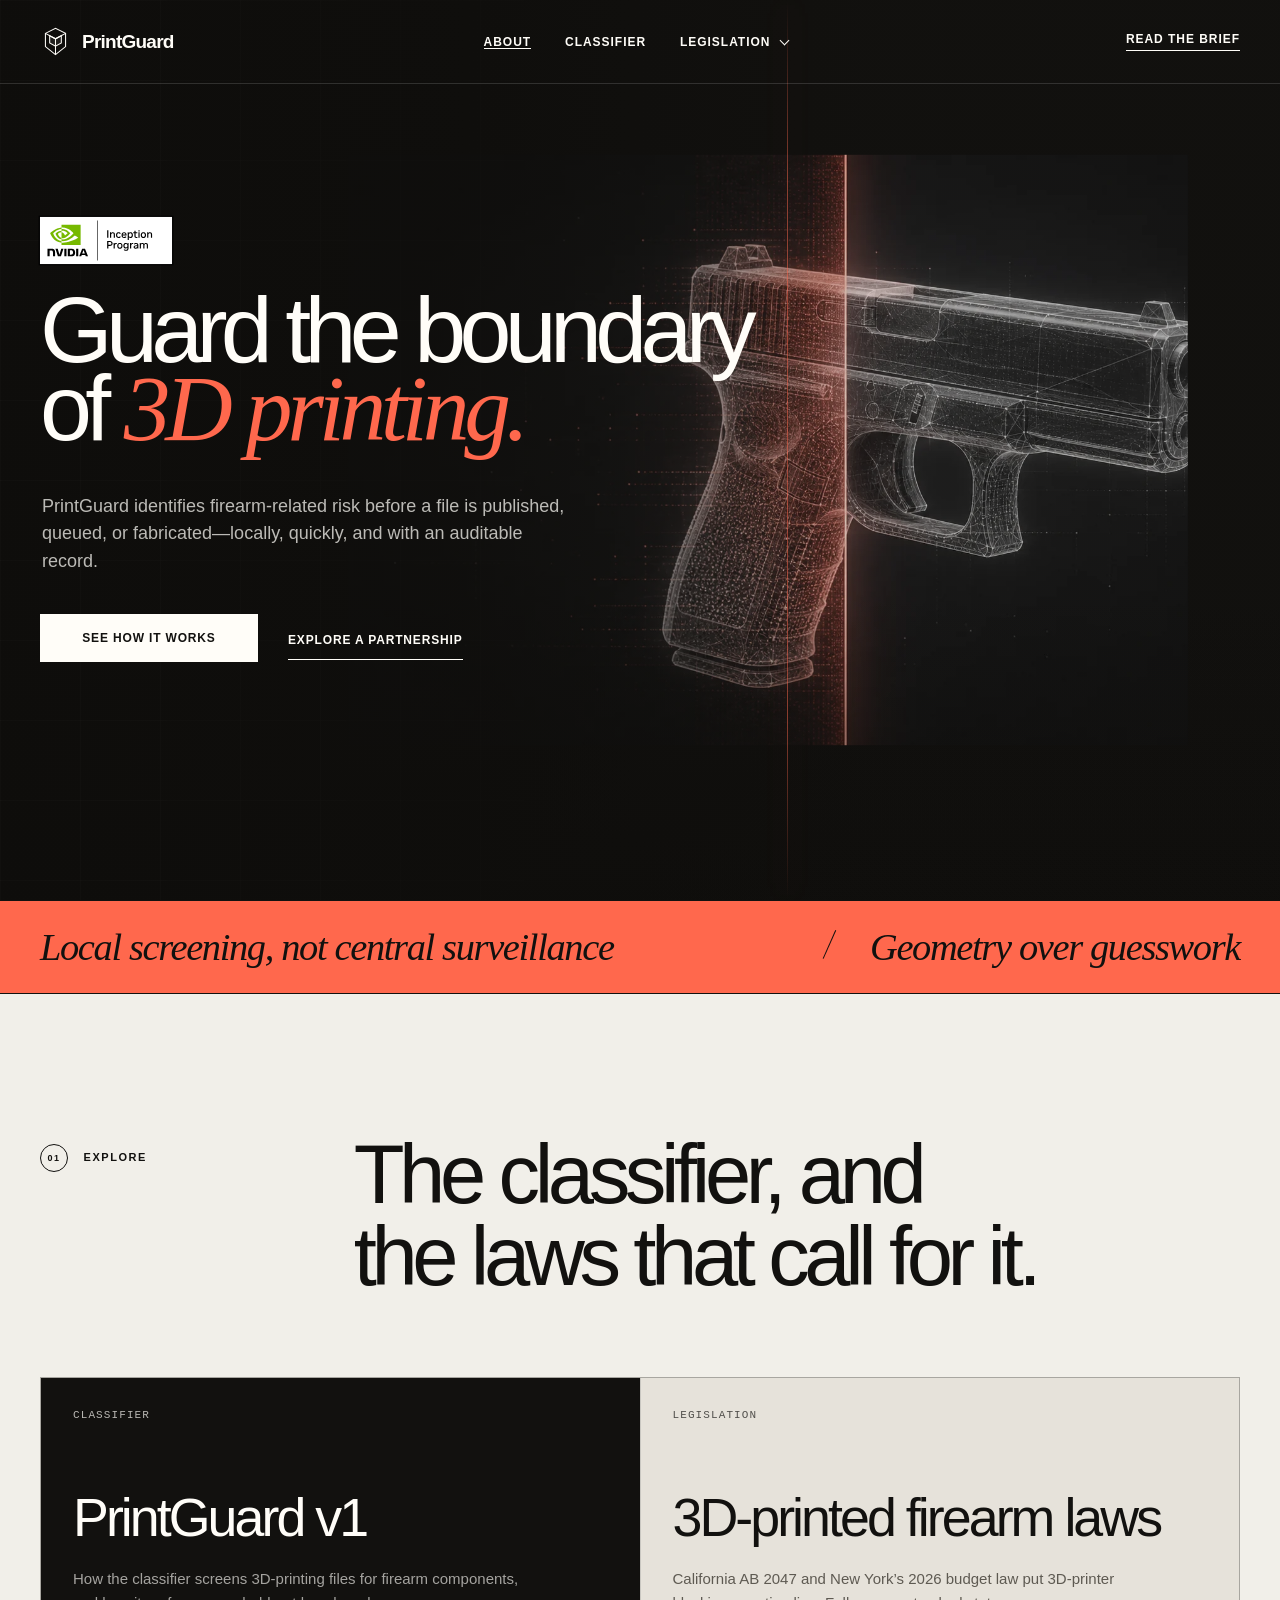
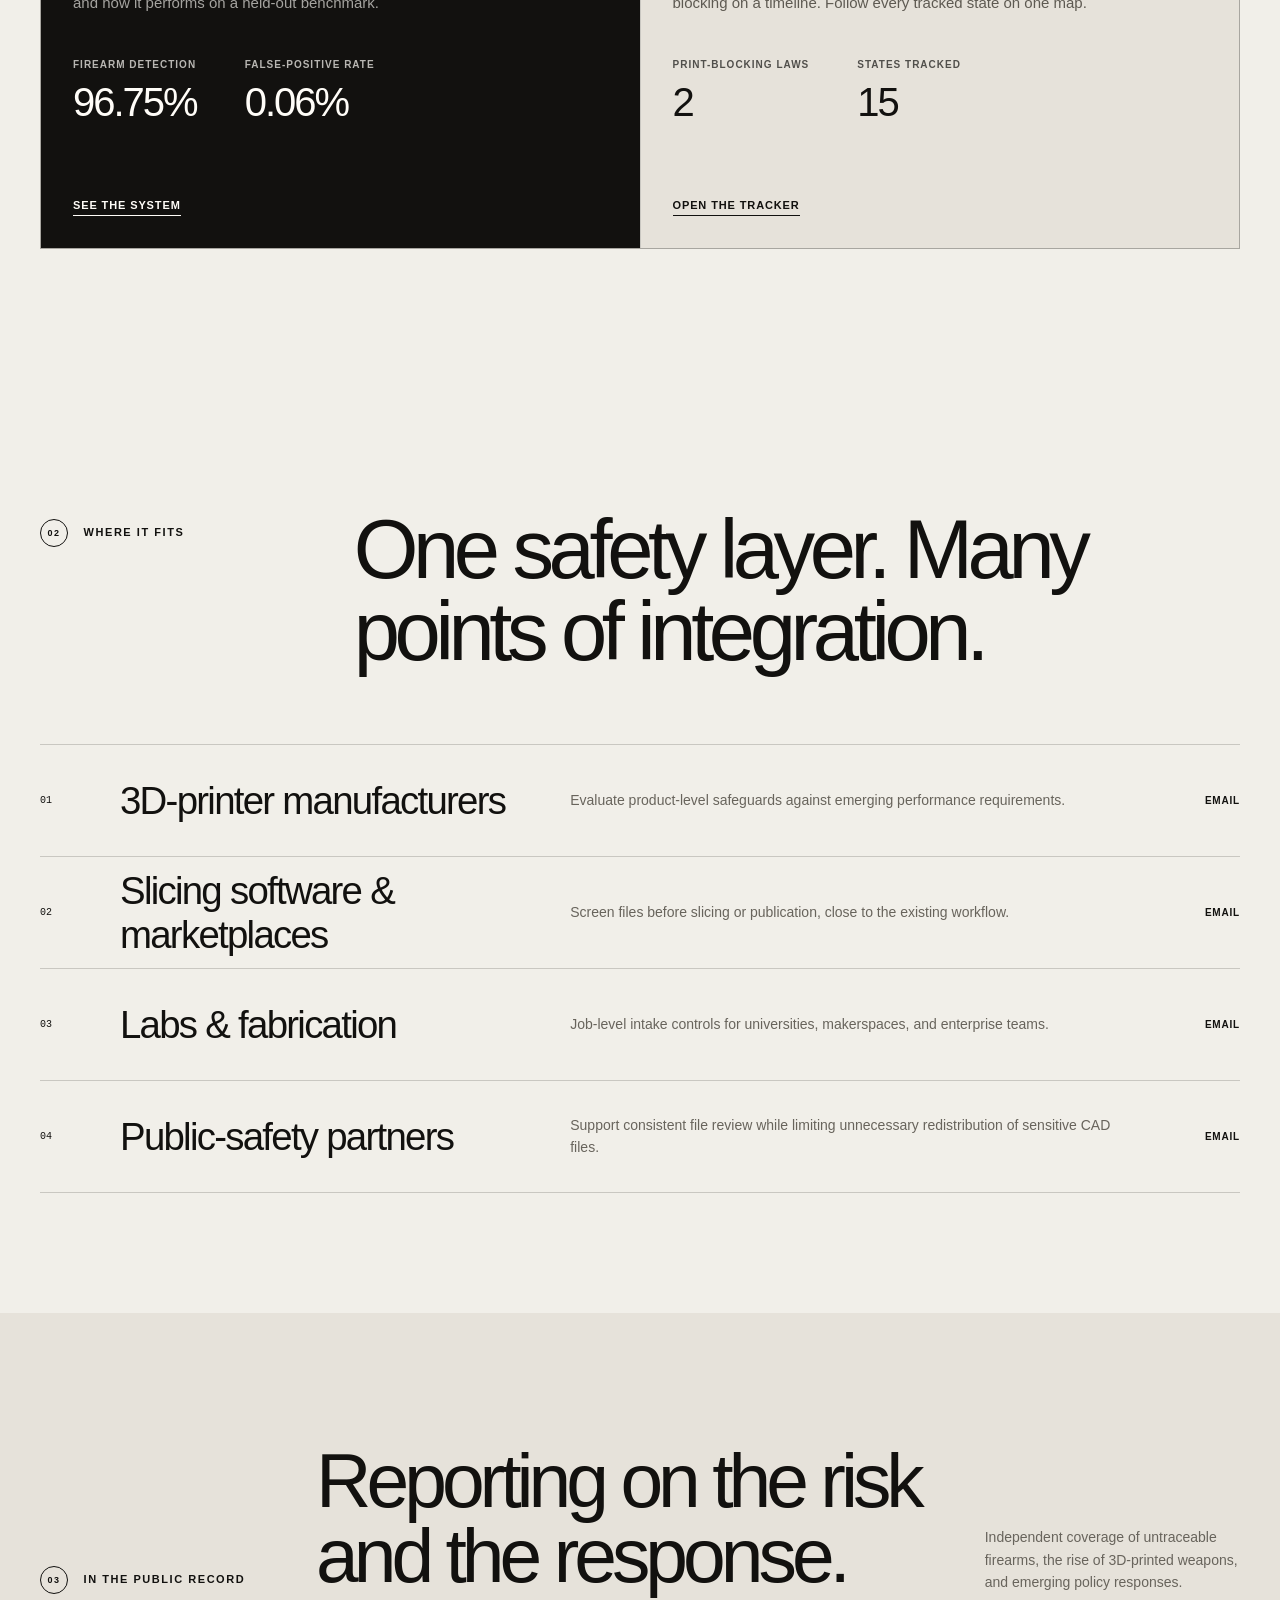
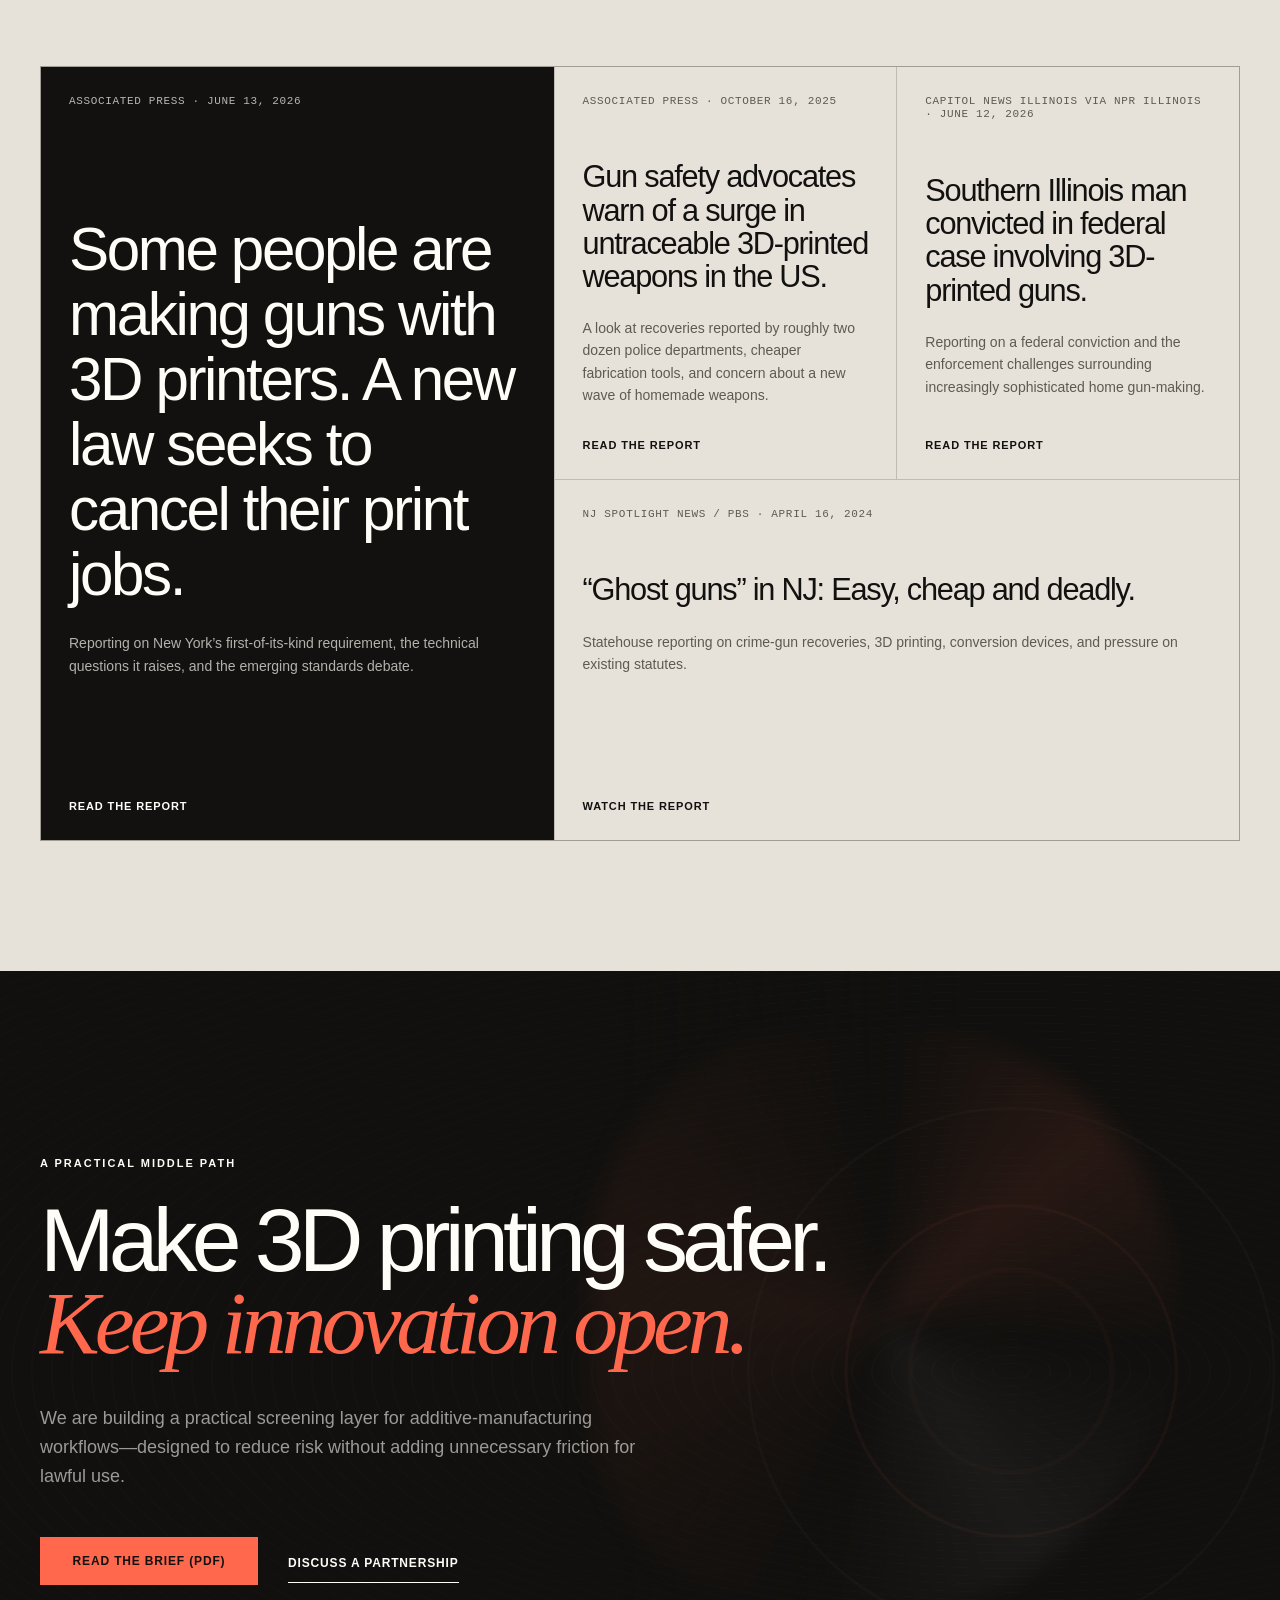
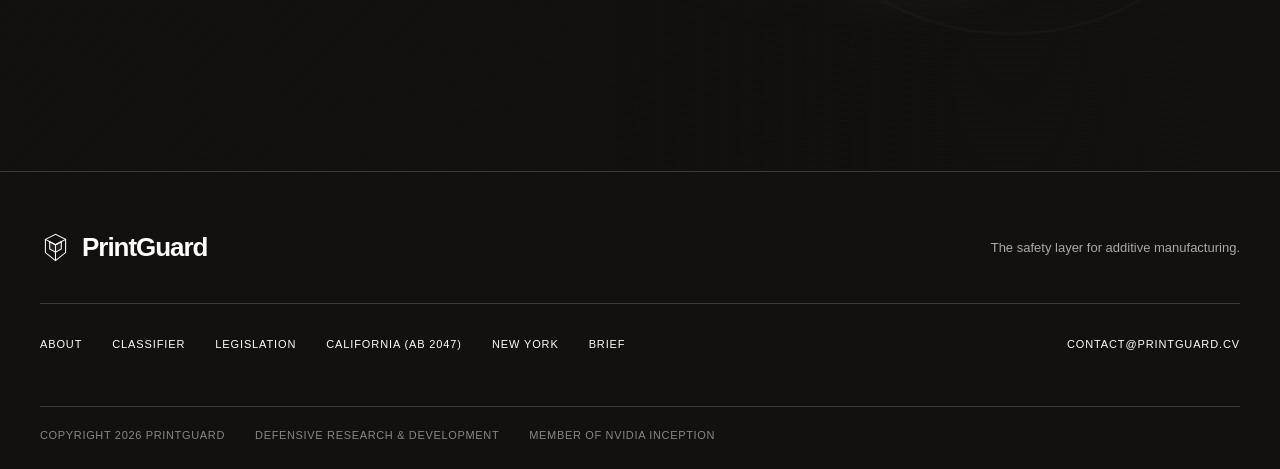
<file: index.html>
<!doctype html>
<html lang="en">
  <head>
    <meta charset="utf-8" />
    <meta name="viewport" content="width=device-width, initial-scale=1" />
    <meta
      name="description"
      content="PrintGuard helps prevent 3D-printed firearms by screening print files for gun parts before they print, with local, auditable detection."
    />
    <meta name="theme-color" content="#12110f" />
    <link rel="canonical" href="https://printguard.cv/" />
    <link rel="icon" href="assets/favicon.svg" type="image/svg+xml" />
    <link rel="apple-touch-icon" href="assets/brand/printguard-logo.png" />
    <meta property="og:site_name" content="PrintGuard" />
    <meta property="og:title" content="PrintGuard — 3D-printed firearm detection and prevention" />
    <meta
      property="og:description"
      content="Screen 3D-printing files for firearm components before they are published, queued, or printed. Local-first, auditable, and built for laws like California AB 2047."
    />
    <meta property="og:type" content="website" />
    <meta property="og:url" content="https://printguard.cv/" />
    <meta property="og:image" content="https://printguard.cv/assets/printguard-firearm-scan-hero-v2.png" />
    <meta property="og:image:alt" content="A firearm rendered as a defensive 3D geometry scan" />
    <meta name="twitter:card" content="summary_large_image" />
    <title>PrintGuard | 3D-Printed Firearm Detection &amp; Prevention</title>
    <script type="application/ld+json">
      {
        "@context": "https://schema.org",
        "@graph": [
          {
            "@type": "Organization",
            "@id": "https://printguard.cv/#organization",
            "name": "PrintGuard",
            "url": "https://printguard.cv/",
            "logo": "https://printguard.cv/assets/brand/printguard-logo.png",
            "email": "contact@printguard.cv",
            "description": "PrintGuard builds firearm-detection and print-blocking software that screens 3D-printing files for firearm components before they print."
          },
          {
            "@type": "WebSite",
            "@id": "https://printguard.cv/#website",
            "name": "PrintGuard",
            "url": "https://printguard.cv/",
            "publisher": { "@id": "https://printguard.cv/#organization" }
          },
          {
            "@type": "SoftwareApplication",
            "name": "PrintGuard",
            "applicationCategory": "SecurityApplication",
            "operatingSystem": "Linux",
            "description": "Local, auditable screening that detects firearm-related geometry in STL, OBJ, 3MF, AMF, and OFF files before they are published, sliced, or printed.",
            "publisher": { "@id": "https://printguard.cv/#organization" }
          }
        ]
      }
    </script>
    <script>
      document.documentElement.classList.add("js");
      if (window.location.hash === "#demo") document.documentElement.classList.add("demo-route-pending");
      if (window.location.hash === "#landscape") window.location.replace("/legislation/");
      if (["#printguardv1", "#system", "#gap", "#performance", "#foundation"].includes(window.location.hash)) {
        document.documentElement.classList.add("view-printguardv1");
      }
    </script>
    <link rel="preload" href="assets/printguard-firearm-scan-hero-v2.webp" as="image" type="image/webp" />
    <link rel="stylesheet" href="styles.css?v=25" />
    <link rel="stylesheet" href="assets/demo.css?v=11" />
  </head>
  <body>
    <!--
      With appreciation for the visual inspiration: astera.org,
      onepagelove.com/digital-original-xr, onepagelove.com/materials,
      iconiq.com, convergentresearch.org, and foundersfund.com.
    -->
    <a class="skip-link" href="#main">Skip to content</a>

    <header class="site-header" data-header>
      <a class="brand" href="/" aria-label="PrintGuard home">
        <svg class="brand-mark" viewBox="0 0 40 40" aria-hidden="true">
          <path d="M7 9.5 20 3l13 6.5v17L20 37 7 26.5Z" />
          <path d="m7 9.5 13 7 13-7M20 16.5V37" />
          <path d="m12.5 12.5 7.5 4 7.5-4v9.25L20 26l-7.5-4.25Z" />
        </svg>
        <span>PrintGuard</span>
      </a>

      <button class="menu-toggle" type="button" aria-expanded="false" aria-controls="site-nav">
        <span></span><span></span>
        <span class="sr-only">Open navigation</span>
      </button>

      <nav class="site-nav" id="site-nav" aria-label="Primary navigation">
        <a href="/" data-nav="about">About</a>
        <a href="/#printguardv1" data-nav="printguardv1">Classifier</a>
        <div class="nav-group" data-nav-group>
          <a href="/legislation/" data-nav="legislation">Legislation</a>
          <button class="nav-group-toggle" type="button" aria-expanded="false" aria-controls="nav-legislation">
            <span class="sr-only">Show legislation pages</span>
          </button>
          <div class="nav-submenu" id="nav-legislation">
            <a href="/legislation/">Map</a>
            <a href="/legislation/california-ab-2047/">California (AB 2047)</a>
            <a href="/legislation/new-york-3d-printer-law/">New York</a>
          </div>
        </div>
        <a class="mobile-nav-brief" href="/assets/PrintGuard_Brief.pdf?v=5" target="_blank" rel="noreferrer">Read the brief</a>
      </nav>

      <a class="header-cta" href="/assets/PrintGuard_Brief.pdf?v=5" target="_blank" rel="noreferrer">
        Read the brief
      </a>
    </header>

    <main id="main">
      <div class="site-view" id="about" data-view>
      <section class="hero" id="top" aria-labelledby="hero-title">
        <div class="hero-art" aria-hidden="true">
          <picture>
            <source srcset="assets/printguard-firearm-scan-hero-v2.webp" type="image/webp" />
            <img src="assets/printguard-firearm-scan-hero-v2.png" alt="" />
          </picture>
          <span class="hero-scan"></span>
          <span class="hero-grid"></span>
        </div>
        <div class="hero-shade" aria-hidden="true"></div>

        <div class="hero-content page-shell">
          <p class="hero-badge reveal" style="--delay: 0ms">
            <img src="assets/nvidia-badges/nvidia-inception-program-badge-rgb-for-screen.svg" alt="Member of the NVIDIA Inception Program" width="500" height="216" />
          </p>
          <h1 id="hero-title" class="reveal" style="--delay: 80ms">
            Guard the boundary
            <span class="hero-title-line">of <em>3D printing.</em></span>
          </h1>
          <p class="hero-intro reveal" style="--delay: 160ms">
            PrintGuard identifies firearm-related risk before a file is published, queued, or fabricated—locally,
            quickly, and with an auditable record.
          </p>
          <div class="hero-actions reveal" style="--delay: 240ms">
            <a class="button button-light" href="#printguardv1">See how it works</a>
            <a class="text-link" href="#partners">Explore a partnership</a>
          </div>
        </div>

        <div class="hero-foot page-shell reveal" style="--delay: 320ms">
          <span>Local screening</span>
          <span>Auditable decisions</span>
          <span>Practical compliance</span>
          <span class="scroll-cue">Scroll to explore <i></i></span>
        </div>
      </section>

      <section class="principle-band" aria-label="PrintGuard principles">
        <div class="principles page-shell">
          <span>Local screening, not central surveillance</span>
          <span>Geometry over guesswork</span>
        </div>
      </section>

      <section class="explore-section" id="explore" aria-labelledby="explore-title">
        <div class="page-shell">
          <div class="explore-heading">
            <p class="section-label reveal"><span>01</span> Explore</p>
            <h2 class="display-heading reveal" id="explore-title">The classifier, and the laws that call for it.</h2>
          </div>

          <div class="explore-grid">
            <a class="explore-card explore-dark reveal" href="#printguardv1">
              <span class="explore-kicker">Classifier</span>
              <h3>PrintGuard v1</h3>
              <p>How the classifier screens 3D-printing files for firearm components, and how it performs on a held-out benchmark.</p>
              <dl class="explore-stats">
                <div><dt>Firearm detection</dt><dd>96.75%</dd></div>
                <div><dt>False-positive rate</dt><dd>0.06%</dd></div>
              </dl>
              <span class="explore-link">See the system</span>
            </a>
            <a class="explore-card reveal" style="--delay: 80ms" href="/legislation/">
              <span class="explore-kicker">Legislation</span>
              <h3>3D-printed firearm laws</h3>
              <p>California AB 2047 and New York&rsquo;s 2026 budget law put 3D-printer blocking on a timeline. Follow every tracked state on one map.</p>
              <dl class="explore-stats">
                <div><dt>Print-blocking laws</dt><dd>2</dd></div>
                <div><dt>States tracked</dt><dd>15</dd></div>
              </dl>
              <span class="explore-link">Open the tracker</span>
            </a>
          </div>
        </div>
      </section>

      <section class="partners-section" id="partners" aria-labelledby="partners-title">
        <div class="page-shell">
          <div class="partners-heading">
            <p class="section-label reveal"><span>02</span> Where it fits</p>
            <h2 class="display-heading reveal" id="partners-title">One safety layer. Many points of integration.</h2>
          </div>

          <div class="partner-list">
            <a class="partner-row reveal" href="mailto:contact@printguard.cv?subject=PrintGuard%20partnership%20%E2%80%94%20Printer%20OEMs">
              <span class="partner-number">01</span><h3>3D-printer manufacturers</h3>
              <p>Evaluate product-level safeguards against emerging performance requirements.</p><span class="partner-arrow">Email</span>
            </a>
            <a class="partner-row reveal" href="mailto:contact@printguard.cv?subject=PrintGuard%20partnership%20%E2%80%94%20Slicers%20and%20marketplaces">
              <span class="partner-number">02</span><h3>Slicing software &amp; marketplaces</h3>
              <p>Screen files before slicing or publication, close to the existing workflow.</p><span class="partner-arrow">Email</span>
            </a>
            <a class="partner-row reveal" href="mailto:contact@printguard.cv?subject=PrintGuard%20partnership%20%E2%80%94%20Labs%20and%20fabrication">
              <span class="partner-number">03</span><h3>Labs &amp; fabrication</h3>
              <p>Job-level intake controls for universities, makerspaces, and enterprise teams.</p><span class="partner-arrow">Email</span>
            </a>
            <a class="partner-row reveal" href="mailto:contact@printguard.cv?subject=PrintGuard%20partnership%20%E2%80%94%20Public%20safety">
              <span class="partner-number">04</span><h3>Public-safety partners</h3>
              <p>Support consistent file review while limiting unnecessary redistribution of sensitive CAD files.</p><span class="partner-arrow">Email</span>
            </a>
          </div>
        </div>
      </section>

      <section class="reading-section" id="reading" aria-labelledby="reading-title">
        <div class="page-shell">
          <div class="reading-heading">
            <p class="section-label reveal"><span>03</span> In the public record</p>
            <h2 class="display-heading reveal" id="reading-title">Reporting on the risk and the response.</h2>
            <p class="reveal">
              Independent coverage of untraceable firearms, the rise of 3D-printed weapons, and emerging policy
              responses.
            </p>
          </div>

          <div class="article-grid">
            <a class="article-card feature-article reveal" href="https://apnews.com/article/737b48cd483da5394076bc99d94619ca" target="_blank" rel="noreferrer">
              <span class="article-source">Associated Press · June 13, 2026</span>
              <h3>Some people are making guns with 3D printers. A new law seeks to cancel their print jobs.</h3>
              <p>Reporting on New York’s first-of-its-kind requirement, the technical questions it raises, and the emerging standards debate.</p>
              <span class="article-link">Read the report</span>
              <span class="sr-only">Opens in a new tab</span>
            </a>
            <a class="article-card reveal" href="https://apnews.com/article/0f22ec981a29a31d9a72d0f8b32d0b22" target="_blank" rel="noreferrer">
              <span class="article-source">Associated Press · October 16, 2025</span>
              <h3>Gun safety advocates warn of a surge in untraceable 3D-printed weapons in the US.</h3>
              <p>A look at recoveries reported by roughly two dozen police departments, cheaper fabrication tools, and concern about a new wave of homemade weapons.</p>
              <span class="article-link">Read the report</span>
              <span class="sr-only">Opens in a new tab</span>
            </a>
            <a class="article-card reveal" href="https://www.nprillinois.org/southern-il-area/2026-06-12/southern-illinois-man-convicted-in-federal-case-involving-3d-printed-guns" target="_blank" rel="noreferrer">
              <span class="article-source">Capitol News Illinois via NPR Illinois · June 12, 2026</span>
              <h3>Southern Illinois man convicted in federal case involving 3D-printed guns.</h3>
              <p>Reporting on a federal conviction and the enforcement challenges surrounding increasingly sophisticated home gun-making.</p>
              <span class="article-link">Read the report</span>
              <span class="sr-only">Opens in a new tab</span>
            </a>
            <a class="article-card reveal" href="https://www.pbs.org/video/sci-firearms-hearing-1713296785/" target="_blank" rel="noreferrer">
              <span class="article-source">NJ Spotlight News / PBS · April 16, 2024</span>
              <h3>“Ghost guns” in NJ: Easy, cheap and deadly.</h3>
              <p>Statehouse reporting on crime-gun recoveries, 3D printing, conversion devices, and pressure on existing statutes.</p>
              <span class="article-link">Watch the report</span>
              <span class="sr-only">Opens in a new tab</span>
            </a>
          </div>
        </div>
      </section>

      <section class="closing-section" id="closing" aria-labelledby="closing-title">
        <div class="closing-art" aria-hidden="true"></div>
        <div class="page-shell closing-content">
          <p class="eyebrow reveal">A practical middle path</p>
          <h2 class="reveal" id="closing-title">Make 3D printing safer.<br /><em>Keep innovation open.</em></h2>
          <p class="reveal">
            We are building a practical screening layer for additive-manufacturing workflows—designed to reduce risk
            without adding unnecessary friction for lawful use.
          </p>
          <div class="closing-actions reveal">
            <a class="button button-coral" href="assets/PrintGuard_Brief.pdf?v=5" target="_blank" rel="noreferrer">
              Read the brief (PDF)<span class="sr-only"> Opens in a new tab</span>
            </a>
            <a class="text-link light" href="mailto:contact@printguard.cv?subject=PrintGuard%20partnership">
              Discuss a partnership
            </a>
          </div>
        </div>
      </section>
      </div>

      <div class="site-view" id="printguardv1" data-view data-view-title="PrintGuard v1 | Firearm Classifier for 3D-Printing Files">
      <section class="page-intro" aria-labelledby="classifier-title">
        <div class="page-shell page-intro-grid">
          <div>
          <p class="eyebrow page-eyebrow reveal">Classifier</p>
          <h1 class="page-title reveal" id="classifier-title" style="--delay: 60ms">PrintGuard v1</h1>
          <p class="page-lede reveal" style="--delay: 120ms">
            A geometry classifier that screens 3D-printing files for firearm components before they are published,
            sliced, or printed. It reads the shape of the mesh rather than the filename, and keeps an auditable record
            of every decision.
          </p>
          <nav class="page-jump reveal" style="--delay: 180ms" aria-label="On this page">
            <a href="#system">The system</a><a href="#gap">The gap</a><a href="#performance">Benchmark</a><a href="#foundation">Evidence</a>
          </nav>
          </div>
          <dl class="intro-stats reveal" style="--delay: 240ms" aria-label="PrintGuard v1 benchmark, July 2026">
            <div><dt>Firearm detection</dt><dd>96.75%</dd></div>
            <div><dt>False-positive rate</dt><dd>0.06%</dd></div>
            <div><dt>Per-file scoring</dt><dd>&lt;1 sec</dd></div>
            <div><dt>Held-out test files</dt><dd>10,000</dd></div>
          </dl>
        </div>
      </section>

      <section class="system-section" id="system" aria-labelledby="system-title">
        <div class="page-shell">
          <div class="system-heading">
            <p class="section-label reveal"><span>01</span> The system</p>
            <div>
              <h2 class="display-heading reveal" id="system-title">A software safety layer between every file and the printer.</h2>
              <p class="system-intro reveal">
                PrintGuard can run as a cloud service called through an API or directly on printer hardware. Either
                way, the same classifier screens each file before fabrication and only releases jobs that clear the
                configured firearm-part policy.
              </p>
            </div>
          </div>

          <div class="system-architecture reveal" aria-label="PrintGuard deployment and pre-print screening flow">
            <div class="architecture-topline">
              <span>PG / DEPLOYMENT PATH</span>
              <span class="live-state"><i></i> Screening gate · before motion</span>
            </div>

            <div class="architecture-flow">
              <article class="architecture-node ingress-node">
                <span class="architecture-code">01 / Intercept</span>
                <div class="file-cube" aria-hidden="true"><i></i><i></i><i></i></div>
                <h3>File queued to print</h3>
                <p>The safety check starts before the job reaches the fabrication controller.</p>
                <code>print_job.3mf</code>
              </article>

              <span class="flow-arrow" aria-hidden="true"></span>

              <div class="deployment-paths">
                <p>02 / Choose deployment</p>
                <article class="deployment-option cloud-option">
                  <span>Cloud service</span>
                  <h3>Call through the API</h3>
                  <p>Slicers, marketplaces, and print services send the file to a managed screening endpoint.</p>
                  <code>POST /v1/classify</code>
                </article>
                <span class="deployment-or">or</span>
                <article class="deployment-option edge-option">
                  <span>Local runtime</span>
                  <h3>Run on printer hardware</h3>
                  <p>The classifier executes on the printer or local controller without sending the file to the cloud.</p>
                  <code>LOCAL / NO UPLOAD</code>
                </article>
              </div>

              <span class="flow-arrow" aria-hidden="true"></span>

              <article class="architecture-node classifier-node">
                <span class="architecture-code">03 / Classify geometry</span>
                <div class="classifier-mark" aria-hidden="true"><i></i><i></i><i></i><i></i></div>
                <h3>Check for firearm-part risk</h3>
                <p>The classifier reads the shape itself—not the filename—and scores the file before any print motion is authorized.</p>
                <div class="signal-chips" aria-label="Geometry signals used by the classifier">
                  <span>Mesh</span><span>Points</span><span>Voxels</span><span>Views</span>
                </div>
              </article>

              <span class="flow-arrow" aria-hidden="true"></span>

              <div class="outcome-paths">
                <p>04 / Enforce before print</p>
                <article class="outcome-card clear-outcome">
                  <span>Cleared</span>
                  <h3>Release to printer</h3>
                  <p>The job continues only after it clears the active classification and policy line.</p>
                </article>
                <article class="outcome-card signal-outcome">
                  <span>Firearm-part signal</span>
                  <h3>Apply configured action</h3>
                  <p>Hold, block, or route according to jurisdiction-specific rules and workflow.</p>
                </article>
              </div>
            </div>
          </div>

          <div class="system-capabilities">
            <article class="system-capability reveal">
              <span>INPUT / 01</span>
              <h3>Hardened file intake</h3>
              <p>Bounded parsers validate STL, OBJ, AMF, 3MF, and OFF files before analysis.</p>
            </article>
            <article class="system-capability reveal" style="--delay: 80ms">
              <span>SIGNAL / 02</span>
              <h3>Geometry, not filenames</h3>
              <p>Mesh statistics, point clouds, voxel occupancy, and multiview projections capture the durable shape signal.</p>
            </article>
            <article class="system-capability reveal" style="--delay: 160ms">
              <span>RECORD / 03</span>
              <h3>Auditable policy action</h3>
              <p>Scores, evidence, thresholds, and the resulting pre-print action are retained in a decision record.</p>
            </article>
          </div>
        </div>
      </section>

      <section class="gap-section dark-section" id="gap" aria-labelledby="gap-title">
        <div class="page-shell">
          <div class="gap-heading">
            <p class="section-label reveal"><span>02</span> The gap</p>
            <h2 class="display-heading reveal" id="gap-title">A geometry problem cannot be solved by a list of names.</h2>
          </div>

          <div class="gap-grid">
            <article class="gap-card reveal">
              <span class="card-index">A</span>
              <div class="failure-visual filename-visual" aria-hidden="true">
                <span>school_project_v8.stl</span>
                <span>final_final_part.stl</span>
                <span>untitled_mesh_03.stl</span>
              </div>
              <h3>Filenames are fragile</h3>
              <p>Names can be changed in seconds. Keyword filters confuse intent with a label.</p>
            </article>

            <article class="gap-card reveal" style="--delay: 80ms">
              <span class="card-index">B</span>
              <div class="failure-visual hash-visual" aria-hidden="true">
                <code>6e9a 14f3 03b8 7a21</code>
                <i></i>
                <code>911c 7d02 bb4a 19e0</code>
              </div>
              <h3>Hashes only match exact files</h3>
              <p>A small file edit produces a new hash, even when the underlying geometry is effectively unchanged.</p>
            </article>

            <article class="gap-card accent-card reveal" style="--delay: 160ms">
              <span class="card-index">C</span>
              <div class="failure-visual geometry-visual" aria-hidden="true">
                <span class="geo-orbit orbit-one"></span>
                <span class="geo-orbit orbit-two"></span>
                <svg viewBox="0 0 180 130">
                  <path d="m46 91 8-53 60-15 25 30-18 47-54 10Z" />
                  <path d="m54 38 47 26 38-11M101 64l20 36M101 64 67 110M46 91l55-27M114 23l-13 41" />
                  <circle cx="54" cy="38" r="3" /><circle cx="114" cy="23" r="3" />
                  <circle cx="139" cy="53" r="3" /><circle cx="121" cy="100" r="3" />
                  <circle cx="67" cy="110" r="3" /><circle cx="46" cy="91" r="3" />
                </svg>
              </div>
              <h3>Geometry is the durable signal</h3>
              <p>PrintGuard extracts mesh statistics, sampled points, voxel occupancy, and multiview projections from the file itself.</p>
            </article>
          </div>
        </div>
      </section>

      <section class="performance-section" id="performance" aria-labelledby="performance-title">
        <div class="page-shell">
          <div class="performance-heading">
            <p class="section-label reveal"><span>03</span> Benchmark snapshot</p>
            <h2 class="display-heading reveal" id="performance-title">Safety that works at the speed of a workflow.</h2>
            <p class="reveal">A source-separated test set of firearm designs, firearm-specific parts, dual-use parts, near-firearm duplicates, and benign 3D files.</p>
          </div>

          <div class="metric-grid">
            <article class="metric-card metric-primary reveal">
              <span class="metric-kicker">Firearm detection</span>
              <strong>96.75<sup>%</sup></strong>
              <p>Percentage of firearm files successfully flagged.</p>
            </article>
            <article class="metric-card reveal" style="--delay: 80ms">
              <span class="metric-kicker">False-positive rate</span>
              <strong>0.06<sup>%</sup></strong>
              <p>Benign files incorrectly flagged. Lower means less friction for lawful use.</p>
            </article>
            <article class="metric-card metric-small reveal" style="--delay: 160ms">
              <span class="metric-kicker">Per-file scoring</span>
              <strong><sup>&lt;</sup>1<small> sec</small></strong>
              <p>Per file, for average file sizes.</p>
            </article>
            <article class="metric-card metric-small reveal" style="--delay: 240ms">
              <span class="metric-kicker">Held-out evaluation</span>
              <strong>10,000<small> files</small></strong>
              <p>Source-separated test set.</p>
            </article>
          </div>

          <p class="benchmark-note reveal">
            <span>V1 benchmark · July 2026</span>
          </p>
        </div>
      </section>

      <section class="foundation-section dark-section" id="foundation" aria-labelledby="foundation-title">
        <div class="page-shell foundation-grid">
          <div>
            <p class="section-label reveal"><span>04</span> Built to be credible</p>
            <h2 class="display-heading reveal" id="foundation-title">Evidence before enforcement.</h2>
          </div>
          <div class="foundation-copy reveal">
            <p>
              PrintGuard is built around documented datasets, source-separated testing, clear audit records, and
              human review.
            </p>
          </div>

          <div class="asset-ledger">
            <article class="ledger-stat reveal">
              <span>01 / Training foundation</span><strong>113,368</strong><p>mesh rows in the binary training manifest</p>
            </article>
            <article class="ledger-stat reveal" style="--delay: 60ms">
              <span>02 / Lawful lookalikes</span><strong>99,848</strong><p>benign mechanical examples selected to challenge the classifier</p>
            </article>
            <article class="ledger-stat reveal" style="--delay: 120ms">
              <span>03 / Restricted evidence</span><strong>13,520</strong><p>positive mesh examples from authorized channels</p>
            </article>
          </div>

          <div class="trust-grid">
            <article class="trust-card reveal">
              <svg viewBox="0 0 48 48" aria-hidden="true"><circle cx="24" cy="24" r="17"/><path d="M16 25.5 21 30l11-13"/></svg>
              <h3>Local-first</h3>
              <p>Screening can happen where files already live, without centralizing every design.</p>
            </article>
            <article class="trust-card reveal" style="--delay: 60ms">
              <svg viewBox="0 0 48 48" aria-hidden="true"><path d="M13 8h17l6 6v26H13Z"/><path d="M30 8v7h6M18 23h13M18 29h13M18 35h8"/></svg>
              <h3>Auditable by design</h3>
              <p>Hashes, model scores, evidence, and decisions create a reviewable record.</p>
            </article>
            <article class="trust-card reveal" style="--delay: 120ms">
              <svg viewBox="0 0 48 48" aria-hidden="true"><path d="M24 7v34M7 24h34"/><circle cx="24" cy="24" r="10"/></svg>
              <h3>Human where it matters</h3>
              <p>Ambiguous and high-impact decisions can move into a review workflow.</p>
            </article>
            <article class="trust-card reveal" style="--delay: 180ms">
              <svg viewBox="0 0 48 48" aria-hidden="true"><path d="M9 33 20 22l7 7 12-14"/><path d="M31 15h8v8"/></svg>
              <h3>Built to evolve</h3>
              <p>Models, benchmarks, and policy rules can be updated as evidence improves.</p>
            </article>
          </div>
        </div>
      </section>

      <section class="closing-section" aria-labelledby="classifier-closing-title">
        <div class="closing-art" aria-hidden="true"></div>
        <div class="page-shell closing-content">
          <p class="eyebrow reveal">Evaluate PrintGuard v1</p>
          <h2 class="reveal" id="classifier-closing-title">Put it in front of<br /><em>your file pipeline.</em></h2>
          <p class="reveal">
            We work with printer makers, slicers, marketplaces, and print services to test PrintGuard on their own
            files and workflows.
          </p>
          <div class="closing-actions reveal">
            <a class="button button-coral" href="assets/PrintGuard_Brief.pdf?v=5" target="_blank" rel="noreferrer">
              Read the brief (PDF)<span class="sr-only"> Opens in a new tab</span>
            </a>
            <a class="text-link light" href="mailto:contact@printguard.cv?subject=PrintGuard%20v1%20evaluation">
              Request an evaluation
            </a>
          </div>
        </div>
      </section>
      </div>
    </main>

    <footer class="site-footer">
      <div class="page-shell footer-grid">
        <a class="brand footer-brand" href="/" aria-label="PrintGuard home">
          <svg class="brand-mark" viewBox="0 0 40 40" aria-hidden="true">
            <path d="M7 9.5 20 3l13 6.5v17L20 37 7 26.5Z" />
            <path d="m7 9.5 13 7 13-7M20 16.5V37" />
            <path d="m12.5 12.5 7.5 4 7.5-4v9.25L20 26l-7.5-4.25Z" />
          </svg>
          <span>PrintGuard</span>
        </a>
        <p>The safety layer for additive manufacturing.</p>
        <nav aria-label="Footer navigation">
          <a href="/">About</a><a href="/#printguardv1">Classifier</a><a href="/legislation/">Legislation</a>
          <a href="/legislation/california-ab-2047/">California (AB 2047)</a><a href="/legislation/new-york-3d-printer-law/">New York</a>
          <a href="/assets/PrintGuard_Brief.pdf?v=5" target="_blank" rel="noreferrer">Brief<span class="sr-only"> (opens in a new tab)</span></a>
          <a href="mailto:contact@printguard.cv">contact@printguard.cv</a>
        </nav>
        <div class="footer-meta">
          <span>Copyright <span data-year></span> PrintGuard</span>
          <span>Defensive research &amp; development</span>
          <span>Member of NVIDIA Inception</span>
        </div>
      </div>
    </footer>

    <dialog class="pg" data-pg aria-label="PrintGuard v1 mini classifier">
      <header class="pg-head">
        <span class="brand" aria-label="PrintGuard">
          <svg class="brand-mark" viewBox="0 0 40 40" aria-hidden="true">
            <path d="M7 9.5 20 3l13 6.5v17L20 37 7 26.5Z" />
            <path d="m7 9.5 13 7 13-7M20 16.5V37" />
            <path d="m12.5 12.5 7.5 4 7.5-4v9.25L20 26l-7.5-4.25Z" />
          </svg>
          <span>PrintGuard</span>
        </span>
        <span class="pg-badge">v1 mini &middot; runs in this tab</span>
        <button class="pg-exit" type="button" data-pg-exit>Return to site</button>
      </header>

      <!-- ----------------------------------------------------------- gate -->
      <section class="pg-gate" data-pg-gate>
        <div class="pg-gate-card">
          <p class="eyebrow">Access required</p>
          <h1>PrintGuard v1&nbsp;mini</h1>
          <p>Enter the access phrase to run the classifier on your own files.</p>
          <form data-pg-gate-form>
            <label class="sr-only" for="pg-pass">Access phrase</label>
            <input id="pg-pass" type="password" data-pg-pass placeholder="&bull;&bull;&bull;&bull;&bull;&bull;&bull;&bull;&bull;&bull;&bull;&bull;"
                   autocomplete="off" autocapitalize="off" spellcheck="false" />
            <button type="submit">Enter</button>
          </form>
          <p class="pg-gate-error" data-pg-gate-error role="alert"></p>
        </div>
      </section>

      <!-- ------------------------------------------------------------ app -->
      <div class="pg-app" data-pg-app hidden>
        <div class="pg-shell">

          <!-- ---------------------------------------------------- intake -->
          <section class="pg-intake">
            <p class="eyebrow">Live classifier</p>
            <h1>Run the classifier on your own files.</h1>
            <p class="pg-intake-sub">
              Parsing, feature extraction and scoring all happen in this browser tab.
              Nothing is uploaded.
            </p>

            <div class="pg-drop" data-pg-drop tabindex="0" role="button"
                 aria-label="Choose a 3D file to classify, or drop one here">
              <svg class="pg-drop-icon" viewBox="0 0 24 24" aria-hidden="true">
                <path d="M12 16V4m0 0L7.5 8.5M12 4l4.5 4.5" stroke-linecap="round" stroke-linejoin="round" />
                <path d="M3.5 15v3.5a1.5 1.5 0 0 0 1.5 1.5h14a1.5 1.5 0 0 0 1.5-1.5V15" stroke-linecap="round" />
              </svg>
              <strong>Drop a file, or click to choose</strong>
              <span>STL, OBJ, OFF, 3MF, AMF &mdash; up to 64&nbsp;MB</span>
            </div>
            <input class="sr-only" type="file" data-pg-file accept=".stl,.obj,.off,.3mf,.amf" />

            <div class="pg-samples">
              <div class="pg-sample-group">
                <p>Benign samples</p>
                <div class="pg-chiprow" data-pg-samples-benign></div>
              </div>
              <div class="pg-sample-group">
                <p>Firearm-related samples</p>
                <div class="pg-chiprow" data-pg-samples-regulated></div>
              </div>
            </div>
            <p class="pg-samples-note">
              Firearm-related samples ship as pre-extracted feature vectors rather than
              meshes, so those runs skip the parsing step.
            </p>
          </section>

          <!-- ---------------------------------------------------- result -->
          <section class="pg-stage" data-pg-stage hidden>
            <p class="pg-error" data-pg-error hidden></p>

            <div class="pg-result" data-pg-result hidden data-state="allow">
              <div class="pg-file">
                <strong data-pg-filename></strong>
                <span data-pg-filemeta></span>
                <button class="pg-refile" type="button" data-pg-refile>Try another file</button>
              </div>

              <div class="pg-verdict">
                <div class="pg-score">
                  <span class="pg-score-label">Firearm-related score</span>
                  <p class="pg-score-value"><span data-pg-score>0.0</span><sup>%</sup></p>
                  <p class="pg-decision"><i aria-hidden="true"></i><span data-pg-decision-label></span></p>
                  <p class="pg-decision-copy" data-pg-decision-copy></p>

                  <div class="pg-band">
                    <div class="pg-band-track">
                      <span class="pg-band-zone allow">Continue</span>
                      <span class="pg-band-zone review">Human review</span>
                      <span class="pg-band-zone hold">Hold</span>
                      <span class="pg-band-marker" data-pg-marker style="left:0%"></span>
                    </div>
                    <div class="pg-band-scale"><span>0%</span><span>25%</span><span>75%</span><span>100%</span></div>
                  </div>
                </div>

                <div class="pg-pipeline">
                  <p>Pipeline</p>
                  <ol class="pg-steps">
                    <li data-pg-step><span>01</span><strong>Parse the mesh</strong><em>&mdash;</em></li>
                    <li data-pg-step><span>02</span><strong>Sample 2,048 surface points &rarr; features</strong><em>&mdash;</em></li>
                    <li data-pg-step><span>03</span><strong>Run the gradient-boosted trees</strong><em>&mdash;</em></li>
                    <li data-pg-step><span>04</span><strong>Apply policy thresholds</strong><em>&mdash;</em></li>
                  </ol>
                  <p class="pg-timing">Measured on this device: <strong data-pg-total></strong></p>
                </div>
              </div>

              <!-- ------------------------------------------ what it sees -->
              <div class="pg-vision">
                <div class="pg-vision-head">
                  <h3>What the model sees</h3>
                  <p>
                    Not your file &mdash; a normalised 2,048-point surface sample, the
                    8&times;8&times;8 occupancy grid built from it, and silhouette summaries.
                  </p>
                </div>

                <div class="pg-canvas-grid">
                  <div class="pg-panel">
                    <div class="pg-panel-top">
                      <h4>Geometry</h4>
                      <div class="pg-views">
                        <button type="button" data-pg-mode="mesh" aria-pressed="true">Mesh</button>
                        <button type="button" data-pg-mode="points" aria-pressed="false">2,048 points</button>
                        <button type="button" data-pg-mode="voxels" aria-pressed="false">Voxels</button>
                      </div>
                    </div>
                    <canvas data-pg-scene role="img" aria-label="View of the analysed geometry"></canvas>
                    <p class="pg-canvas-foot">
                      <span data-pg-voxel-fill></span><span>Drag to rotate</span>
                    </p>
                  </div>

                  <div class="pg-panel">
                    <div class="pg-panel-top">
                      <h4>Where the trees looked</h4>
                      <span>share of tree output</span>
                    </div>
                    <div data-pg-attrib></div>
                  </div>
                </div>

                <p class="pg-vision-note">
                  Each tree&rsquo;s output is attributed to the features it tested on the way to
                  its leaf, then grouped. It shows where the model looked &mdash; it is not a
                  Shapley value and does not prove causation.
                </p>
              </div>
            </div>
            <p class="sr-only" aria-live="polite" data-pg-live></p>
          </section>

          <!-- ------------------------------------------------ model card -->
          <section class="pg-about">
            <p class="eyebrow">Model card</p>
            <p class="pg-about-lede">
              This is the reduced build that fits in a browser. It detects firearm-related
              geometry <strong>less well than the deployed classifier</strong>, which reads mesh
              topology, convexity and mass properties that cannot be computed in JavaScript.
              The figures below describe this build only.
            </p>

            <div class="pg-card-grid">
              <div class="pg-card-cell">
                <h4>Ranking quality (AUC)</h4>
                <strong>0.958</strong>
                <p>On 751 held-out files &mdash; 400 regulated, 351 benign &mdash; sharing no source group with the training set.</p>
              </div>
              <div class="pg-card-cell">
                <h4>At the 25% line</h4>
                <strong>75% / 8.5%</strong>
                <p>Recall of regulated parts against false positives on benign parts. Below this line a job continues.</p>
              </div>
              <div class="pg-card-cell">
                <h4>At the 75% line</h4>
                <strong>62% / 4.0%</strong>
                <p>The hold line. Deployments tune both lines to the jurisdiction and the cost of stopping a print.</p>
              </div>
              <div class="pg-card-cell">
                <h4>Model fingerprint</h4>
                <strong data-pg-fingerprint>&mdash;</strong>
                <p>First 12 hex of the SHA-256 of the source model this bundle was exported from.</p>
              </div>
            </div>

            <p class="pg-specs">
              <span data-pg-featcount>869</span> geometry features
              &middot; <span data-pg-treecount>198</span> decision trees
              &middot; <span data-pg-rows>14,171</span> files behind the training set
            </p>

            <table class="pg-table">
              <thead>
                <tr><th>&nbsp;</th><th>v1 mini &mdash; this page</th><th>PrintGuard, deployed</th></tr>
              </thead>
              <tbody>
                <tr>
                  <th scope="row">Model</th>
                  <td class="pg-mini-col" data-label="v1 mini">One binary classifier, 198 trees</td>
                  <td data-label="Deployed">Hierarchical: risk, then part type, then firearm platform family</td>
                </tr>
                <tr>
                  <th scope="row">Answer</th>
                  <td class="pg-mini-col" data-label="v1 mini">A firearm-related probability</td>
                  <td data-label="Deployed">Probability, part type, platform family, and an explicit &ldquo;unknown&rdquo; abstention</td>
                </tr>
                <tr>
                  <th scope="row">Detection rate</th>
                  <td class="pg-mini-col" data-label="v1 mini">75% of regulated parts at 8.5% false positives; 19% if held to a 1% false-positive budget</td>
                  <td data-label="Deployed">Substantially higher, and the gap widens as the false-positive budget tightens</td>
                </tr>
                <tr>
                  <th scope="row">Known files</th>
                  <td class="pg-mini-col" data-label="v1 mini">Not included</td>
                  <td data-label="Deployed">Exact SHA-256 matching plus a geometry near-match index</td>
                </tr>
                <tr>
                  <th scope="row">Input handling</th>
                  <td class="pg-mini-col" data-label="v1 mini">Single mesh files</td>
                  <td data-label="Deployed">Sandboxed parsing with archive, memory and timeout limits</td>
                </tr>
                <tr>
                  <th scope="row">Runs on</th>
                  <td class="pg-mini-col" data-label="v1 mini">This browser tab</td>
                  <td data-label="Deployed">Offline Linux service: printer-side sidecar or laptop, via CLI, Python or local HTTP</td>
                </tr>
              </tbody>
            </table>
          </section>

          <footer class="pg-foot">
            <span>PrintGuard v1 mini &middot; exported from <span data-pg-fingerprint>&mdash;</span></span>
            <a href="mailto:contact@printguard.cv">contact@printguard.cv</a>
          </footer>
        </div>
      </div>
    </dialog>

    <script src="assets/printguard-engine.js?v=1"></script>
    <script src="assets/printguard-model-mini.js?v=1"></script>
    <script src="assets/printguard-fixtures.js?v=1"></script>
    <script src="script.js?v=14"></script>
    <script src="assets/demo.js?v=17"></script>
  </body>
</html>
</file>
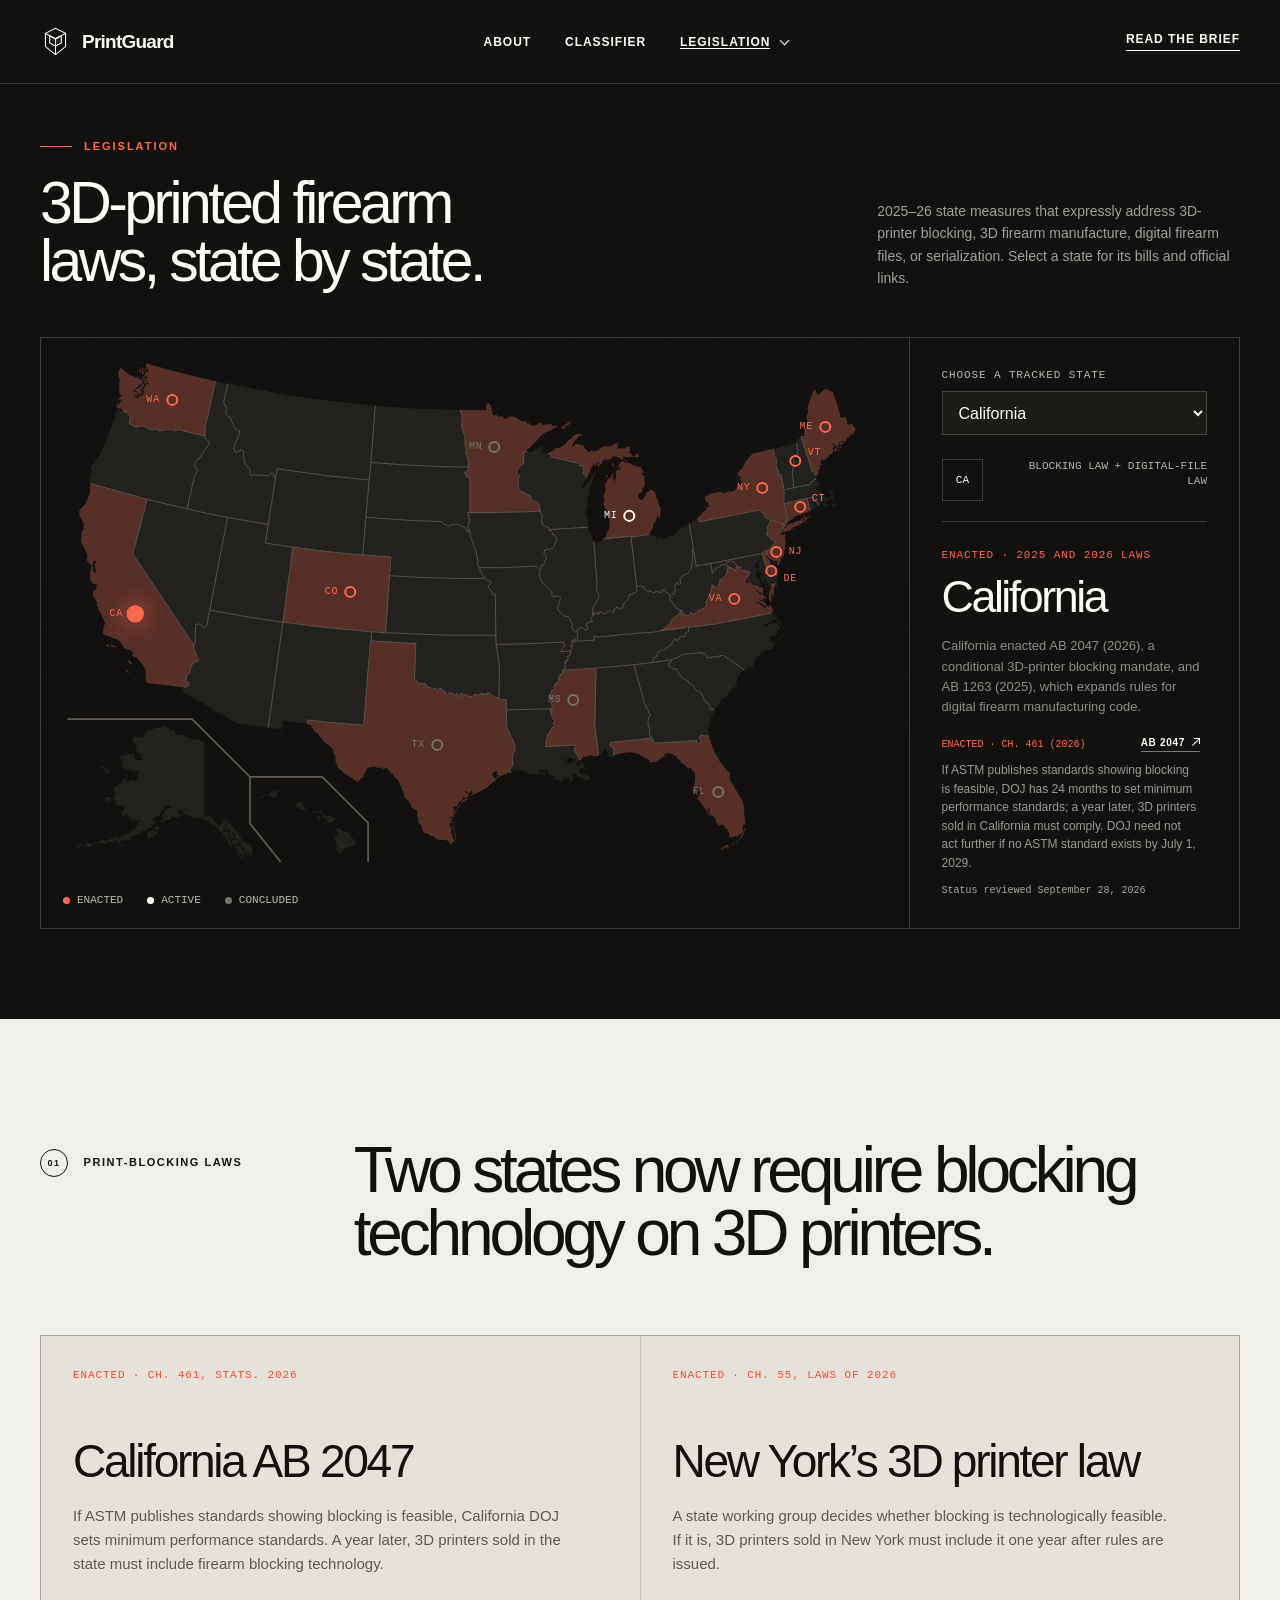
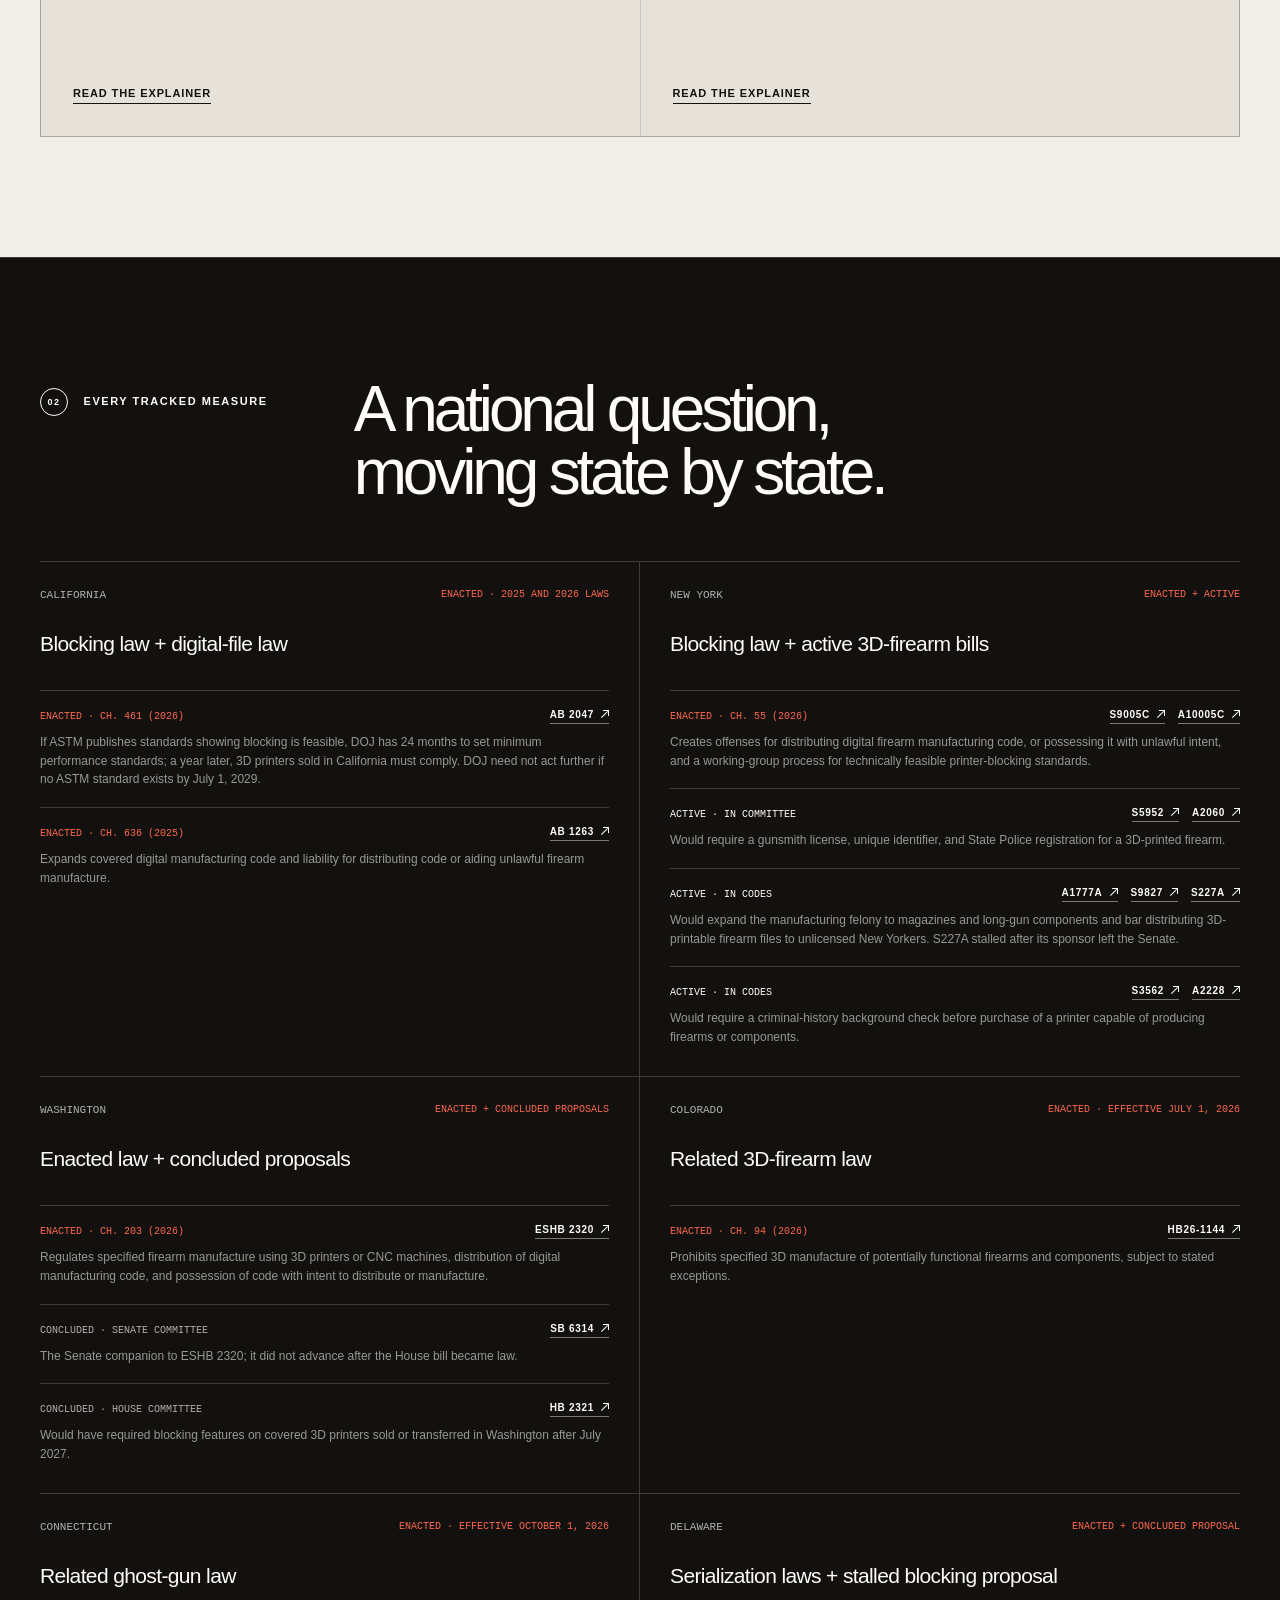
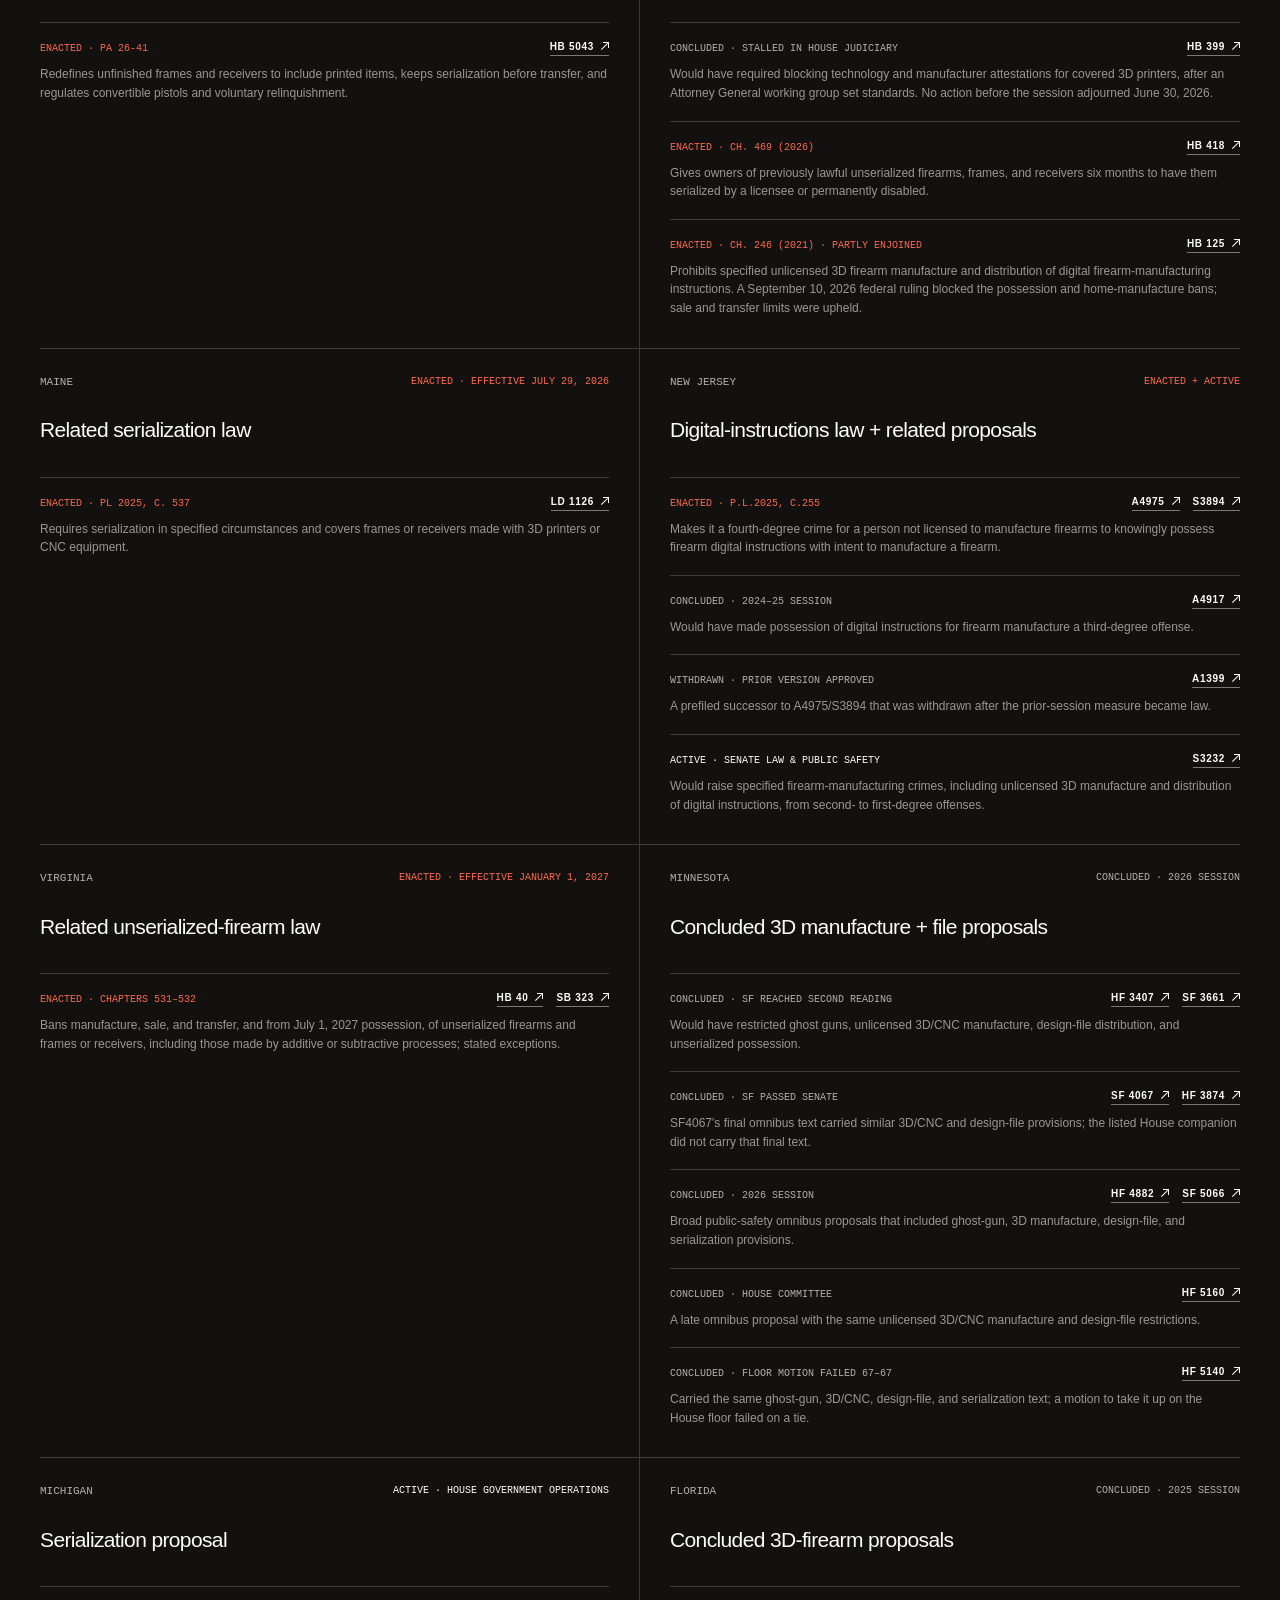
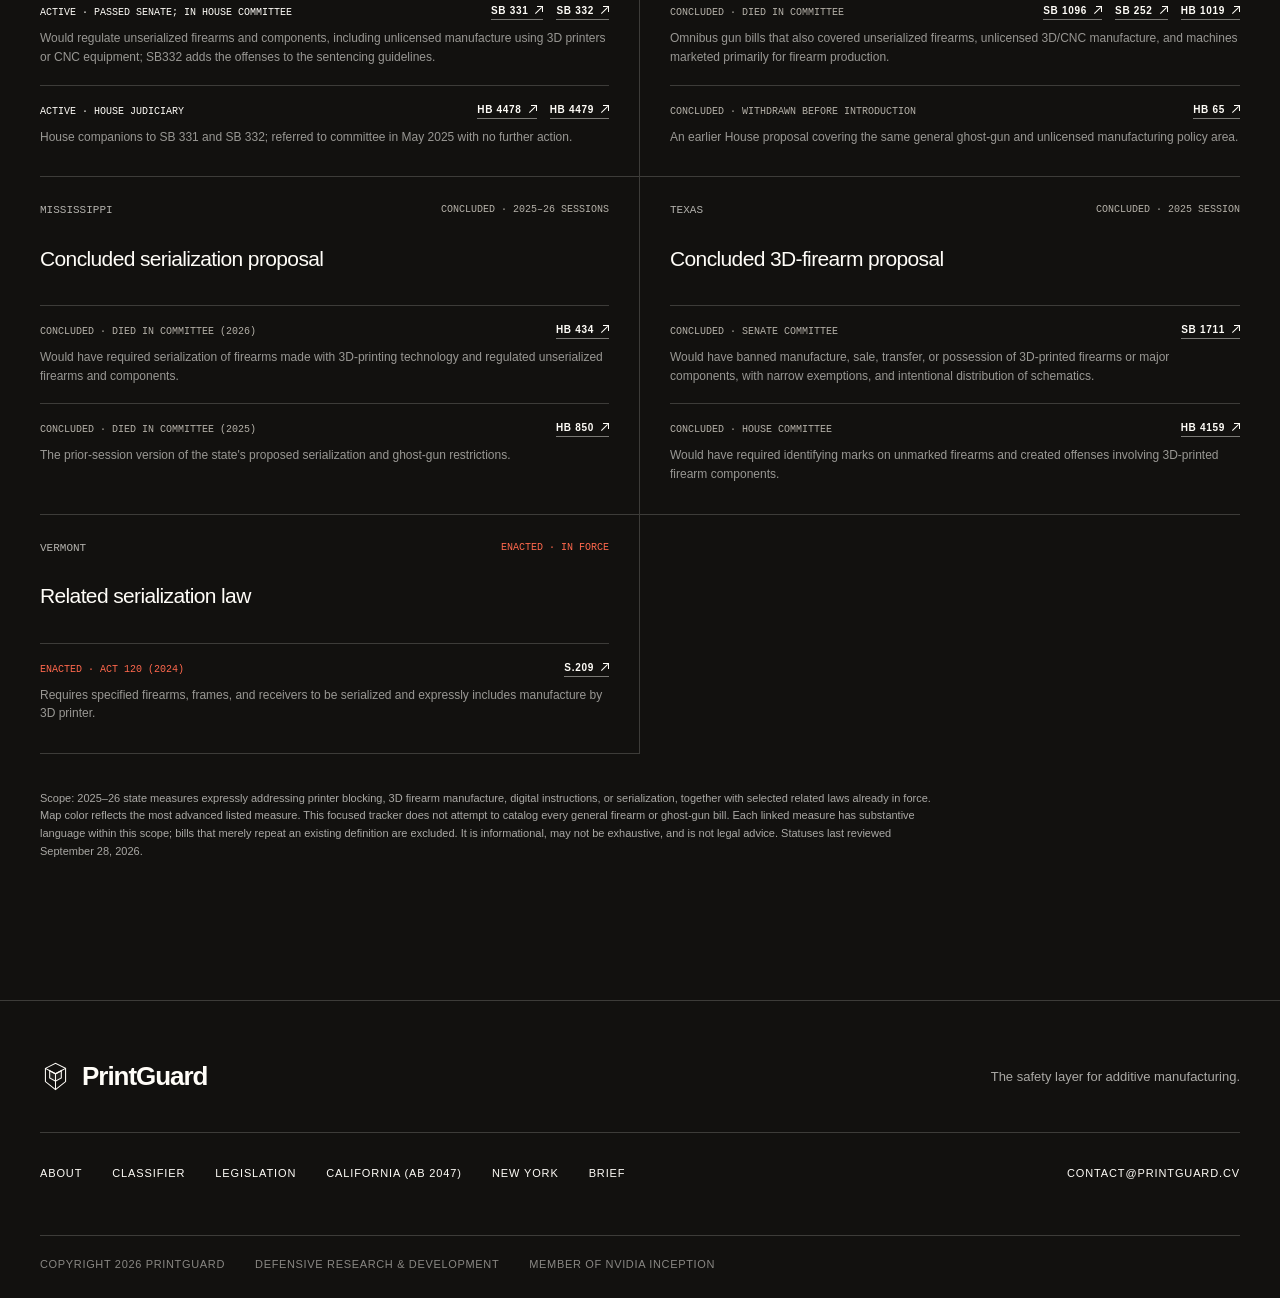
<file: legislation/index.html>
<!doctype html>
<html lang="en">
  <head>
    <meta charset="utf-8" />
    <meta name="viewport" content="width=device-width, initial-scale=1" />
    <meta name="description" content="Track 3D-printed firearm and 3D-printer blocking laws in 15 states, including California AB 2047 and New York&rsquo;s 2026 law, with statuses and bill links." />
    <meta name="theme-color" content="#12110f" />
    <link rel="canonical" href="https://printguard.cv/legislation/" />
    <link rel="icon" href="/assets/favicon.svg" type="image/svg+xml" />
    <link rel="apple-touch-icon" href="/assets/brand/printguard-logo.png" />
    <meta property="og:site_name" content="PrintGuard" />
    <meta property="og:title" content="3D-Printed Firearm Laws by State | PrintGuard" />
    <meta property="og:description" content="Track 3D-printed firearm and 3D-printer blocking laws in 15 states, including California AB 2047 and New York&rsquo;s 2026 law, with statuses and bill links." />
    <meta property="og:type" content="website" />
    <meta property="og:url" content="https://printguard.cv/legislation/" />
    <meta property="og:image" content="https://printguard.cv/assets/printguard-firearm-scan-hero-v2.png" />
    <meta property="og:image:alt" content="A firearm rendered as a defensive 3D geometry scan" />
    <meta name="twitter:card" content="summary_large_image" />
    <title>3D-Printed Firearm Laws by State | PrintGuard</title>
    <script type="application/ld+json">
{
  "@context": "https://schema.org",
  "@graph": [
    {
      "@type": "CollectionPage",
      "@id": "https://printguard.cv/legislation/#page",
      "name": "3D-printed firearm legislation tracker",
      "url": "https://printguard.cv/legislation/",
      "description": "State-by-state tracker of 2025–26 laws and bills on 3D-printer blocking technology, 3D-printed firearms, digital firearm files, and serialization.",
      "publisher": {
        "@id": "https://printguard.cv/#organization"
      }
    },
    {
      "@type": "Organization",
      "@id": "https://printguard.cv/#organization",
      "name": "PrintGuard",
      "url": "https://printguard.cv/"
    },
    {
      "@type": "BreadcrumbList",
      "itemListElement": [
        {
          "@type": "ListItem",
          "position": 1,
          "name": "PrintGuard",
          "item": "https://printguard.cv/"
        },
        {
          "@type": "ListItem",
          "position": 2,
          "name": "Legislation",
          "item": "https://printguard.cv/legislation/"
        }
      ]
    }
  ]
}
    </script>
    <script>document.documentElement.classList.add("js");</script>
    <link rel="stylesheet" href="/styles.css?v=25" />
  </head>
  <body>
    <a class="skip-link" href="#main">Skip to content</a>

    <header class="site-header" data-header>
      <a class="brand" href="/" aria-label="PrintGuard home">
        <svg class="brand-mark" viewBox="0 0 40 40" aria-hidden="true">
          <path d="M7 9.5 20 3l13 6.5v17L20 37 7 26.5Z" />
          <path d="m7 9.5 13 7 13-7M20 16.5V37" />
          <path d="m12.5 12.5 7.5 4 7.5-4v9.25L20 26l-7.5-4.25Z" />
        </svg>
        <span>PrintGuard</span>
      </a>

      <button class="menu-toggle" type="button" aria-expanded="false" aria-controls="site-nav">
        <span></span><span></span>
        <span class="sr-only">Open navigation</span>
      </button>

      <nav class="site-nav" id="site-nav" aria-label="Primary navigation">
        <a href="/" data-nav="about">About</a>
        <a href="/#printguardv1" data-nav="printguardv1">Classifier</a>
        <div class="nav-group" data-nav-group>
          <a href="/legislation/" data-nav="legislation" aria-current="page">Legislation</a>
          <button class="nav-group-toggle" type="button" aria-expanded="false" aria-controls="nav-legislation">
            <span class="sr-only">Show legislation pages</span>
          </button>
          <div class="nav-submenu" id="nav-legislation">
            <a href="/legislation/" aria-current="page">Map</a>
            <a href="/legislation/california-ab-2047/">California (AB 2047)</a>
            <a href="/legislation/new-york-3d-printer-law/">New York</a>
          </div>
        </div>
        <a class="mobile-nav-brief" href="/assets/PrintGuard_Brief.pdf?v=5" target="_blank" rel="noreferrer">Read the brief</a>
      </nav>

      <a class="header-cta" href="/assets/PrintGuard_Brief.pdf?v=5" target="_blank" rel="noreferrer">
        Read the brief
      </a>
    </header>

    <main id="main">
      <section class="landscape-section dark-section legislation-top" id="landscape" aria-labelledby="legislation-title">
        <div class="page-shell">
          <div class="legislation-heading">
            <div>
              <p class="eyebrow page-eyebrow">Legislation</p>
              <h1 class="legislation-title" id="legislation-title">3D-printed firearm laws, state by state.</h1>
            </div>
            <p>
              2025&ndash;26 state measures that expressly address 3D-printer blocking, 3D firearm manufacture, digital
              firearm files, or serialization. Select a state for its bills and official links.
            </p>
          </div>

          <div class="policy-map-layout">
            <div class="policy-map" role="group" aria-label="Interactive map of tracked state policy activity">
              <span class="map-grid" aria-hidden="true"></span>
              <div class="policy-map-canvas">
                <!-- CC0 Albers-projection state map derived from Wikimedia Commons: Blank US Map (states only).svg -->
                <img class="us-outline" src="/assets/us-policy-map.svg?v=3" alt="" aria-hidden="true" />

                <button class="state-marker status-enacted active" style="--x: 8.34%; --y: 50.74%" data-policy-state="CA" type="button" aria-controls="policy-detail" aria-label="Show California policy details" aria-pressed="true"><span>CA</span><i></i></button>
                <button class="state-marker status-enacted" style="--x: 12.87%; --y: 8.47%" data-policy-state="WA" type="button" aria-controls="policy-detail" aria-label="Show Washington policy details" aria-pressed="false"><span>WA</span><i></i></button>
                <button class="state-marker status-enacted" style="--x: 34.75%; --y: 46.41%" data-policy-state="CO" type="button" aria-controls="policy-detail" aria-label="Show Colorado policy details" aria-pressed="false"><span>CO</span><i></i></button>
                <button class="state-marker status-enacted" style="--x: 92.97%; --y: 13.78%" data-policy-state="ME" type="button" aria-controls="policy-detail" aria-label="Show Maine policy details" aria-pressed="false"><span>ME</span><i></i></button>
                <button class="state-marker status-enacted marker-tight" style="--x: 89.36%; --y: 20.45%" data-policy-state="VT" type="button" aria-controls="policy-detail" aria-label="Show Vermont policy details" aria-pressed="false"><span>VT</span><i></i></button>
                <button class="state-marker status-enacted" style="--x: 85.30%; --y: 25.89%" data-policy-state="NY" type="button" aria-controls="policy-detail" aria-label="Show New York policy details" aria-pressed="false"><span>NY</span><i></i></button>
                <button class="state-marker status-enacted marker-tight" style="--x: 89.86%; --y: 29.63%" data-policy-state="CT" type="button" aria-controls="policy-detail" aria-label="Show Connecticut policy details" aria-pressed="false"><span>CT</span><i></i></button>
                <button class="state-marker status-enacted marker-tight" style="--x: 87.02%; --y: 38.45%" data-policy-state="NJ" type="button" aria-controls="policy-detail" aria-label="Show New Jersey policy details" aria-pressed="false"><span>NJ</span><i></i></button>
                <button class="state-marker status-enacted marker-tight" style="--x: 86.38%; --y: 42.26%" data-policy-state="DE" type="button" aria-controls="policy-detail" aria-label="Show Delaware policy details" aria-pressed="false"><span>DE</span><i></i></button>
                <button class="state-marker status-enacted" style="--x: 81.82%; --y: 47.84%" data-policy-state="VA" type="button" aria-controls="policy-detail" aria-label="Show Virginia policy details" aria-pressed="false"><span>VA</span><i></i></button>
                <button class="state-marker status-concluded" style="--x: 52.43%; --y: 17.66%" data-policy-state="MN" type="button" aria-controls="policy-detail" aria-label="Show Minnesota policy details" aria-pressed="false"><span>MN</span><i></i></button>
                <button class="state-marker status-active" style="--x: 68.99%; --y: 31.35%" data-policy-state="MI" type="button" aria-controls="policy-detail" aria-label="Show Michigan policy details" aria-pressed="false"><span>MI</span><i></i></button>
                <button class="state-marker status-concluded" style="--x: 79.85%; --y: 86.17%" data-policy-state="FL" type="button" aria-controls="policy-detail" aria-label="Show Florida policy details" aria-pressed="false"><span>FL</span><i></i></button>
                <button class="state-marker status-concluded" style="--x: 62.13%; --y: 67.89%" data-policy-state="MS" type="button" aria-controls="policy-detail" aria-label="Show Mississippi policy details" aria-pressed="false"><span>MS</span><i></i></button>
                <button class="state-marker status-concluded" style="--x: 45.39%; --y: 76.88%" data-policy-state="TX" type="button" aria-controls="policy-detail" aria-label="Show Texas policy details" aria-pressed="false"><span>TX</span><i></i></button>
              </div>

              <div class="map-legend" aria-label="Status legend">
                <span><i class="status-enacted"></i> Enacted</span>
                <span><i class="status-active"></i> Active</span>
                <span><i class="status-concluded"></i> Concluded</span>
              </div>
            </div>

            <aside class="policy-detail" id="policy-detail" aria-live="polite">
              <label class="policy-select-label" for="policy-state-select">Choose a tracked state</label>
              <select class="policy-state-select" id="policy-state-select">
                <option value="CA">California</option><option value="WA">Washington</option>
                <option value="CO">Colorado</option><option value="ME">Maine</option>
                <option value="VT">Vermont</option>
                <option value="NY">New York</option><option value="CT">Connecticut</option>
                <option value="NJ">New Jersey</option><option value="DE">Delaware</option>
                <option value="VA">Virginia</option><option value="MN">Minnesota</option>
                <option value="MI">Michigan</option><option value="FL">Florida</option>
                <option value="MS">Mississippi</option><option value="TX">Texas</option>
              </select>
              <div class="detail-topline"><span data-policy-code>CA</span><i data-policy-kind>Blocking law + digital-file law</i></div>
              <p class="detail-status status-enacted" data-policy-status>Enacted · 2025 and 2026 laws</p>
              <h3 data-policy-title>California</h3>
              <p data-policy-summary>
                California enacted AB 2047 (2026), a conditional 3D-printer blocking mandate, and AB 1263 (2025),
                which expands rules for digital firearm manufacturing code.
              </p>
              <div class="policy-detail-measures" data-policy-measures aria-label="Bills in selected state"></div>
              <small data-policy-date>Status reviewed September 28, 2026</small>
            </aside>
          </div>
        </div>
      </section>

      <section class="featured-laws-section" aria-labelledby="featured-laws-title">
        <div class="page-shell">
          <div class="featured-laws-heading">
            <p class="section-label reveal"><span>01</span> Print-blocking laws</p>
            <h2 class="display-heading reveal" id="featured-laws-title">Two states now require blocking technology on 3D printers.</h2>
          </div>
          <div class="law-card-grid">
            <a class="law-card reveal" href="/legislation/california-ab-2047/">
              <span class="law-card-status">Enacted · Ch. 461, Stats. 2026</span>
              <h3>California AB 2047</h3>
              <p>If ASTM publishes standards showing blocking is feasible, California DOJ sets minimum performance standards. A year later, 3D printers sold in the state must include firearm blocking technology.</p>
              <span class="explore-link">Read the explainer</span>
            </a>
            <a class="law-card reveal" style="--delay: 80ms" href="/legislation/new-york-3d-printer-law/">
              <span class="law-card-status">Enacted · Ch. 55, Laws of 2026</span>
              <h3>New York&rsquo;s 3D printer law</h3>
              <p>A state working group decides whether blocking is technologically feasible. If it is, 3D printers sold in New York must include it one year after rules are issued.</p>
              <span class="explore-link">Read the explainer</span>
            </a>
          </div>
        </div>
      </section>

      <section class="landscape-section dark-section records-section" aria-labelledby="records-title">
        <div class="page-shell">
          <div class="records-heading">
            <p class="section-label reveal"><span>02</span> Every tracked measure</p>
            <h2 class="display-heading reveal" id="records-title">A national question, moving state by state.</h2>
          </div>

          <div class="policy-records" data-policy-records aria-label="Tracked legislation"></div>

          <p class="landscape-note reveal">
            Scope: 2025–26 state measures expressly addressing printer blocking, 3D firearm manufacture, digital
            instructions, or serialization, together with selected related laws already in force. Map color reflects
            the most advanced listed measure. This
            focused tracker does not attempt to catalog every general firearm or ghost-gun bill. Each linked measure
            has substantive language within this scope; bills that merely repeat an existing definition are excluded.
            It is informational, may not be exhaustive, and is not legal advice. Statuses last reviewed September 28, 2026.
          </p>
        </div>
      </section>
    </main>

    <footer class="site-footer">
      <div class="page-shell footer-grid">
        <a class="brand footer-brand" href="/" aria-label="PrintGuard home">
          <svg class="brand-mark" viewBox="0 0 40 40" aria-hidden="true">
            <path d="M7 9.5 20 3l13 6.5v17L20 37 7 26.5Z" />
            <path d="m7 9.5 13 7 13-7M20 16.5V37" />
            <path d="m12.5 12.5 7.5 4 7.5-4v9.25L20 26l-7.5-4.25Z" />
          </svg>
          <span>PrintGuard</span>
        </a>
        <p>The safety layer for additive manufacturing.</p>
        <nav aria-label="Footer navigation">
          <a href="/">About</a><a href="/#printguardv1">Classifier</a><a href="/legislation/">Legislation</a>
          <a href="/legislation/california-ab-2047/">California (AB 2047)</a><a href="/legislation/new-york-3d-printer-law/">New York</a>
          <a href="/assets/PrintGuard_Brief.pdf?v=5" target="_blank" rel="noreferrer">Brief<span class="sr-only"> (opens in a new tab)</span></a>
          <a href="mailto:contact@printguard.cv">contact@printguard.cv</a>
        </nav>
        <div class="footer-meta">
          <span>Copyright <span data-year></span> PrintGuard</span>
          <span>Defensive research &amp; development</span>
          <span>Member of NVIDIA Inception</span>
        </div>
      </div>
    </footer>

    <script src="/script.js?v=14"></script>
  </body>
</html>
</file>
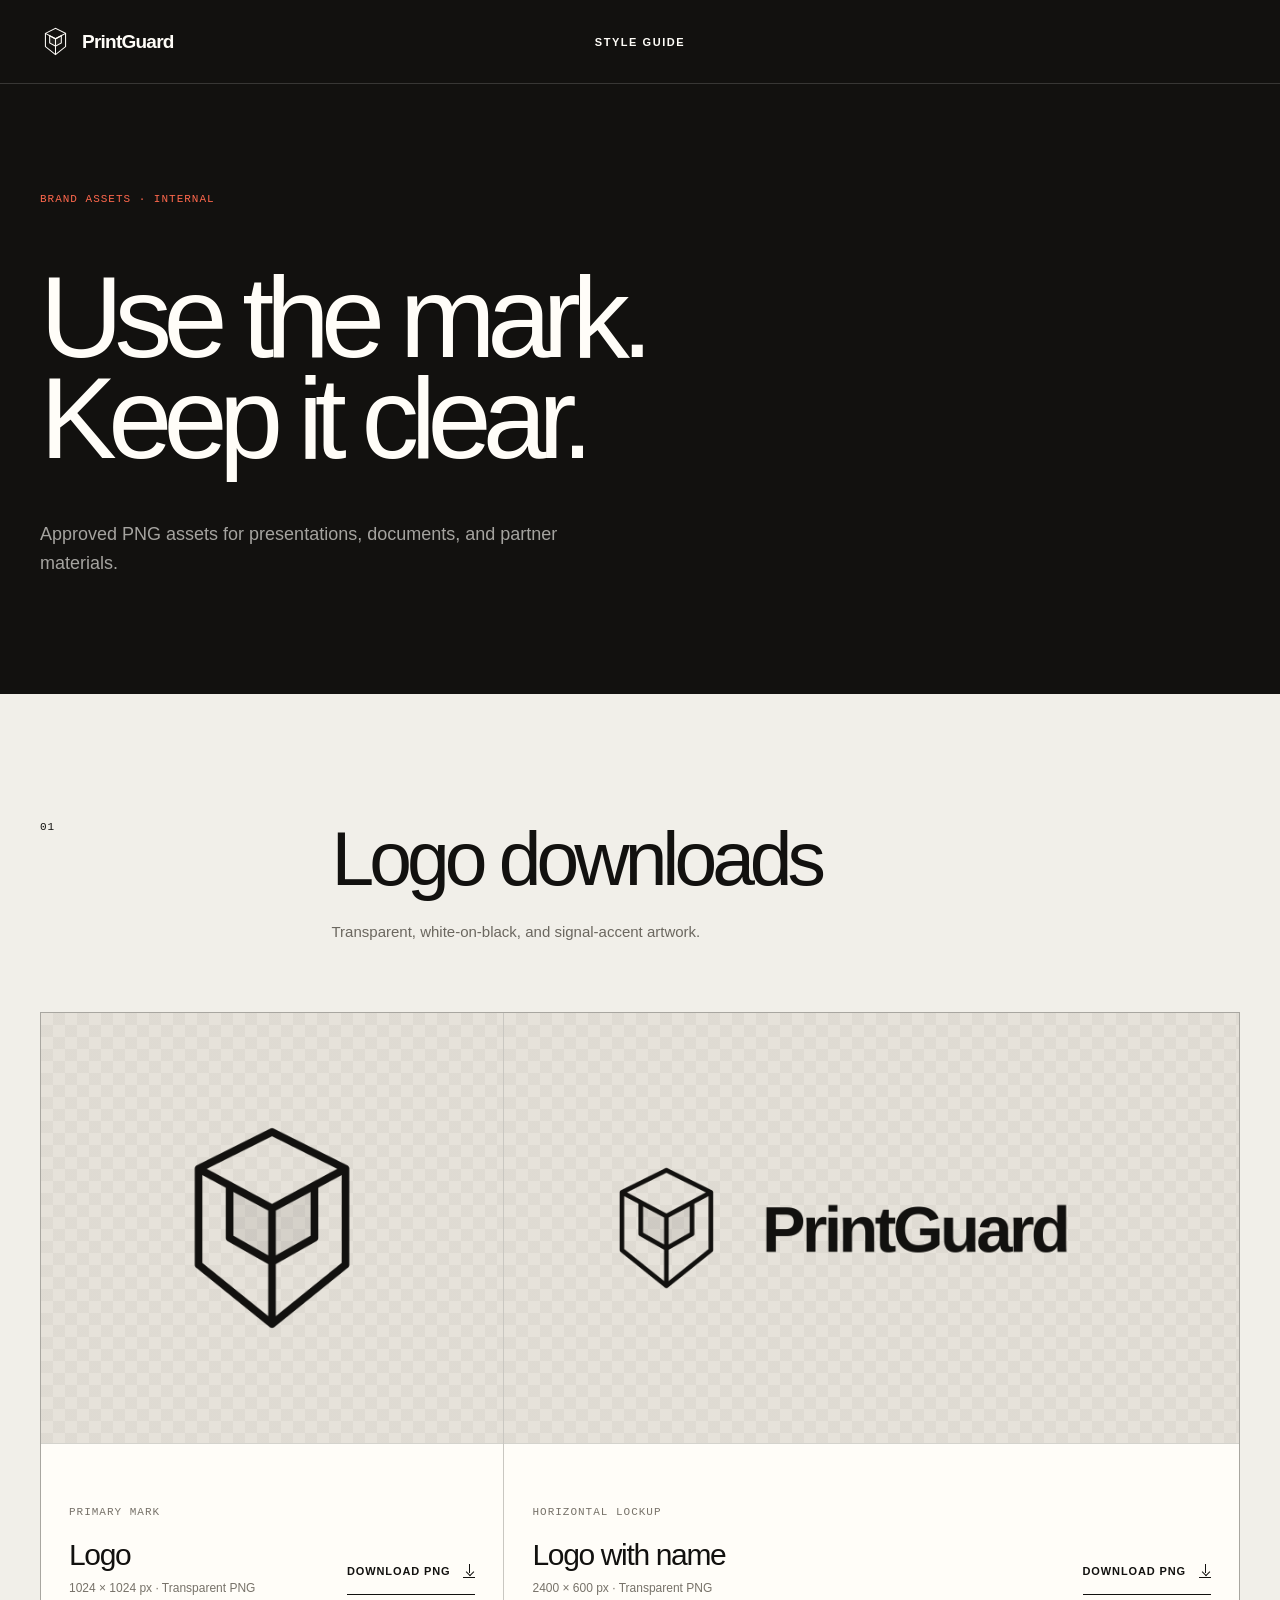
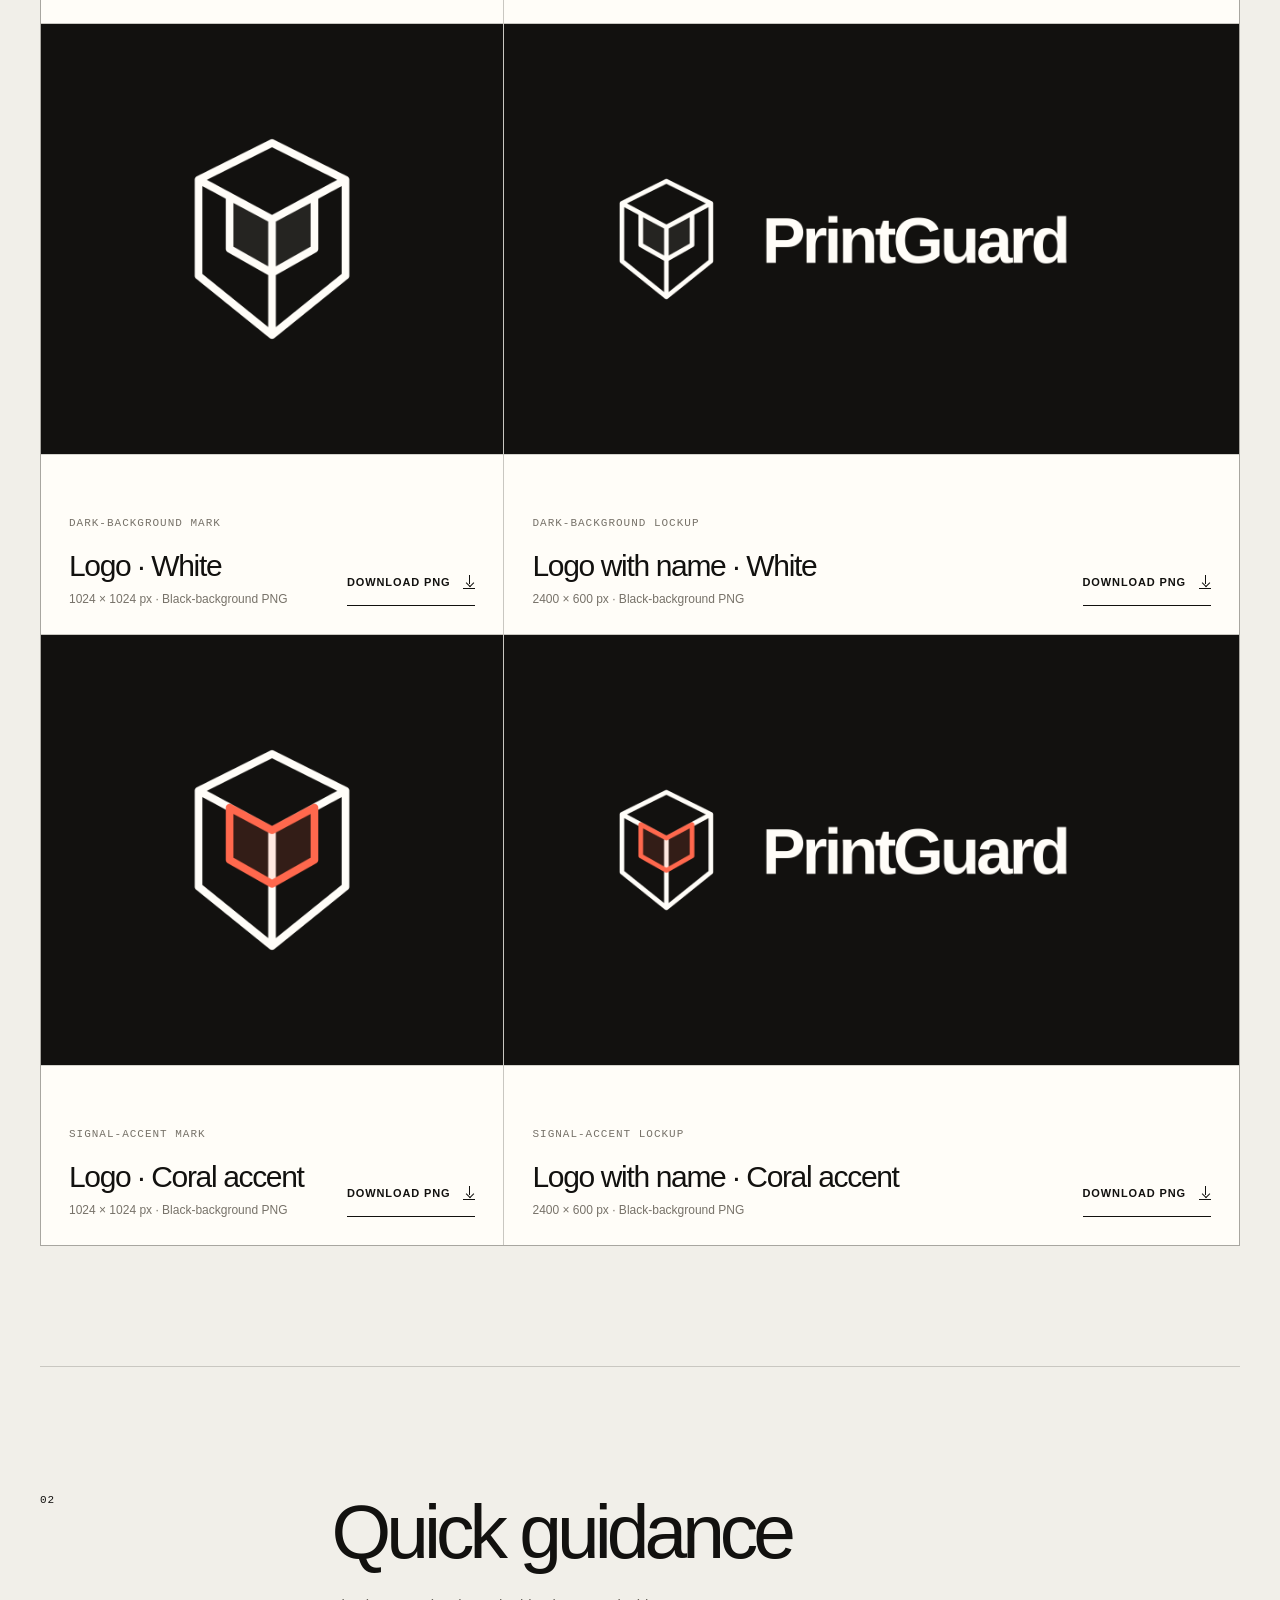
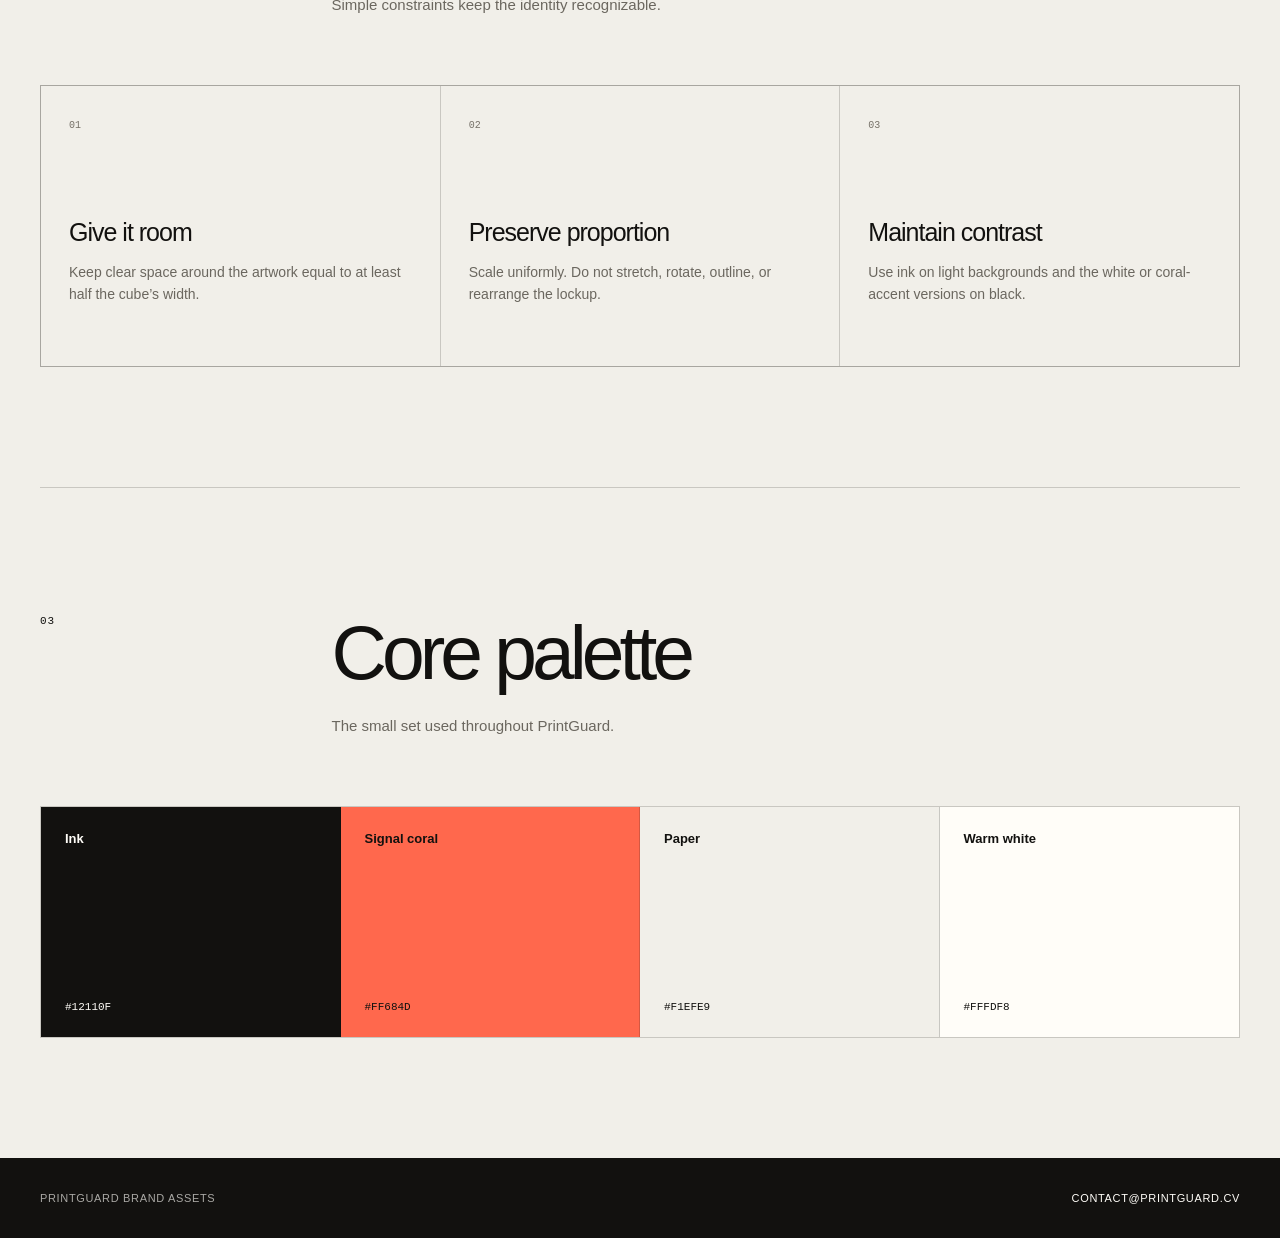
<file: styleguide/index.html>
<!doctype html>
<html lang="en">
  <head>
    <meta charset="UTF-8" />
    <meta name="viewport" content="width=device-width, initial-scale=1" />
    <meta name="robots" content="noindex, nofollow, noarchive" />
    <meta name="theme-color" content="#12110f" />
    <link rel="icon" href="../assets/favicon.svg" type="image/svg+xml" />
    <link rel="stylesheet" href="styleguide.css?v=2" />
    <title>PrintGuard Style Guide</title>
  </head>
  <body>
    <header class="guide-header">
      <a class="guide-brand" href="../" aria-label="Return to PrintGuard home">
        <svg viewBox="0 0 40 40" aria-hidden="true">
          <path d="M7 9.5 20 3l13 6.5v17L20 37 7 26.5Z" />
          <path d="m7 9.5 13 7 13-7M20 16.5V37" />
          <path d="m12.5 12.5 7.5 4 7.5-4v9.25L20 26l-7.5-4.25Z" />
        </svg>
        <span>PrintGuard</span>
      </a>
      <span class="guide-label">Style guide</span>
    </header>

    <main>
      <section class="guide-intro">
        <p class="eyebrow">Brand assets · Internal</p>
        <h1>Use the mark.<br />Keep it clear.</h1>
        <p class="guide-lead">
          Approved PNG assets for presentations, documents, and partner materials.
        </p>
      </section>

      <section class="asset-section" aria-labelledby="downloads-title">
        <div class="section-heading">
          <p class="section-number">01</p>
          <div>
            <h2 id="downloads-title">Logo downloads</h2>
            <p>Transparent, white-on-black, and signal-accent artwork.</p>
          </div>
        </div>

        <div class="asset-grid">
          <article class="asset-card">
            <div class="asset-preview mark-preview">
              <img src="../assets/brand/printguard-logo.png" alt="PrintGuard cube logo" />
            </div>
            <div class="asset-copy">
              <div>
                <p class="asset-type">Primary mark</p>
                <h3>Logo</h3>
                <p>1024 × 1024 px · Transparent PNG</p>
              </div>
              <a href="../assets/brand/printguard-logo.png" download="printguard-logo.png">
                Download PNG
                <span class="download-icon" aria-hidden="true"></span>
              </a>
            </div>
          </article>

          <article class="asset-card">
            <div class="asset-preview lockup-preview">
              <img src="../assets/brand/printguard-logo-with-name.png" alt="PrintGuard cube logo with the PrintGuard name" />
            </div>
            <div class="asset-copy">
              <div>
                <p class="asset-type">Horizontal lockup</p>
                <h3>Logo with name</h3>
                <p>2400 × 600 px · Transparent PNG</p>
              </div>
              <a href="../assets/brand/printguard-logo-with-name.png" download="printguard-logo-with-name.png">
                Download PNG
                <span class="download-icon" aria-hidden="true"></span>
              </a>
            </div>
          </article>

          <article class="asset-card">
            <div class="asset-preview dark-preview mark-preview">
              <img src="../assets/brand/printguard-logo-white-on-black.png" alt="White PrintGuard cube logo on black" />
            </div>
            <div class="asset-copy">
              <div>
                <p class="asset-type">Dark-background mark</p>
                <h3>Logo · White</h3>
                <p>1024 × 1024 px · Black-background PNG</p>
              </div>
              <a href="../assets/brand/printguard-logo-white-on-black.png" download="printguard-logo-white-on-black.png">
                Download PNG
                <span class="download-icon" aria-hidden="true"></span>
              </a>
            </div>
          </article>

          <article class="asset-card">
            <div class="asset-preview dark-preview lockup-preview">
              <img src="../assets/brand/printguard-logo-with-name-white-on-black.png" alt="White PrintGuard cube logo and name on black" />
            </div>
            <div class="asset-copy">
              <div>
                <p class="asset-type">Dark-background lockup</p>
                <h3>Logo with name · White</h3>
                <p>2400 × 600 px · Black-background PNG</p>
              </div>
              <a href="../assets/brand/printguard-logo-with-name-white-on-black.png" download="printguard-logo-with-name-white-on-black.png">
                Download PNG
                <span class="download-icon" aria-hidden="true"></span>
              </a>
            </div>
          </article>

          <article class="asset-card">
            <div class="asset-preview dark-preview mark-preview">
              <img src="../assets/brand/printguard-logo-coral-on-black.png" alt="White PrintGuard cube logo with a coral accent on black" />
            </div>
            <div class="asset-copy">
              <div>
                <p class="asset-type">Signal-accent mark</p>
                <h3>Logo · Coral accent</h3>
                <p>1024 × 1024 px · Black-background PNG</p>
              </div>
              <a href="../assets/brand/printguard-logo-coral-on-black.png" download="printguard-logo-coral-on-black.png">
                Download PNG
                <span class="download-icon" aria-hidden="true"></span>
              </a>
            </div>
          </article>

          <article class="asset-card">
            <div class="asset-preview dark-preview lockup-preview">
              <img src="../assets/brand/printguard-logo-with-name-coral-on-black.png" alt="White PrintGuard cube logo and name with a coral accent on black" />
            </div>
            <div class="asset-copy">
              <div>
                <p class="asset-type">Signal-accent lockup</p>
                <h3>Logo with name · Coral accent</h3>
                <p>2400 × 600 px · Black-background PNG</p>
              </div>
              <a href="../assets/brand/printguard-logo-with-name-coral-on-black.png" download="printguard-logo-with-name-coral-on-black.png">
                Download PNG
                <span class="download-icon" aria-hidden="true"></span>
              </a>
            </div>
          </article>
        </div>
      </section>

      <section class="rules-section" aria-labelledby="rules-title">
        <div class="section-heading">
          <p class="section-number">02</p>
          <div>
            <h2 id="rules-title">Quick guidance</h2>
            <p>Simple constraints keep the identity recognizable.</p>
          </div>
        </div>

        <div class="rule-grid">
          <article>
            <span>01</span>
            <h3>Give it room</h3>
            <p>Keep clear space around the artwork equal to at least half the cube’s width.</p>
          </article>
          <article>
            <span>02</span>
            <h3>Preserve proportion</h3>
            <p>Scale uniformly. Do not stretch, rotate, outline, or rearrange the lockup.</p>
          </article>
          <article>
            <span>03</span>
            <h3>Maintain contrast</h3>
            <p>Use ink on light backgrounds and the white or coral-accent versions on black.</p>
          </article>
        </div>
      </section>

      <section class="palette-section" aria-labelledby="palette-title">
        <div class="section-heading">
          <p class="section-number">03</p>
          <div>
            <h2 id="palette-title">Core palette</h2>
            <p>The small set used throughout PrintGuard.</p>
          </div>
        </div>

        <div class="palette-grid">
          <div class="swatch swatch-ink"><span>Ink</span><code>#12110F</code></div>
          <div class="swatch swatch-coral"><span>Signal coral</span><code>#FF684D</code></div>
          <div class="swatch swatch-paper"><span>Paper</span><code>#F1EFE9</code></div>
          <div class="swatch swatch-white"><span>Warm white</span><code>#FFFDF8</code></div>
        </div>
      </section>
    </main>

    <footer>
      <span>PrintGuard brand assets</span>
      <a href="mailto:contact@printguard.cv">contact@printguard.cv</a>
    </footer>
  </body>
</html>
</file>
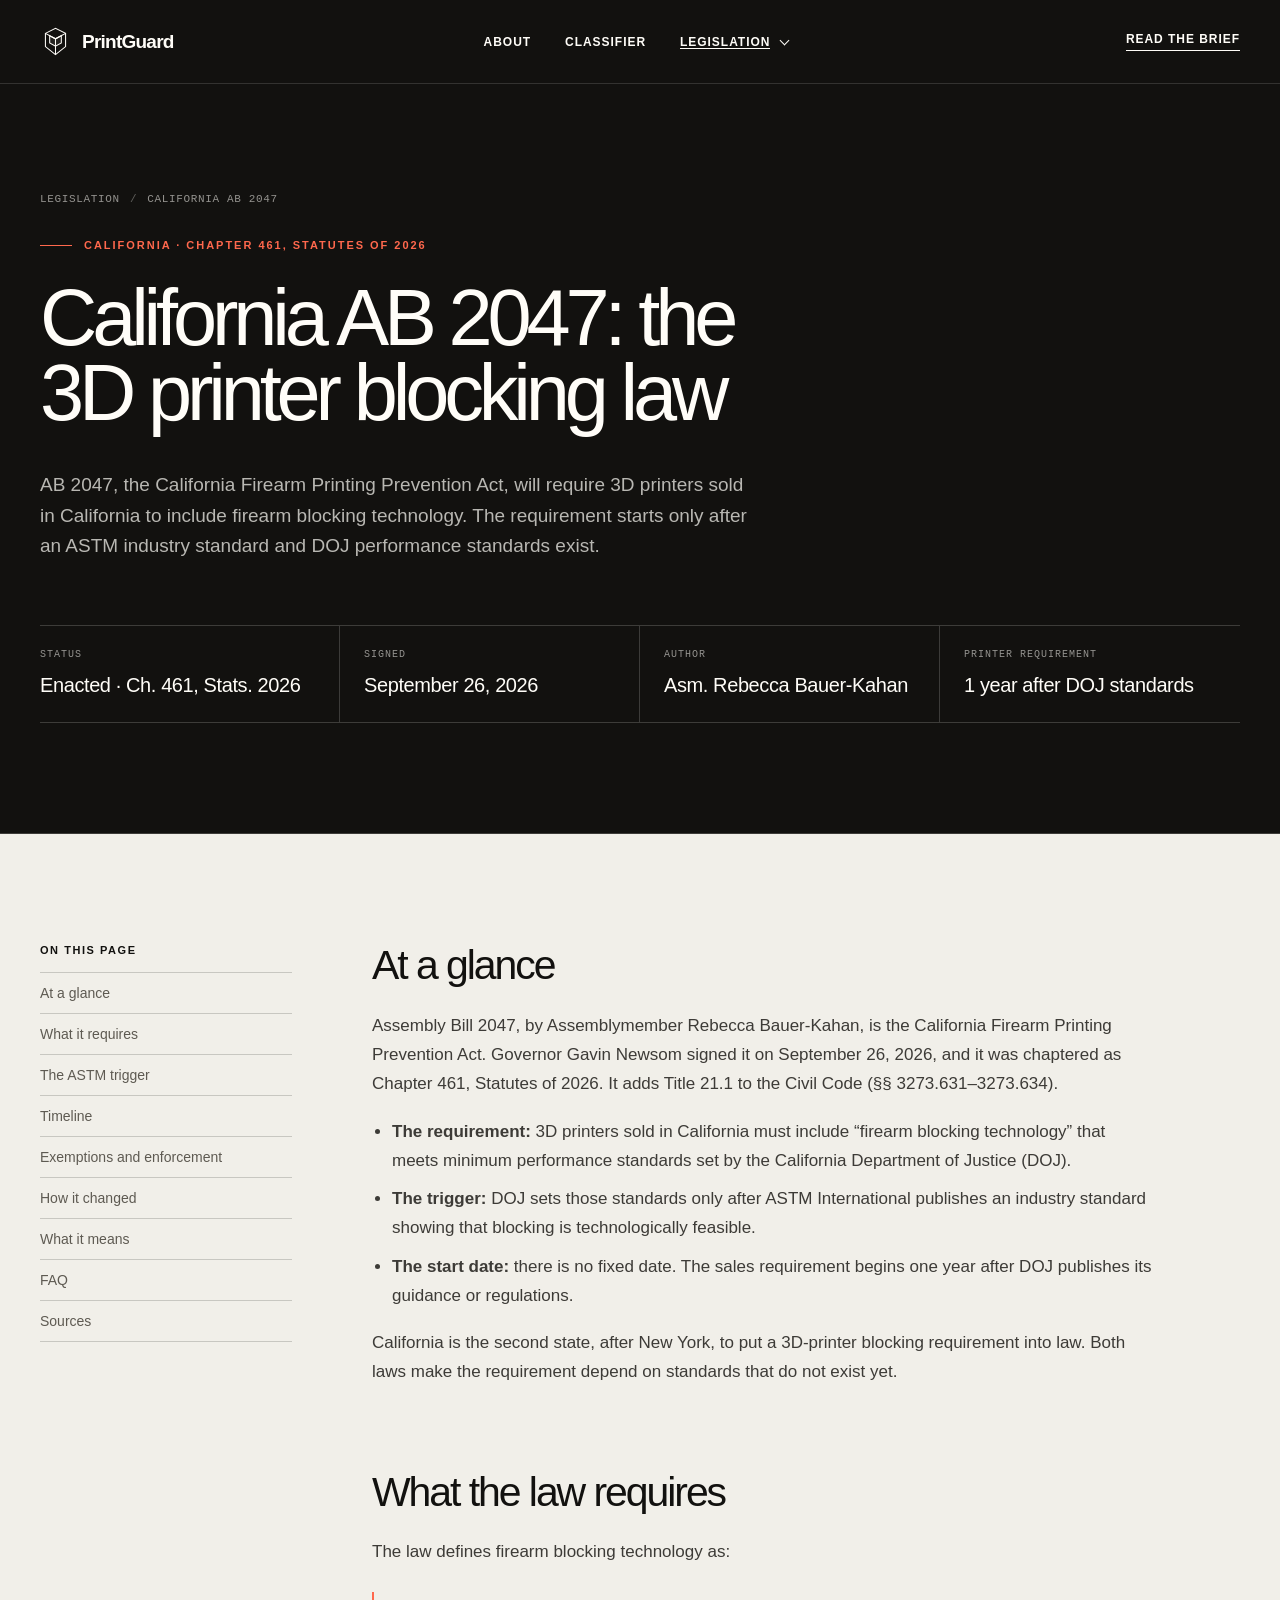
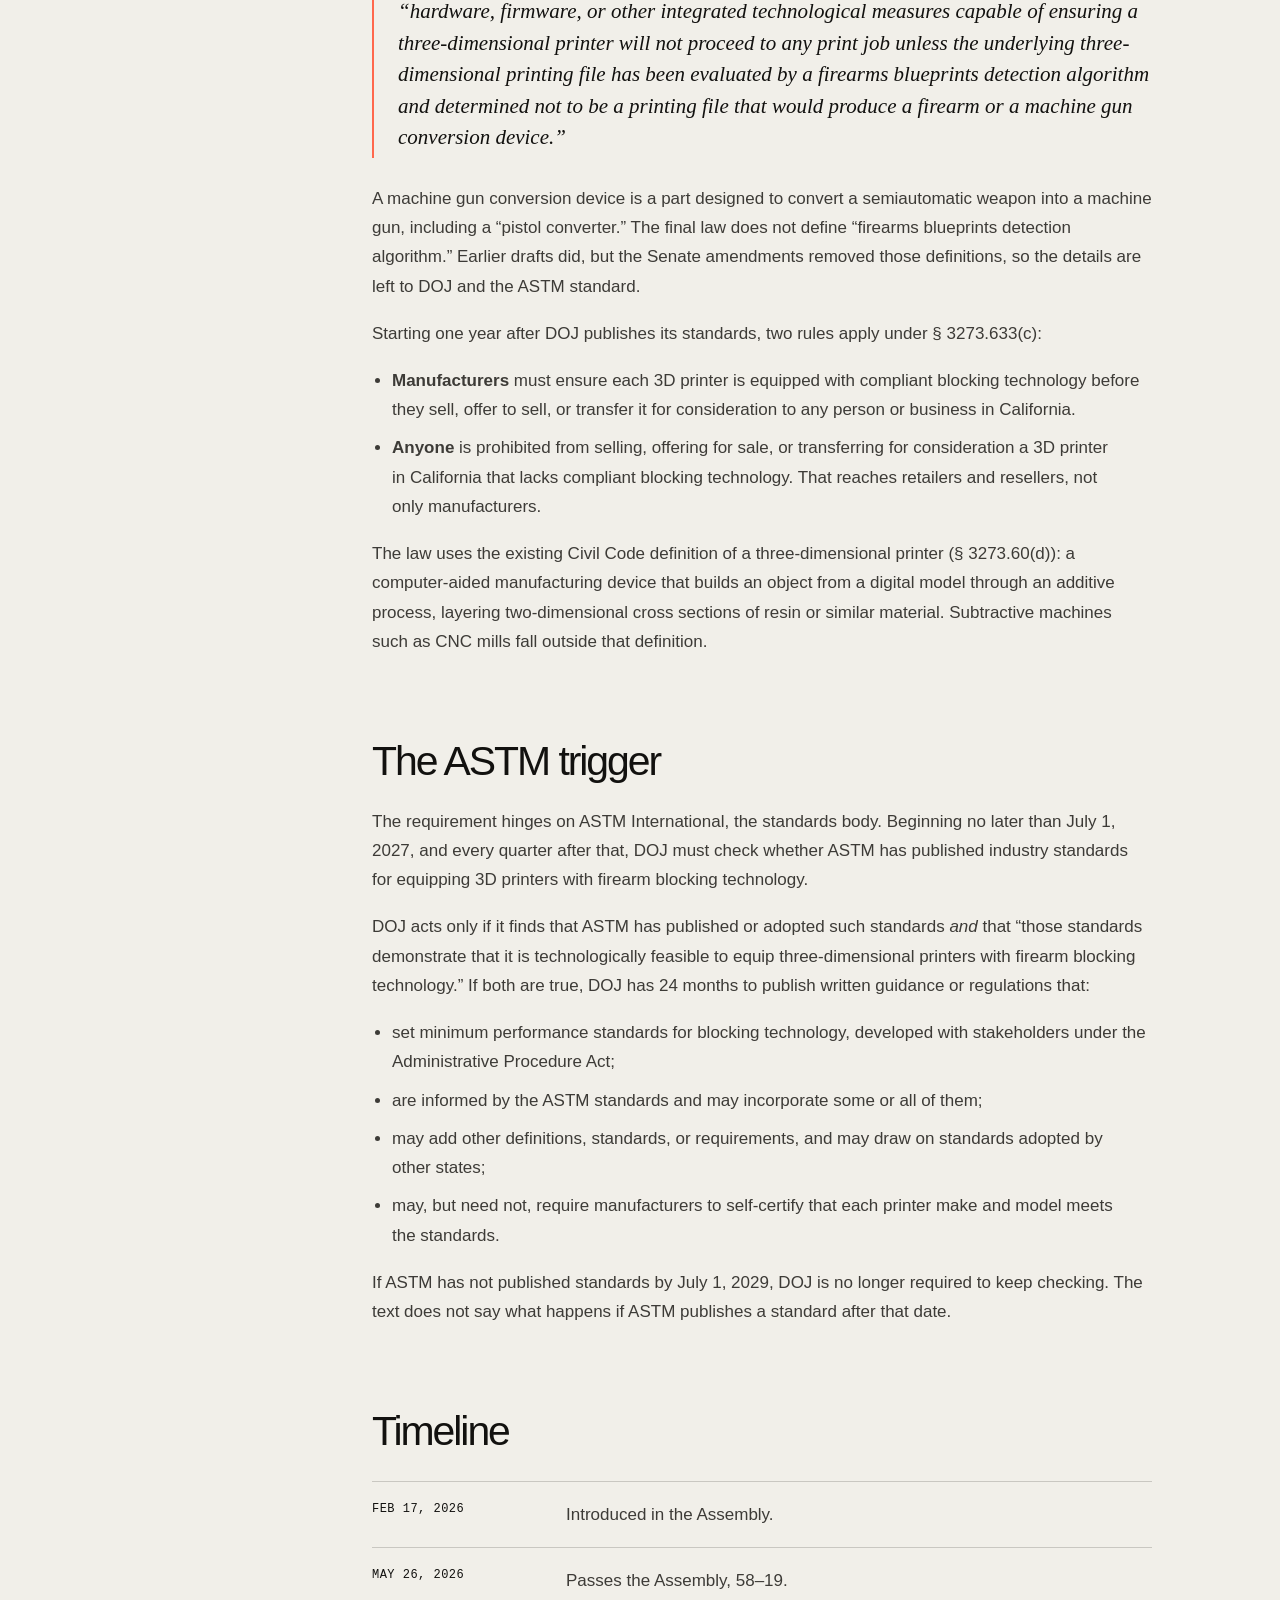
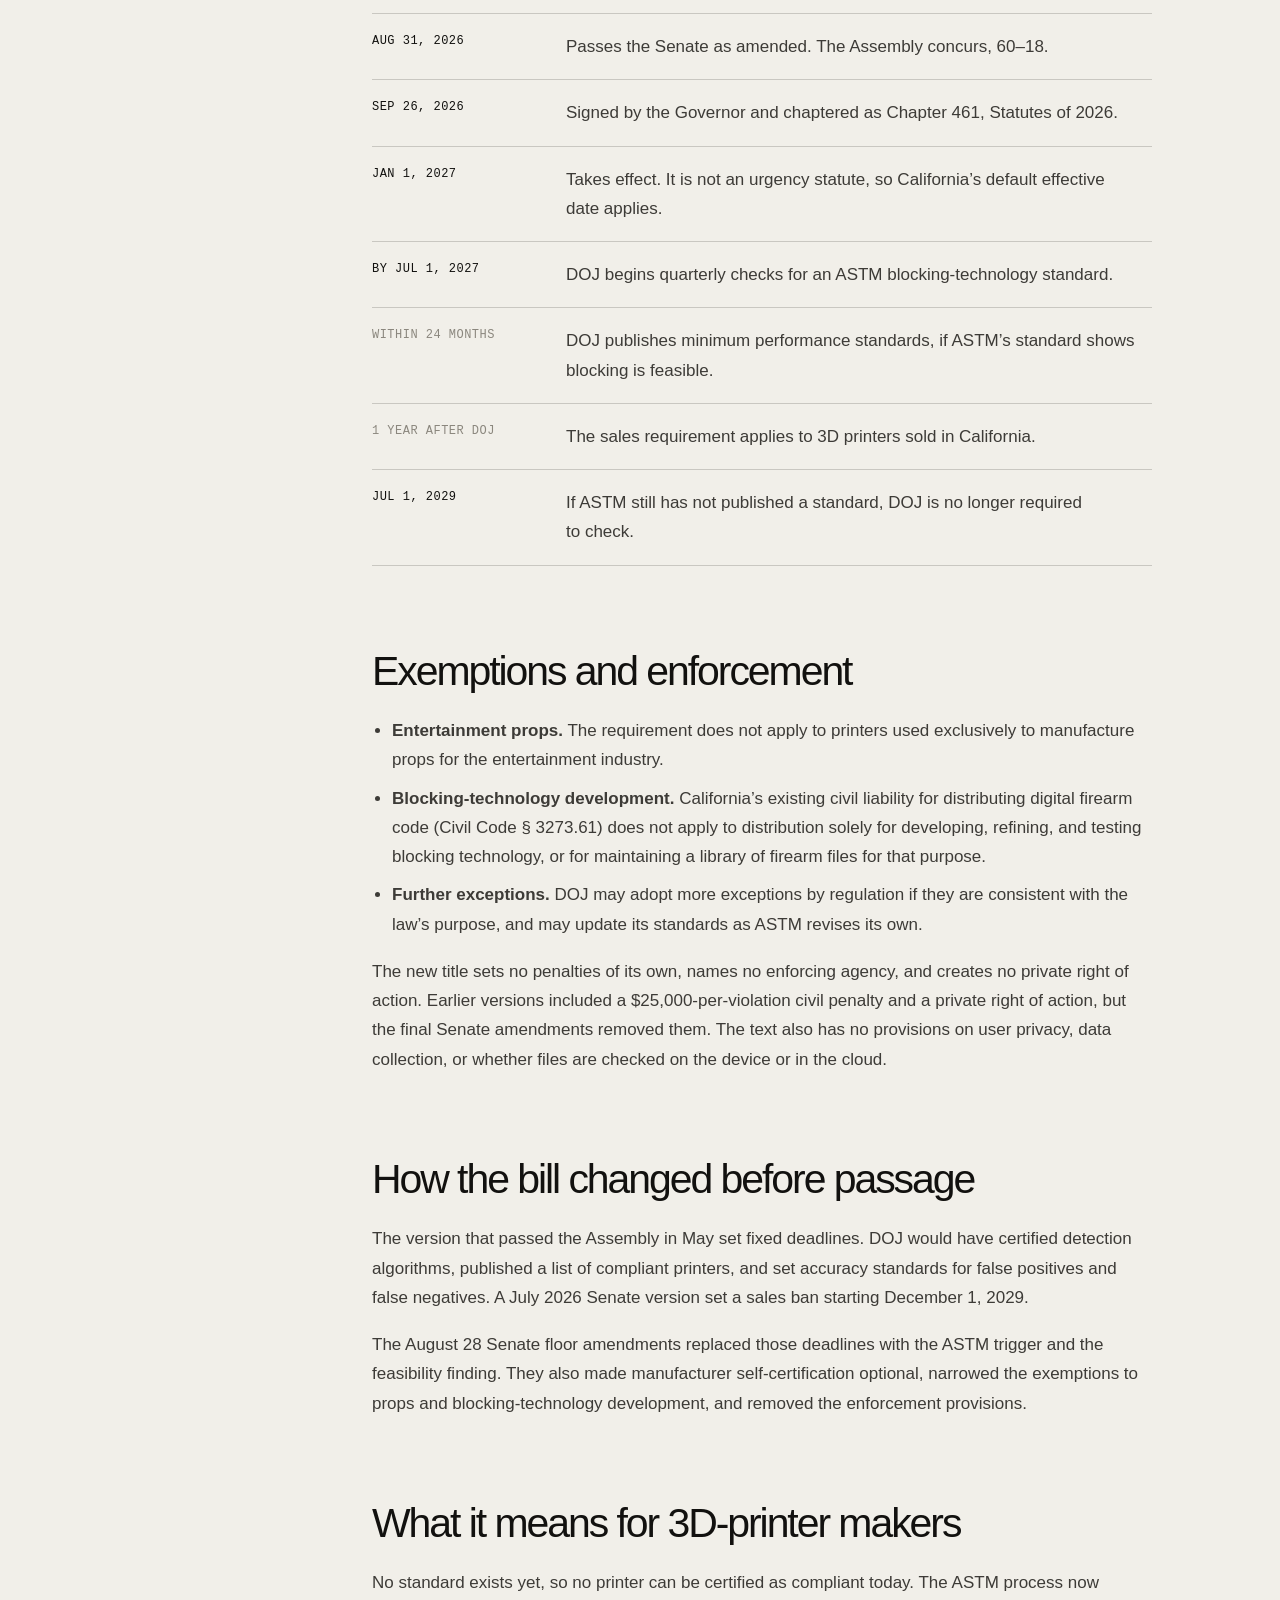
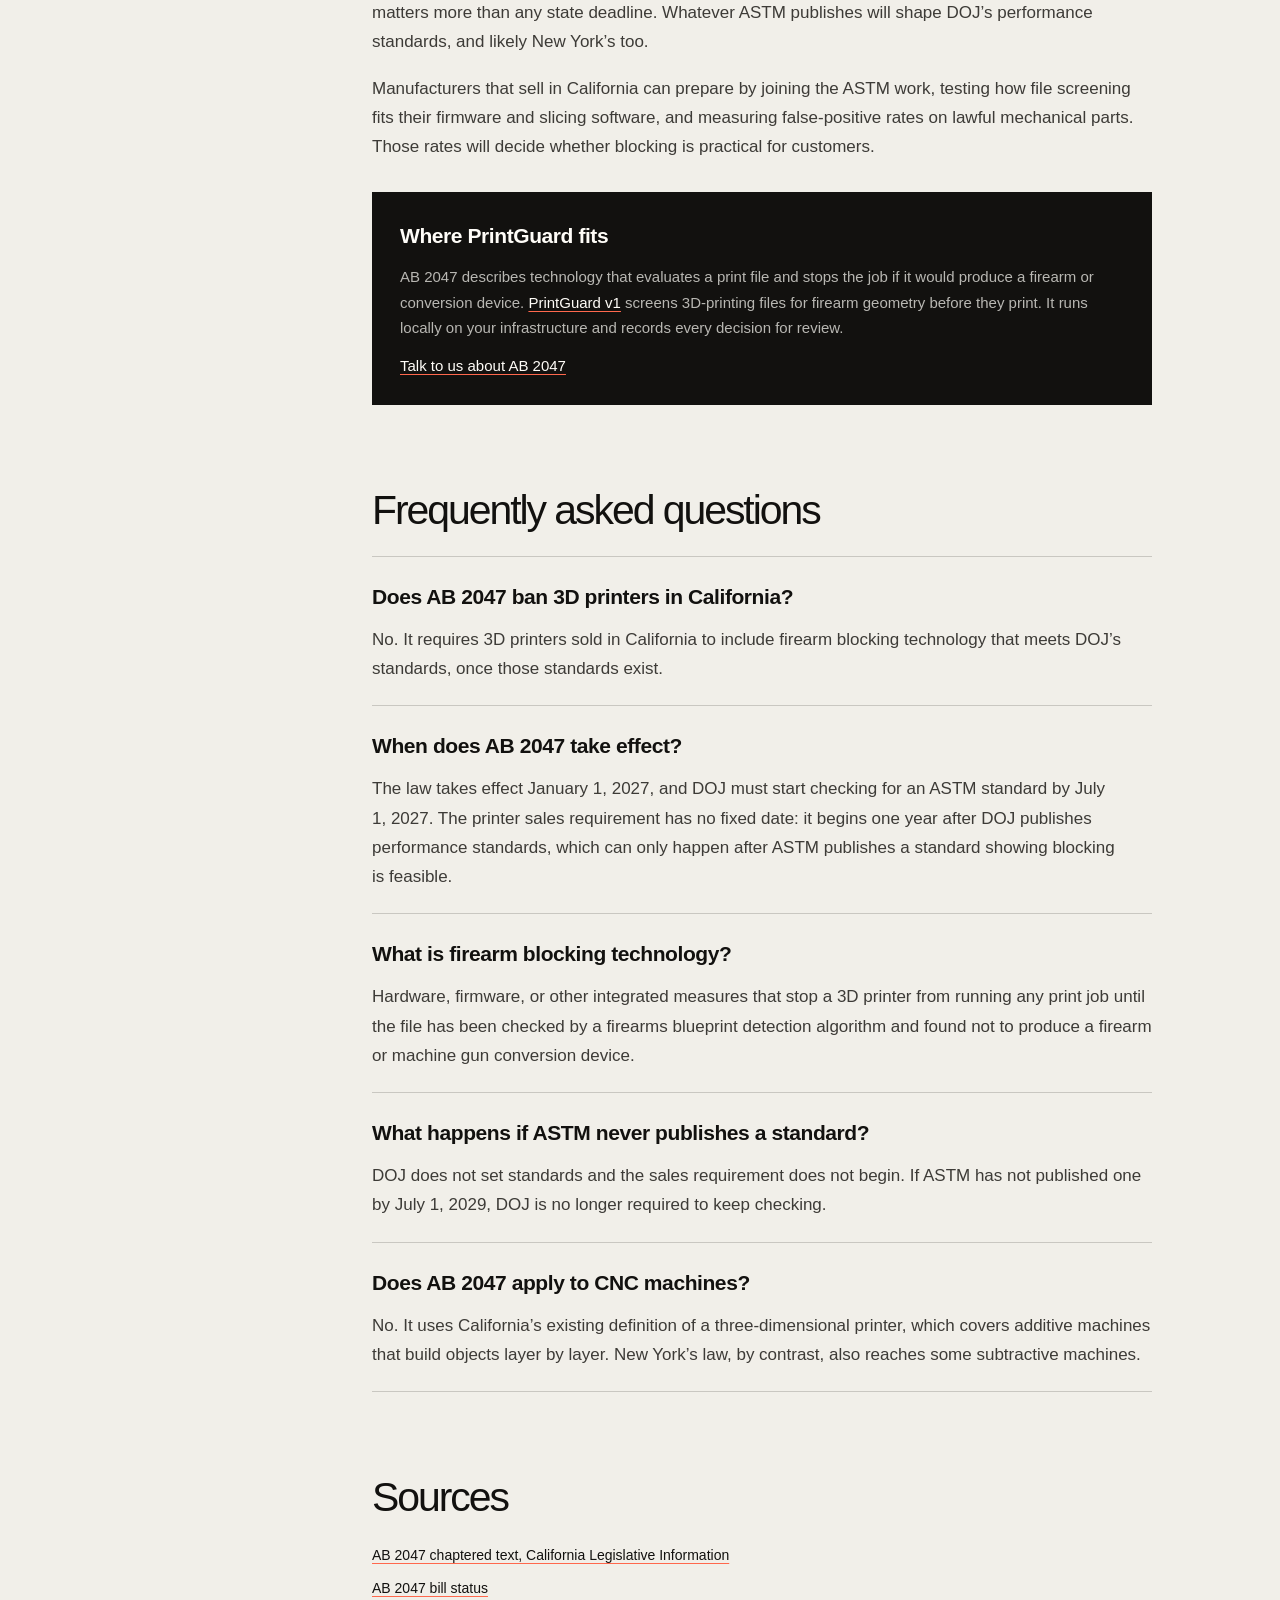
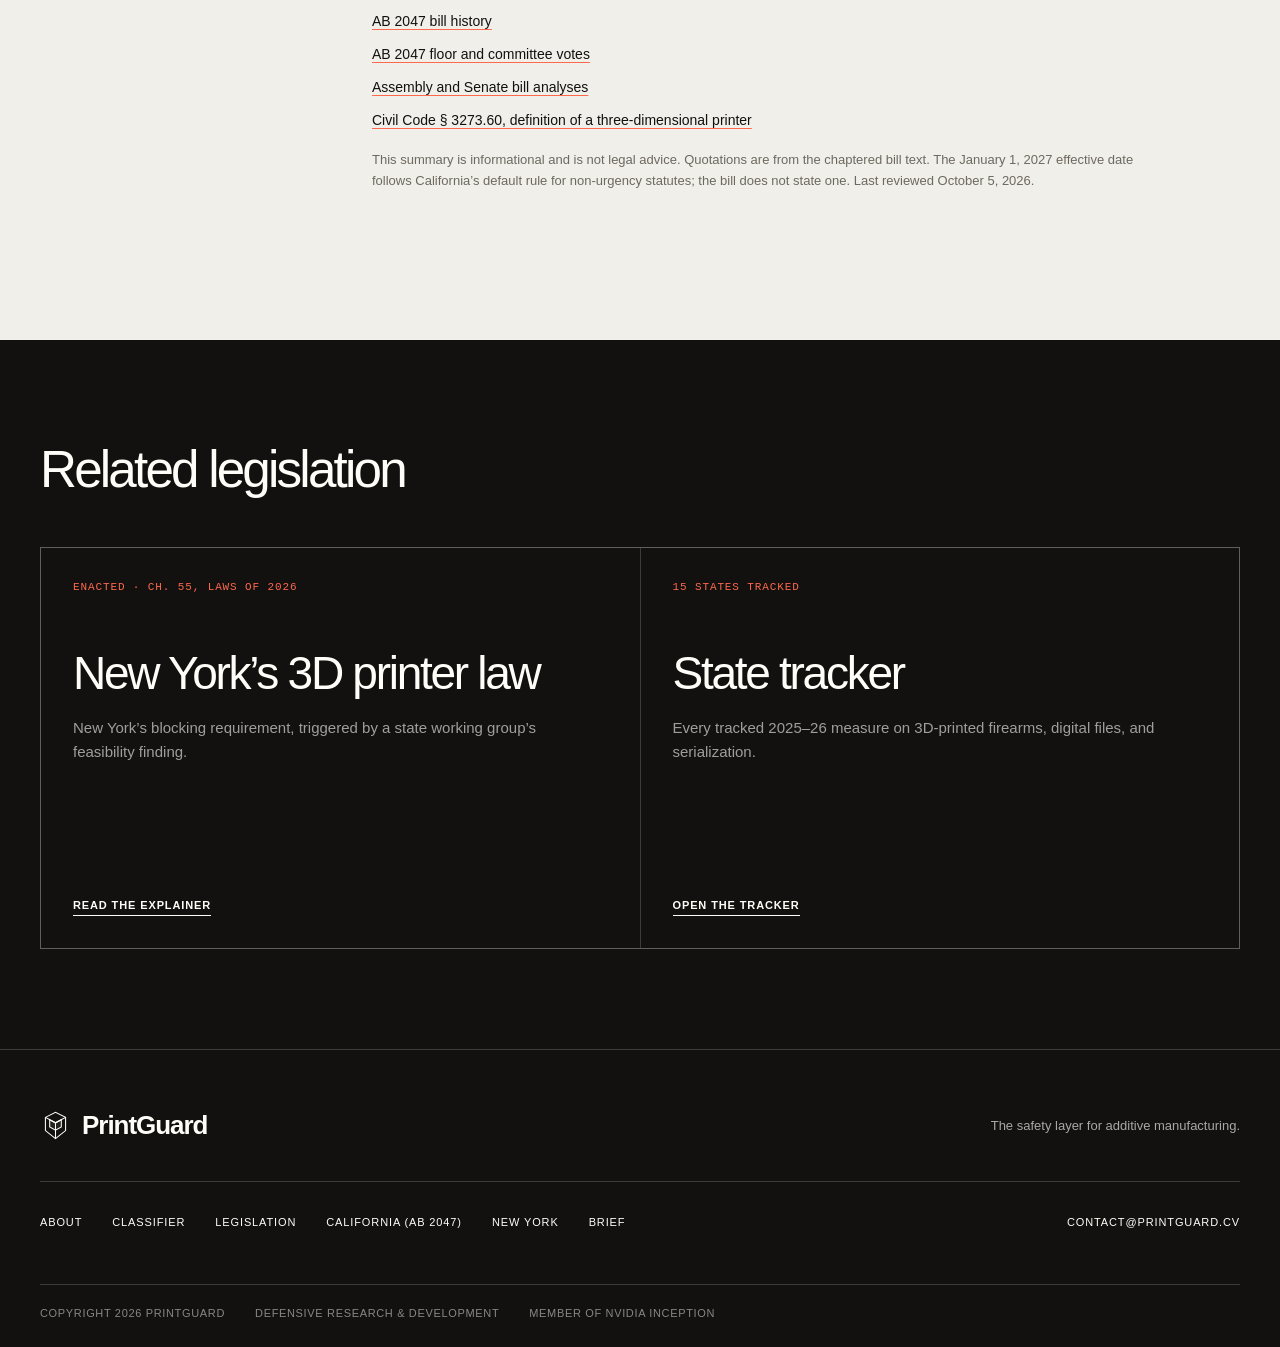
<file: legislation/california-ab-2047/index.html>
<!doctype html>
<html lang="en">
  <head>
    <meta charset="utf-8" />
    <meta name="viewport" content="width=device-width, initial-scale=1" />
    <meta name="description" content="What California AB 2047, the Firearm Printing Prevention Act, requires of 3D printers, when it applies, and how PrintGuard&rsquo;s file screening can help." />
    <meta name="theme-color" content="#12110f" />
    <link rel="canonical" href="https://printguard.cv/legislation/california-ab-2047/" />
    <link rel="icon" href="/assets/favicon.svg" type="image/svg+xml" />
    <link rel="apple-touch-icon" href="/assets/brand/printguard-logo.png" />
    <meta property="og:site_name" content="PrintGuard" />
    <meta property="og:title" content="California AB 2047 Overview &amp; Technical Solution | PrintGuard" />
    <meta property="og:description" content="What California AB 2047, the Firearm Printing Prevention Act, requires of 3D printers, when it applies, and how PrintGuard&rsquo;s file screening can help." />
    <meta property="og:type" content="article" />
    <meta property="og:url" content="https://printguard.cv/legislation/california-ab-2047/" />
    <meta property="og:image" content="https://printguard.cv/assets/printguard-firearm-scan-hero-v2.png" />
    <meta property="og:image:alt" content="A firearm rendered as a defensive 3D geometry scan" />
    <meta name="twitter:card" content="summary_large_image" />
    <title>California AB 2047 Overview &amp; Technical Solution | PrintGuard</title>
    <script type="application/ld+json">
{
  "@context": "https://schema.org",
  "@graph": [
    {
      "@type": "Article",
      "headline": "California AB 2047: the 3D printer firearm blocking technology law, explained",
      "description": "What California AB 2047, the Firearm Printing Prevention Act, requires of 3D printers, when it applies, and how PrintGuard’s file screening can help.",
      "url": "https://printguard.cv/legislation/california-ab-2047/",
      "datePublished": "2026-10-05",
      "dateModified": "2026-10-05",
      "author": {
        "@id": "https://printguard.cv/#organization"
      },
      "publisher": {
        "@id": "https://printguard.cv/#organization"
      },
      "image": "https://printguard.cv/assets/printguard-firearm-scan-hero-v2.png",
      "mainEntityOfPage": "https://printguard.cv/legislation/california-ab-2047/"
    },
    {
      "@type": "Organization",
      "@id": "https://printguard.cv/#organization",
      "name": "PrintGuard",
      "url": "https://printguard.cv/"
    },
    {
      "@type": "FAQPage",
      "mainEntity": [
        {
          "@type": "Question",
          "name": "Does AB 2047 ban 3D printers in California?",
          "acceptedAnswer": {
            "@type": "Answer",
            "text": "No. It requires 3D printers sold in California to include firearm blocking technology that meets DOJ's standards, once those standards exist."
          }
        },
        {
          "@type": "Question",
          "name": "When does AB 2047 take effect?",
          "acceptedAnswer": {
            "@type": "Answer",
            "text": "The law takes effect January 1, 2027, and DOJ must start checking for an ASTM standard by July 1, 2027. The printer sales requirement has no fixed date: it begins one year after DOJ publishes performance standards, which can only happen after ASTM publishes a standard showing blocking is feasible."
          }
        },
        {
          "@type": "Question",
          "name": "What is firearm blocking technology?",
          "acceptedAnswer": {
            "@type": "Answer",
            "text": "Hardware, firmware, or other integrated measures that stop a 3D printer from running any print job until the file has been checked by a firearms blueprint detection algorithm and found not to produce a firearm or machine gun conversion device."
          }
        },
        {
          "@type": "Question",
          "name": "What happens if ASTM never publishes a standard?",
          "acceptedAnswer": {
            "@type": "Answer",
            "text": "DOJ does not set standards and the sales requirement does not begin. If ASTM has not published one by July 1, 2029, DOJ is no longer required to keep checking."
          }
        },
        {
          "@type": "Question",
          "name": "Does AB 2047 apply to CNC machines?",
          "acceptedAnswer": {
            "@type": "Answer",
            "text": "No. It uses California's existing definition of a three-dimensional printer, which covers additive machines that build objects layer by layer. New York's law, by contrast, also reaches some subtractive machines."
          }
        }
      ]
    },
    {
      "@type": "BreadcrumbList",
      "itemListElement": [
        {
          "@type": "ListItem",
          "position": 1,
          "name": "PrintGuard",
          "item": "https://printguard.cv/"
        },
        {
          "@type": "ListItem",
          "position": 2,
          "name": "Legislation",
          "item": "https://printguard.cv/legislation/"
        },
        {
          "@type": "ListItem",
          "position": 3,
          "name": "California AB 2047",
          "item": "https://printguard.cv/legislation/california-ab-2047/"
        }
      ]
    }
  ]
}
    </script>
    <script>document.documentElement.classList.add("js");</script>
    <link rel="stylesheet" href="/styles.css?v=25" />
  </head>
  <body>
    <a class="skip-link" href="#main">Skip to content</a>

    <header class="site-header" data-header>
      <a class="brand" href="/" aria-label="PrintGuard home">
        <svg class="brand-mark" viewBox="0 0 40 40" aria-hidden="true">
          <path d="M7 9.5 20 3l13 6.5v17L20 37 7 26.5Z" />
          <path d="m7 9.5 13 7 13-7M20 16.5V37" />
          <path d="m12.5 12.5 7.5 4 7.5-4v9.25L20 26l-7.5-4.25Z" />
        </svg>
        <span>PrintGuard</span>
      </a>

      <button class="menu-toggle" type="button" aria-expanded="false" aria-controls="site-nav">
        <span></span><span></span>
        <span class="sr-only">Open navigation</span>
      </button>

      <nav class="site-nav" id="site-nav" aria-label="Primary navigation">
        <a href="/" data-nav="about">About</a>
        <a href="/#printguardv1" data-nav="printguardv1">Classifier</a>
        <div class="nav-group" data-nav-group>
          <a href="/legislation/" data-nav="legislation" aria-current="page">Legislation</a>
          <button class="nav-group-toggle" type="button" aria-expanded="false" aria-controls="nav-legislation">
            <span class="sr-only">Show legislation pages</span>
          </button>
          <div class="nav-submenu" id="nav-legislation">
            <a href="/legislation/">Map</a>
            <a href="/legislation/california-ab-2047/" aria-current="page">California (AB 2047)</a>
            <a href="/legislation/new-york-3d-printer-law/">New York</a>
          </div>
        </div>
        <a class="mobile-nav-brief" href="/assets/PrintGuard_Brief.pdf?v=5" target="_blank" rel="noreferrer">Read the brief</a>
      </nav>

      <a class="header-cta" href="/assets/PrintGuard_Brief.pdf?v=5" target="_blank" rel="noreferrer">
        Read the brief
      </a>
    </header>

    <main id="main">
      <section class="page-intro" aria-labelledby="law-title">
        <div class="page-shell">
          <ol class="breadcrumbs" aria-label="Breadcrumb">
            <li><a href="/legislation/">Legislation</a></li>
            <li aria-current="page">California AB 2047</li>
          </ol>
          <p class="eyebrow page-eyebrow">California · Chapter 461, Statutes of 2026</p>
          <h1 class="law-title" id="law-title">California AB 2047: the 3D printer blocking law</h1>
          <p class="page-lede">AB 2047, the California Firearm Printing Prevention Act, will require 3D printers sold in California to include firearm blocking technology. The requirement starts only after an ASTM industry standard and DOJ performance standards exist.</p>
          <dl class="law-facts">
            <div><dt>Status</dt><dd>Enacted · Ch. 461, Stats. 2026</dd></div>
            <div><dt>Signed</dt><dd>September 26, 2026</dd></div>
            <div><dt>Author</dt><dd>Asm. Rebecca Bauer-Kahan</dd></div>
            <div><dt>Printer requirement</dt><dd>1 year after DOJ standards</dd></div>
          </dl>
        </div>
      </section>

      <section class="law-body">
        <div class="page-shell law-layout">
          <nav class="law-toc" aria-label="On this page">
            <p>On this page</p>
            <ol>
              <li><a href="#at-a-glance">At a glance</a></li>
              <li><a href="#requirement">What it requires</a></li>
              <li><a href="#astm-trigger">The ASTM trigger</a></li>
              <li><a href="#timeline">Timeline</a></li>
              <li><a href="#exemptions">Exemptions and enforcement</a></li>
              <li><a href="#how-it-changed">How it changed</a></li>
              <li><a href="#what-it-means">What it means</a></li>
              <li><a href="#faq">FAQ</a></li>
              <li><a href="#sources">Sources</a></li>
            </ol>
          </nav>

          <article class="prose">
            <section id="at-a-glance" aria-labelledby="glance-title">
              <h2 id="glance-title">At a glance</h2>
              <p>
                Assembly Bill 2047, by Assemblymember Rebecca Bauer-Kahan, is the California Firearm Printing Prevention
                Act. Governor Gavin Newsom signed it on September 26, 2026, and it was chaptered as Chapter 461,
                Statutes of 2026. It adds Title 21.1 to the Civil Code (&sect;&sect; 3273.631&ndash;3273.634).
              </p>
              <ul>
                <li><strong>The requirement:</strong> 3D printers sold in California must include &ldquo;firearm
                  blocking technology&rdquo; that meets minimum performance standards set by the California Department
                  of Justice (DOJ).</li>
                <li><strong>The trigger:</strong> DOJ sets those standards only after ASTM International publishes an
                  industry standard showing that blocking is technologically feasible.</li>
                <li><strong>The start date:</strong> there is no fixed date. The sales requirement begins one year after
                  DOJ publishes its guidance or regulations.</li>
              </ul>
              <p>
                California is the second state, after New York, to put a 3D-printer blocking requirement into law. Both
                laws make the requirement depend on standards that do not exist yet.
              </p>
            </section>

            <section id="requirement" aria-labelledby="requirement-title">
              <h2 id="requirement-title">What the law requires</h2>
              <p>The law defines firearm blocking technology as:</p>
              <blockquote>
                &ldquo;hardware, firmware, or other integrated technological measures capable of ensuring a
                three-dimensional printer will not proceed to any print job unless the underlying three-dimensional
                printing file has been evaluated by a firearms blueprints detection algorithm and determined not to be
                a printing file that would produce a firearm or a machine gun conversion device.&rdquo;
              </blockquote>
              <p>
                A machine gun conversion device is a part designed to convert a semiautomatic weapon into a machine gun,
                including a &ldquo;pistol converter.&rdquo; The final law does not define &ldquo;firearms blueprints
                detection algorithm.&rdquo; Earlier drafts did, but the Senate amendments removed those definitions, so
                the details are left to DOJ and the ASTM standard.
              </p>
              <p>
                Starting one year after DOJ publishes its standards, two rules apply under &sect; 3273.633(c):
              </p>
              <ul>
                <li><strong>Manufacturers</strong> must ensure each 3D printer is equipped with compliant blocking
                  technology before they sell, offer to sell, or transfer it for consideration to any person or business
                  in California.</li>
                <li><strong>Anyone</strong> is prohibited from selling, offering for sale, or transferring for
                  consideration a 3D printer in California that lacks compliant blocking technology. That reaches
                  retailers and resellers, not only manufacturers.</li>
              </ul>
              <p>
                The law uses the existing Civil Code definition of a three-dimensional printer (&sect; 3273.60(d)): a
                computer-aided manufacturing device that builds an object from a digital model through an additive
                process, layering two-dimensional cross sections of resin or similar material. Subtractive machines such
                as CNC mills fall outside that definition.
              </p>
            </section>

            <section id="astm-trigger" aria-labelledby="astm-title">
              <h2 id="astm-title">The ASTM trigger</h2>
              <p>
                The requirement hinges on ASTM International, the standards body. Beginning no later than July 1, 2027,
                and every quarter after that, DOJ must check whether ASTM has published industry standards for equipping
                3D printers with firearm blocking technology.
              </p>
              <p>
                DOJ acts only if it finds that ASTM has published or adopted such standards <em>and</em> that
                &ldquo;those standards demonstrate that it is technologically feasible to equip three-dimensional
                printers with firearm blocking technology.&rdquo; If both are true, DOJ has 24 months to publish written
                guidance or regulations that:
              </p>
              <ul>
                <li>set minimum performance standards for blocking technology, developed with stakeholders under the
                  Administrative Procedure Act;</li>
                <li>are informed by the ASTM standards and may incorporate some or all of them;</li>
                <li>may add other definitions, standards, or requirements, and may draw on standards adopted by other
                  states;</li>
                <li>may, but need not, require manufacturers to self-certify that each printer make and model meets the
                  standards.</li>
              </ul>
              <p>
                If ASTM has not published standards by July 1, 2029, DOJ is no longer required to keep checking. The
                text does not say what happens if ASTM publishes a standard after that date.
              </p>
            </section>

            <section id="timeline" aria-labelledby="timeline-title">
              <h2 id="timeline-title">Timeline</h2>
              <ol class="law-timeline">
                <li><time datetime="2026-02-17">Feb 17, 2026</time><span>Introduced in the Assembly.</span></li>
                <li><time datetime="2026-05-26">May 26, 2026</time><span>Passes the Assembly, 58&ndash;19.</span></li>
                <li><time datetime="2026-08-31">Aug 31, 2026</time><span>Passes the Senate as amended. The Assembly concurs, 60&ndash;18.</span></li>
                <li><time datetime="2026-09-26">Sep 26, 2026</time><span>Signed by the Governor and chaptered as Chapter 461, Statutes of 2026.</span></li>
                <li><time datetime="2027-01-01">Jan 1, 2027</time><span>Takes effect. It is not an urgency statute, so California&rsquo;s default effective date applies.</span></li>
                <li><time datetime="2027-07-01">By Jul 1, 2027</time><span>DOJ begins quarterly checks for an ASTM blocking-technology standard.</span></li>
                <li class="pending"><span class="when">Within 24 months</span><span>DOJ publishes minimum performance standards, if ASTM&rsquo;s standard shows blocking is feasible.</span></li>
                <li class="pending"><span class="when">1 year after DOJ</span><span>The sales requirement applies to 3D printers sold in California.</span></li>
                <li><time datetime="2029-07-01">Jul 1, 2029</time><span>If ASTM still has not published a standard, DOJ is no longer required to check.</span></li>
              </ol>
            </section>

            <section id="exemptions" aria-labelledby="exemptions-title">
              <h2 id="exemptions-title">Exemptions and enforcement</h2>
              <ul>
                <li><strong>Entertainment props.</strong> The requirement does not apply to printers used exclusively to
                  manufacture props for the entertainment industry.</li>
                <li><strong>Blocking-technology development.</strong> California&rsquo;s existing civil liability for
                  distributing digital firearm code (Civil Code &sect; 3273.61) does not apply to distribution solely for
                  developing, refining, and testing blocking technology, or for maintaining a library of firearm files
                  for that purpose.</li>
                <li><strong>Further exceptions.</strong> DOJ may adopt more exceptions by regulation if they are
                  consistent with the law&rsquo;s purpose, and may update its standards as ASTM revises its own.</li>
              </ul>
              <p>
                The new title sets no penalties of its own, names no enforcing agency, and creates no private right of
                action. Earlier versions included a $25,000-per-violation civil penalty and a private right of action,
                but the final Senate amendments removed them. The text also has no provisions on user privacy, data
                collection, or whether files are checked on the device or in the cloud.
              </p>
            </section>

            <section id="how-it-changed" aria-labelledby="changed-title">
              <h2 id="changed-title">How the bill changed before passage</h2>
              <p>
                The version that passed the Assembly in May set fixed deadlines. DOJ would have certified detection
                algorithms, published a list of compliant printers, and set accuracy standards for false positives and
                false negatives. A July 2026 Senate version set a sales ban starting December 1, 2029.
              </p>
              <p>
                The August 28 Senate floor amendments replaced those deadlines with the ASTM trigger and the feasibility
                finding. They also made manufacturer self-certification optional, narrowed the exemptions to props and
                blocking-technology development, and removed the enforcement provisions.
              </p>
            </section>

            <section id="what-it-means" aria-labelledby="means-title">
              <h2 id="means-title">What it means for 3D-printer makers</h2>
              <p>
                No standard exists yet, so no printer can be certified as compliant today. The ASTM process now matters
                more than any state deadline. Whatever ASTM publishes will shape DOJ&rsquo;s performance standards, and
                likely New York&rsquo;s too.
              </p>
              <p>
                Manufacturers that sell in California can prepare by joining the ASTM work, testing how file screening
                fits their firmware and slicing software, and measuring false-positive rates on lawful mechanical parts.
                Those rates will decide whether blocking is practical for customers.
              </p>
              <div class="callout">
                <h3>Where PrintGuard fits</h3>
                <p>
                  AB 2047 describes technology that evaluates a print file and stops the job if it would produce a
                  firearm or conversion device. <a href="/#printguardv1">PrintGuard v1</a> screens 3D-printing files for
                  firearm geometry before they print. It runs locally on your infrastructure and records every decision
                  for review.
                </p>
                <p>
                  <a href="mailto:contact@printguard.cv?subject=California%20AB%202047">Talk to us about AB 2047</a>
                </p>
              </div>
            </section>

            <section id="faq" aria-labelledby="faq-title">
              <h2 id="faq-title">Frequently asked questions</h2>
              <div class="faq-item">
                <h3>Does AB 2047 ban 3D printers in California?</h3>
                <p>No. It requires 3D printers sold in California to include firearm blocking technology that meets DOJ&rsquo;s standards, once those standards exist.</p>
              </div>
              <div class="faq-item">
                <h3>When does AB 2047 take effect?</h3>
                <p>The law takes effect January 1, 2027, and DOJ must start checking for an ASTM standard by July 1, 2027. The printer sales requirement has no fixed date: it begins one year after DOJ publishes performance standards, which can only happen after ASTM publishes a standard showing blocking is feasible.</p>
              </div>
              <div class="faq-item">
                <h3>What is firearm blocking technology?</h3>
                <p>Hardware, firmware, or other integrated measures that stop a 3D printer from running any print job until the file has been checked by a firearms blueprint detection algorithm and found not to produce a firearm or machine gun conversion device.</p>
              </div>
              <div class="faq-item">
                <h3>What happens if ASTM never publishes a standard?</h3>
                <p>DOJ does not set standards and the sales requirement does not begin. If ASTM has not published one by July 1, 2029, DOJ is no longer required to keep checking.</p>
              </div>
              <div class="faq-item">
                <h3>Does AB 2047 apply to CNC machines?</h3>
                <p>No. It uses California&rsquo;s existing definition of a three-dimensional printer, which covers additive machines that build objects layer by layer. New York&rsquo;s law, by contrast, also reaches some subtractive machines.</p>
              </div>
            </section>

            <section id="sources" aria-labelledby="sources-title">
              <h2 id="sources-title">Sources</h2>
              <ul class="source-list">
                <li><a href="https://leginfo.legislature.ca.gov/faces/billTextClient.xhtml?bill_id=202520260AB2047" target="_blank" rel="noreferrer">AB 2047 chaptered text, California Legislative Information</a></li>
                <li><a href="https://leginfo.legislature.ca.gov/faces/billStatusClient.xhtml?bill_id=202520260AB2047" target="_blank" rel="noreferrer">AB 2047 bill status</a></li>
                <li><a href="https://leginfo.legislature.ca.gov/faces/billHistoryClient.xhtml?bill_id=202520260AB2047" target="_blank" rel="noreferrer">AB 2047 bill history</a></li>
                <li><a href="https://leginfo.legislature.ca.gov/faces/billVotesClient.xhtml?bill_id=202520260AB2047" target="_blank" rel="noreferrer">AB 2047 floor and committee votes</a></li>
                <li><a href="https://leginfo.legislature.ca.gov/faces/billAnalysisClient.xhtml?bill_id=202520260AB2047" target="_blank" rel="noreferrer">Assembly and Senate bill analyses</a></li>
                <li><a href="https://leginfo.legislature.ca.gov/faces/codes_displaySection.xhtml?lawCode=CIV&amp;sectionNum=3273.60" target="_blank" rel="noreferrer">Civil Code &sect; 3273.60, definition of a three-dimensional printer</a></li>
              </ul>
              <p class="law-disclaimer">
                This summary is informational and is not legal advice. Quotations are from the chaptered bill text. The
                January 1, 2027 effective date follows California&rsquo;s default rule for non-urgency statutes; the bill
                does not state one. Last reviewed October 5, 2026.
              </p>
            </section>
          </article>
        </div>
      </section>

      <section class="related-laws" aria-labelledby="related-title">
        <div class="page-shell">
          <h2 id="related-title">Related legislation</h2>
          <div class="law-card-grid">
            <a class="law-card" href="/legislation/new-york-3d-printer-law/">
              <span class="law-card-status">Enacted · Ch. 55, Laws of 2026</span>
              <h3>New York&rsquo;s 3D printer law</h3>
              <p>New York&rsquo;s blocking requirement, triggered by a state working group&rsquo;s feasibility finding.</p>
              <span class="explore-link">Read the explainer</span>
            </a>
            <a class="law-card" href="/legislation/">
              <span class="law-card-status">15 states tracked</span>
              <h3>State tracker</h3>
              <p>Every tracked 2025–26 measure on 3D-printed firearms, digital files, and serialization.</p>
              <span class="explore-link">Open the tracker</span>
            </a>
          </div>
        </div>
      </section>
    </main>

    <footer class="site-footer">
      <div class="page-shell footer-grid">
        <a class="brand footer-brand" href="/" aria-label="PrintGuard home">
          <svg class="brand-mark" viewBox="0 0 40 40" aria-hidden="true">
            <path d="M7 9.5 20 3l13 6.5v17L20 37 7 26.5Z" />
            <path d="m7 9.5 13 7 13-7M20 16.5V37" />
            <path d="m12.5 12.5 7.5 4 7.5-4v9.25L20 26l-7.5-4.25Z" />
          </svg>
          <span>PrintGuard</span>
        </a>
        <p>The safety layer for additive manufacturing.</p>
        <nav aria-label="Footer navigation">
          <a href="/">About</a><a href="/#printguardv1">Classifier</a><a href="/legislation/">Legislation</a>
          <a href="/legislation/california-ab-2047/">California (AB 2047)</a><a href="/legislation/new-york-3d-printer-law/">New York</a>
          <a href="/assets/PrintGuard_Brief.pdf?v=5" target="_blank" rel="noreferrer">Brief<span class="sr-only"> (opens in a new tab)</span></a>
          <a href="mailto:contact@printguard.cv">contact@printguard.cv</a>
        </nav>
        <div class="footer-meta">
          <span>Copyright <span data-year></span> PrintGuard</span>
          <span>Defensive research &amp; development</span>
          <span>Member of NVIDIA Inception</span>
        </div>
      </div>
    </footer>

    <script src="/script.js?v=14"></script>
  </body>
</html>
</file>
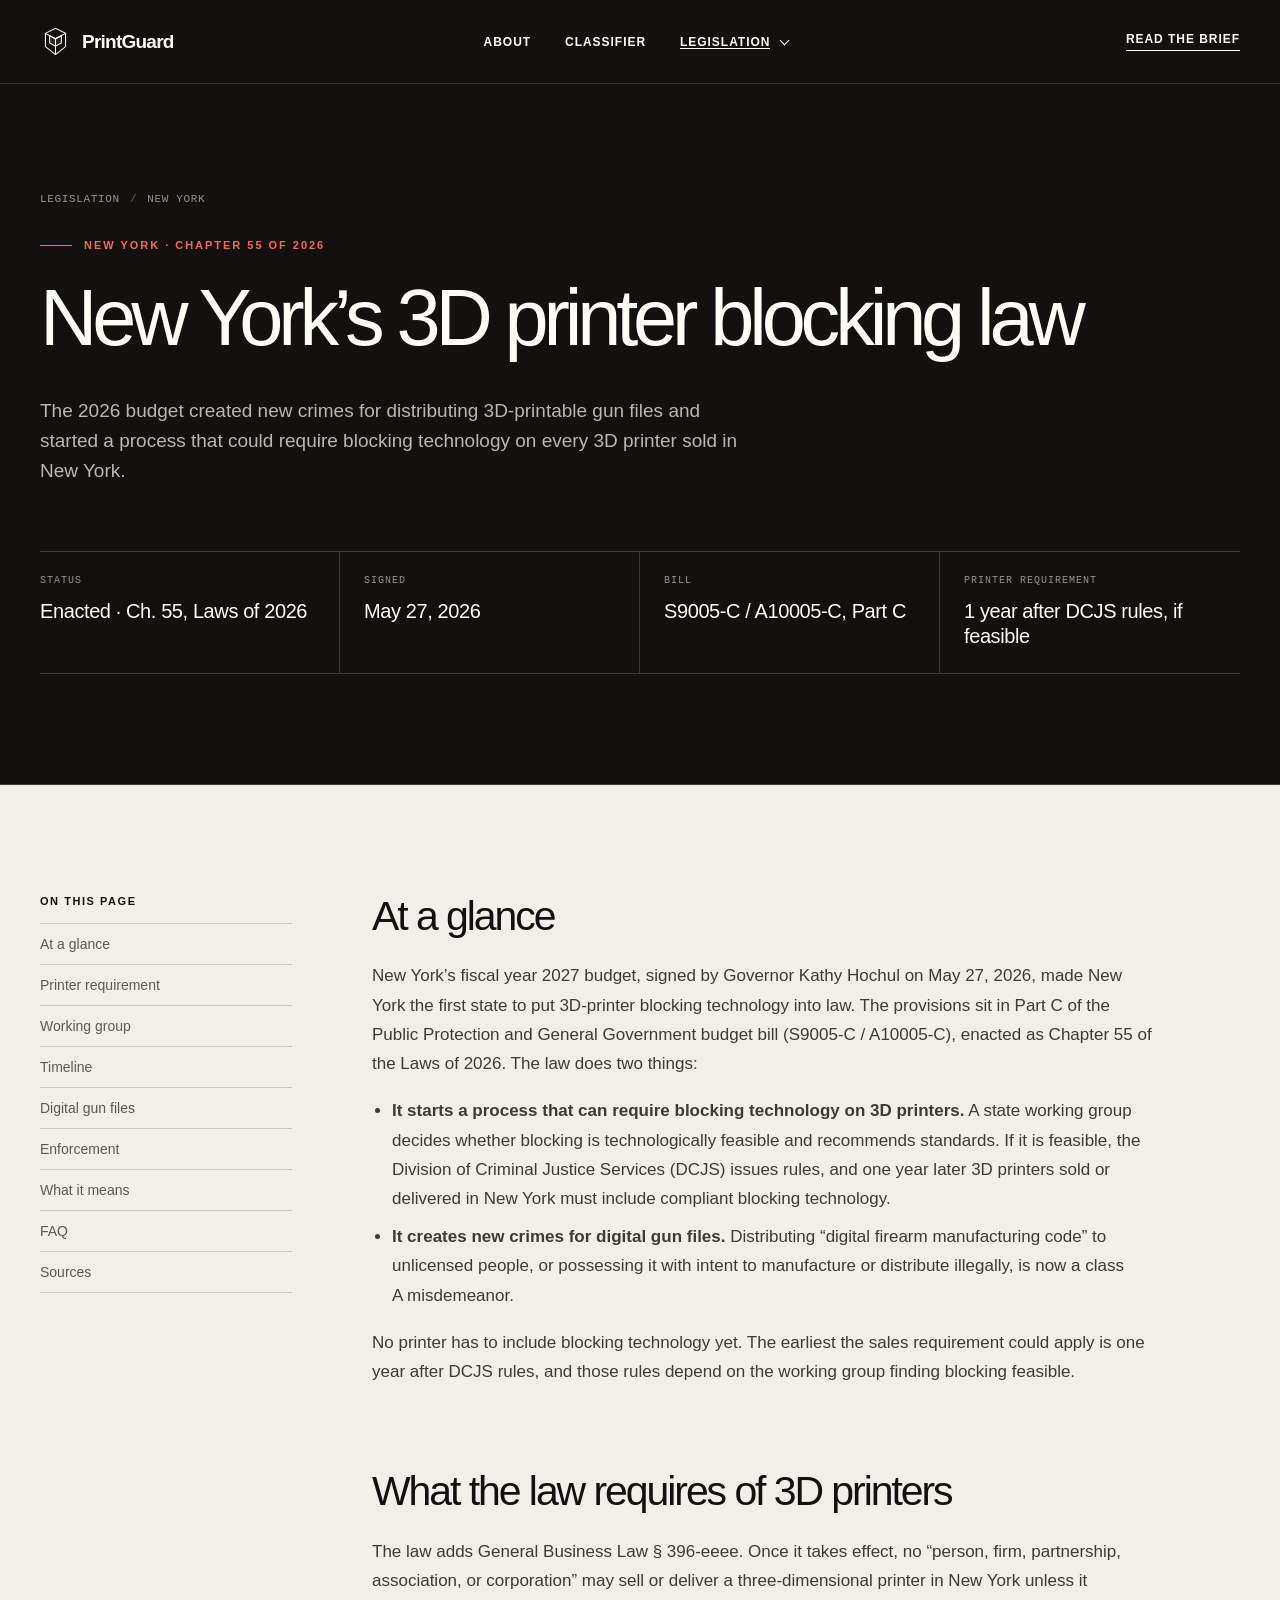
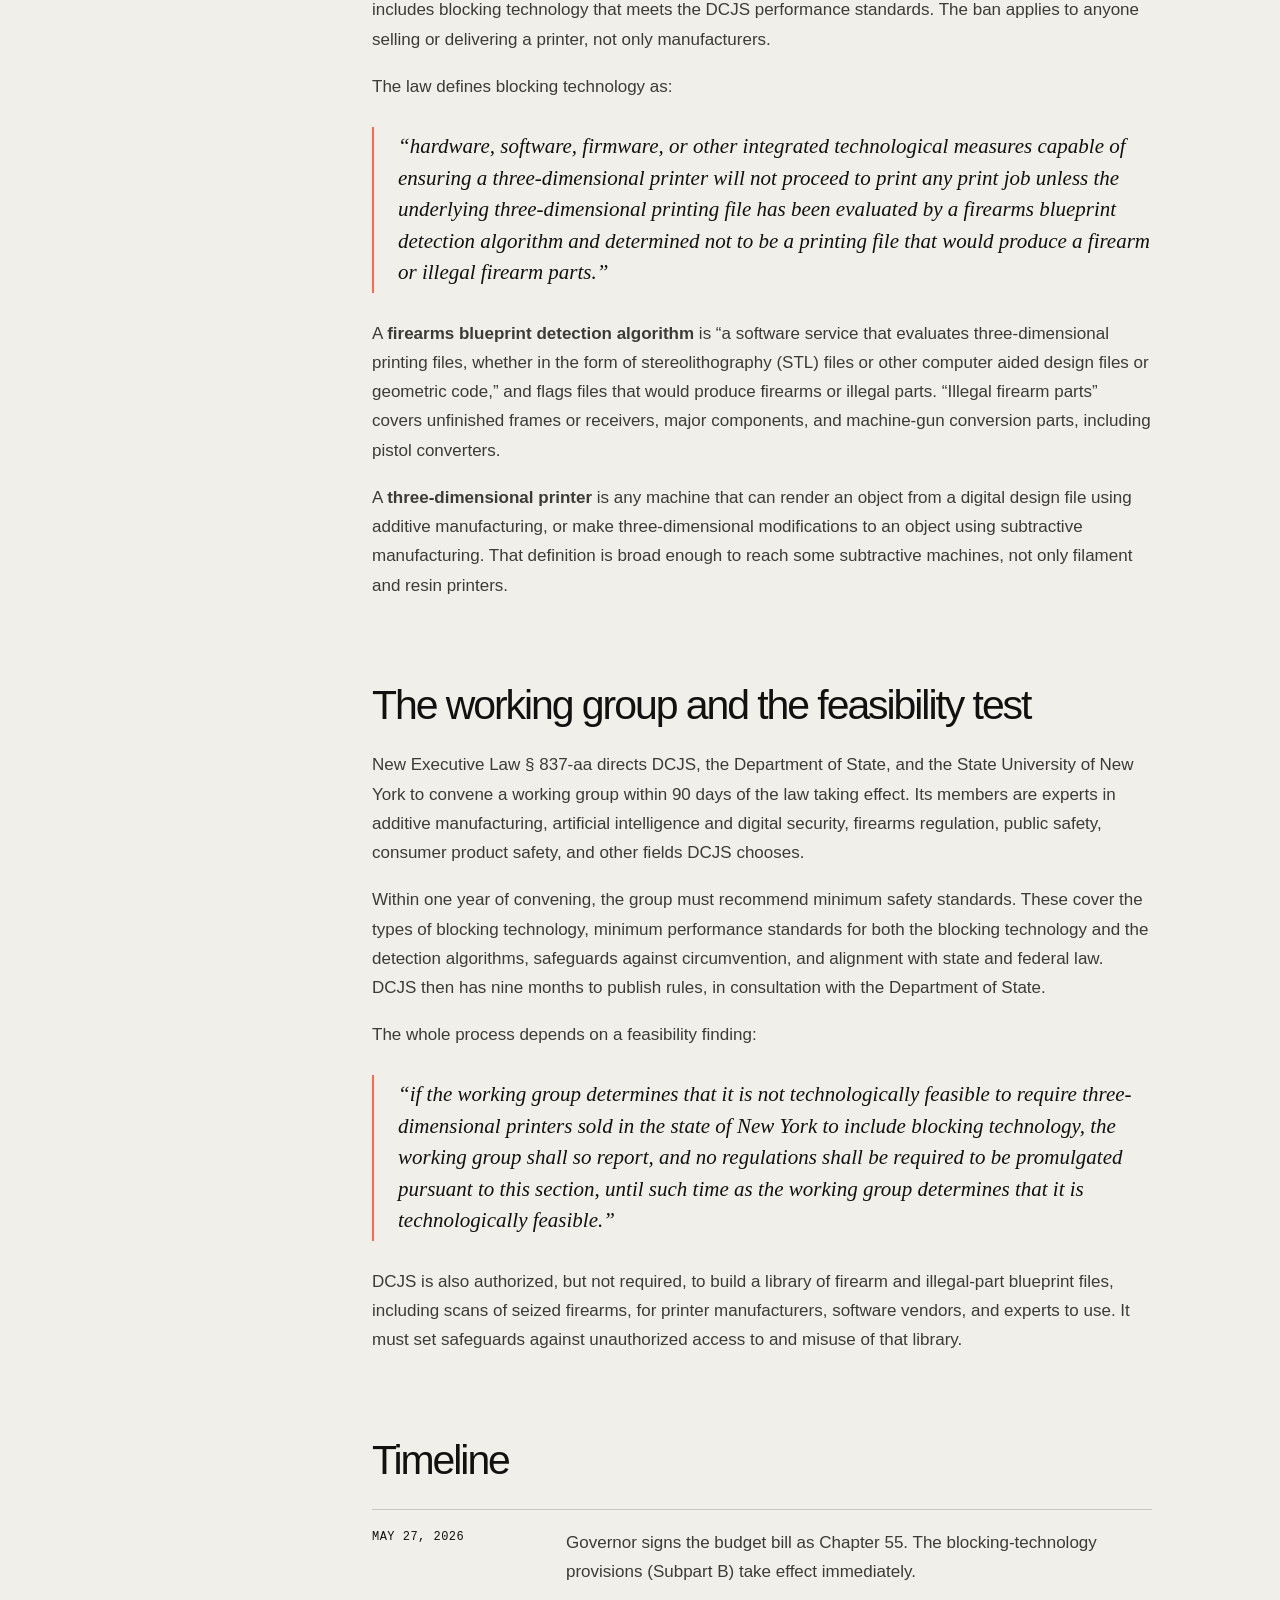
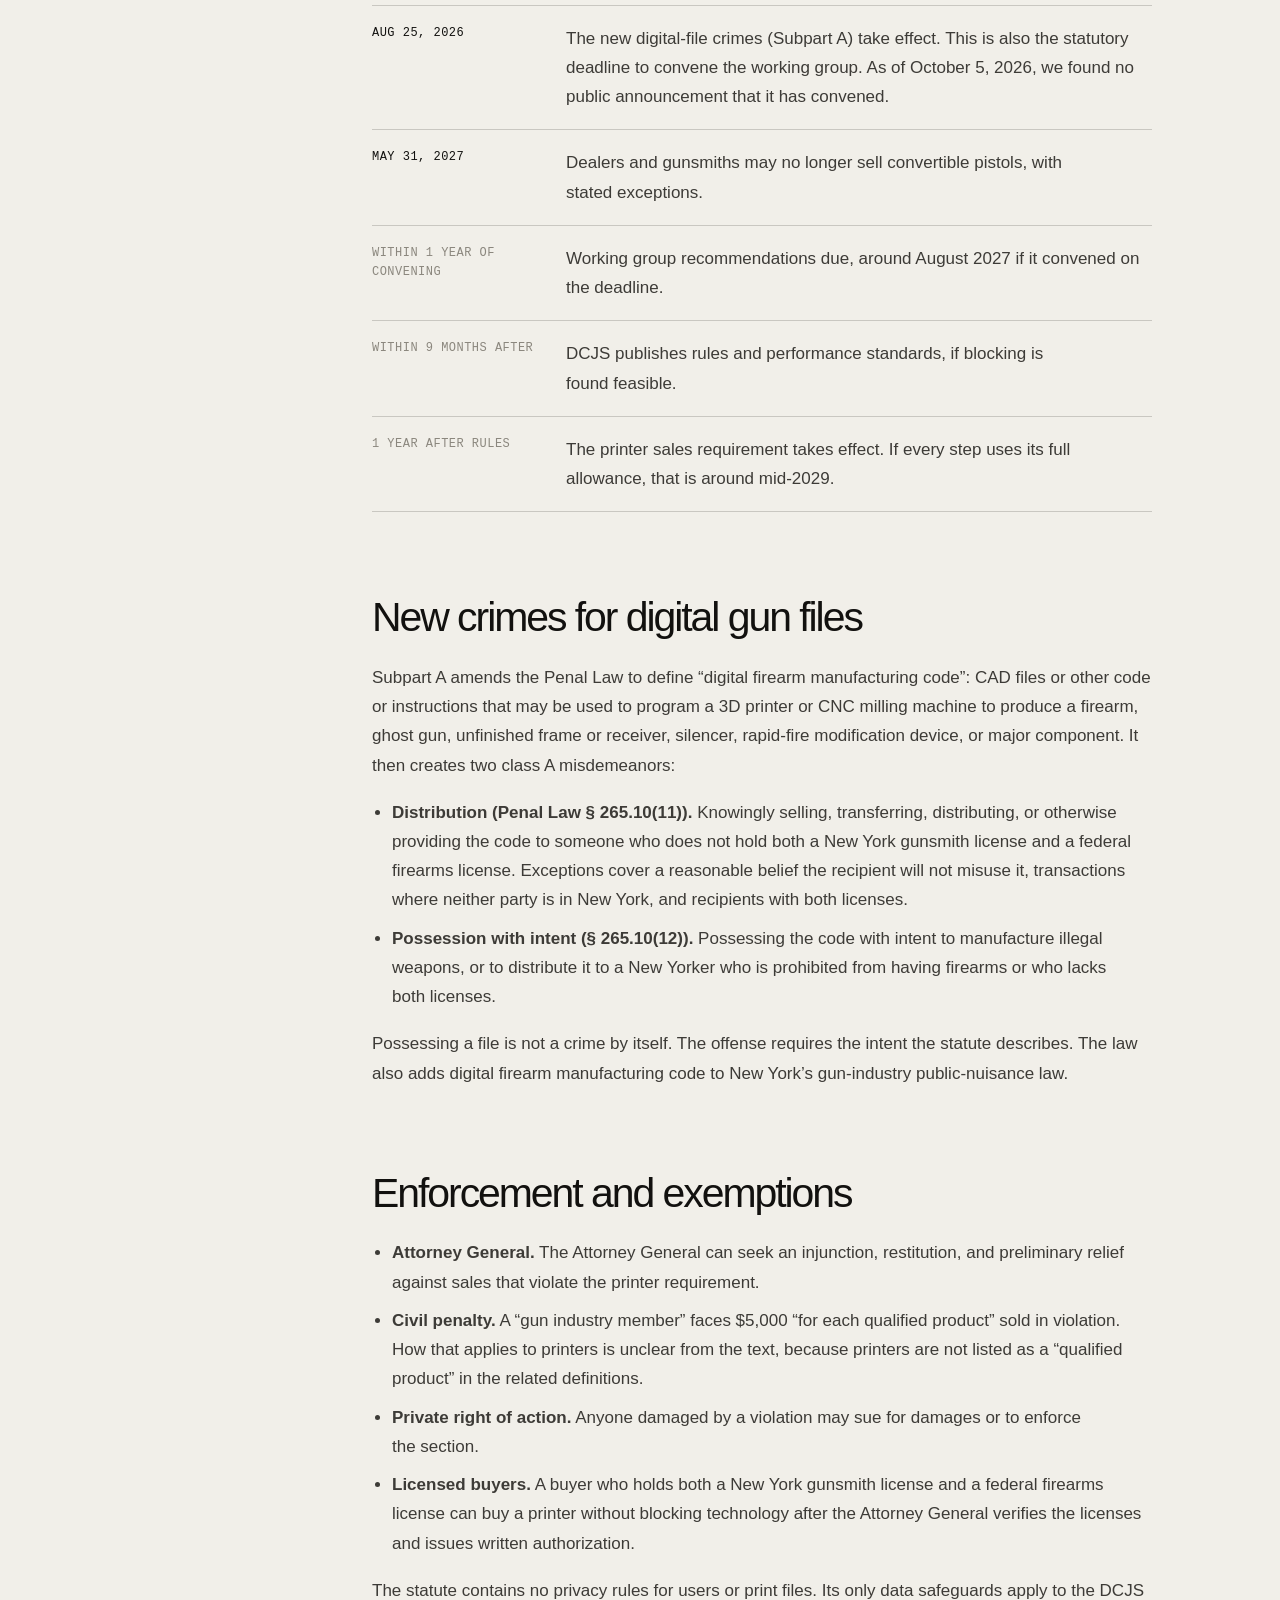
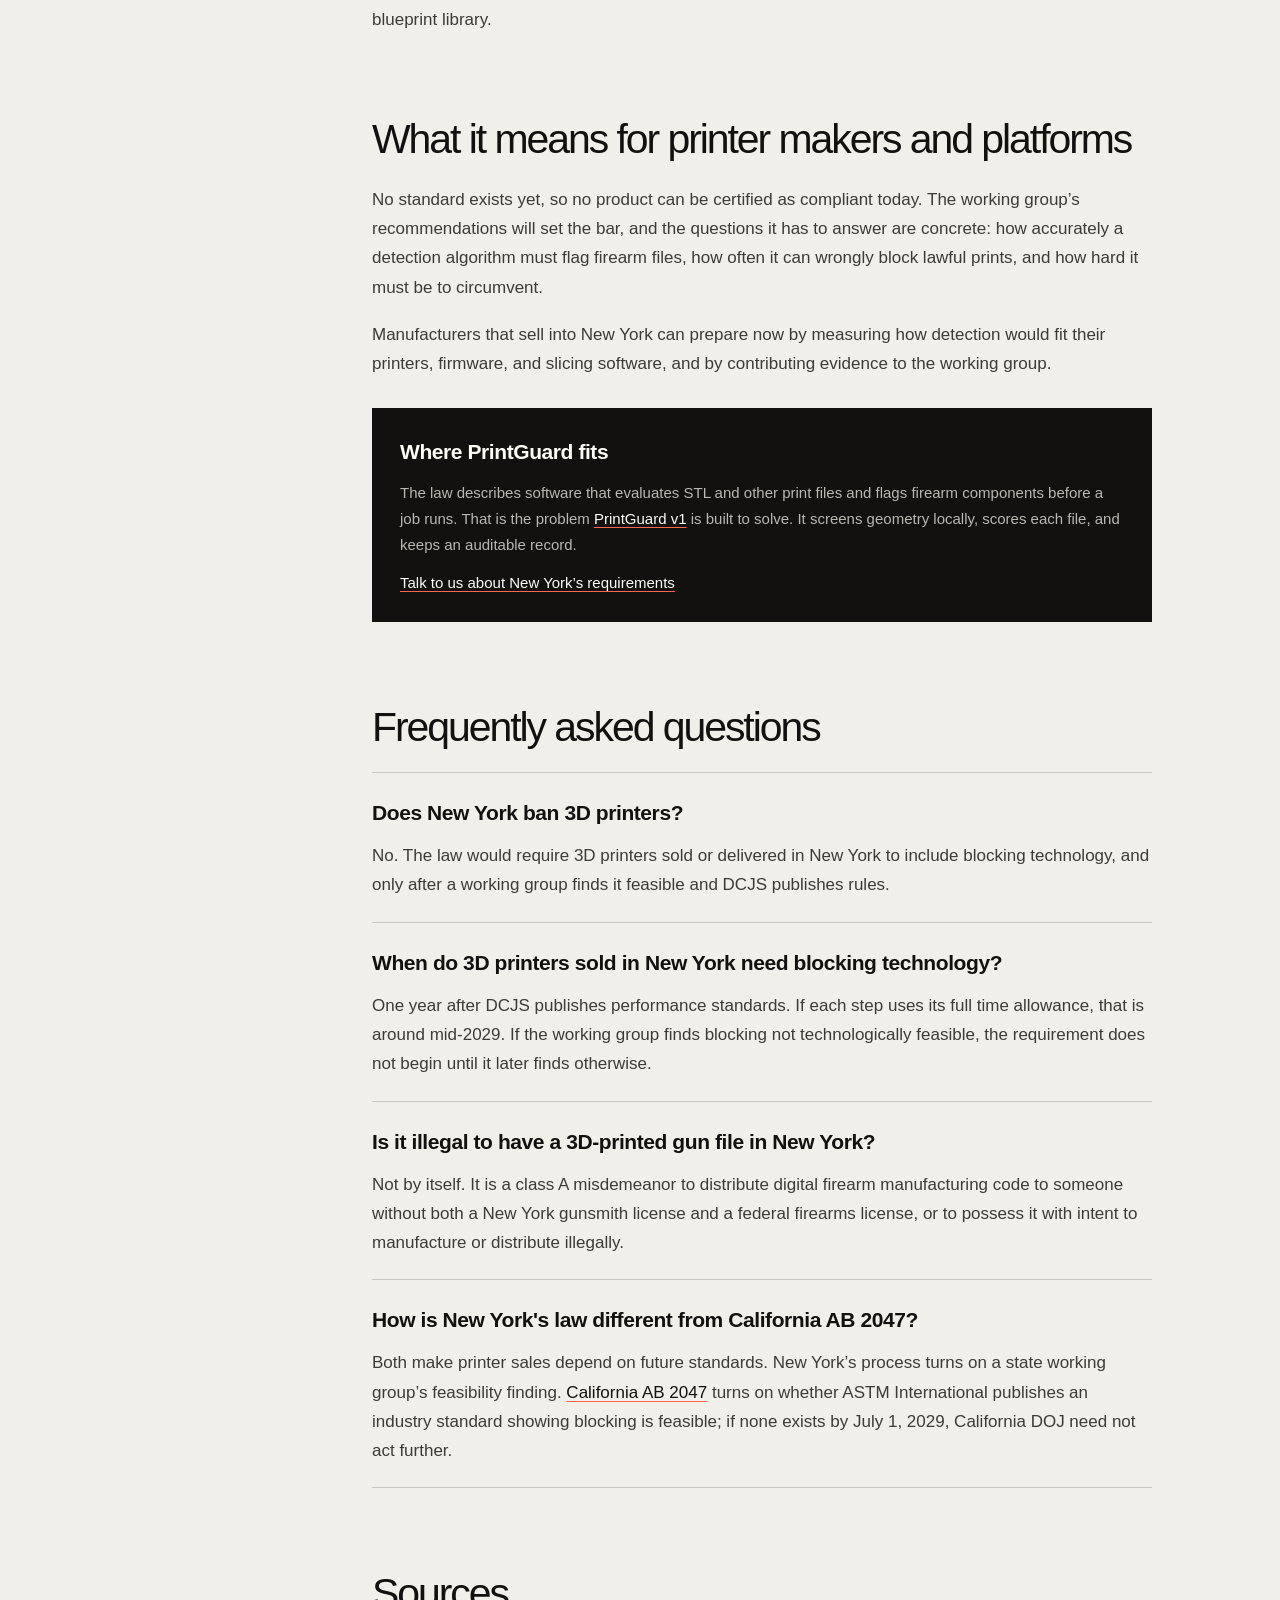
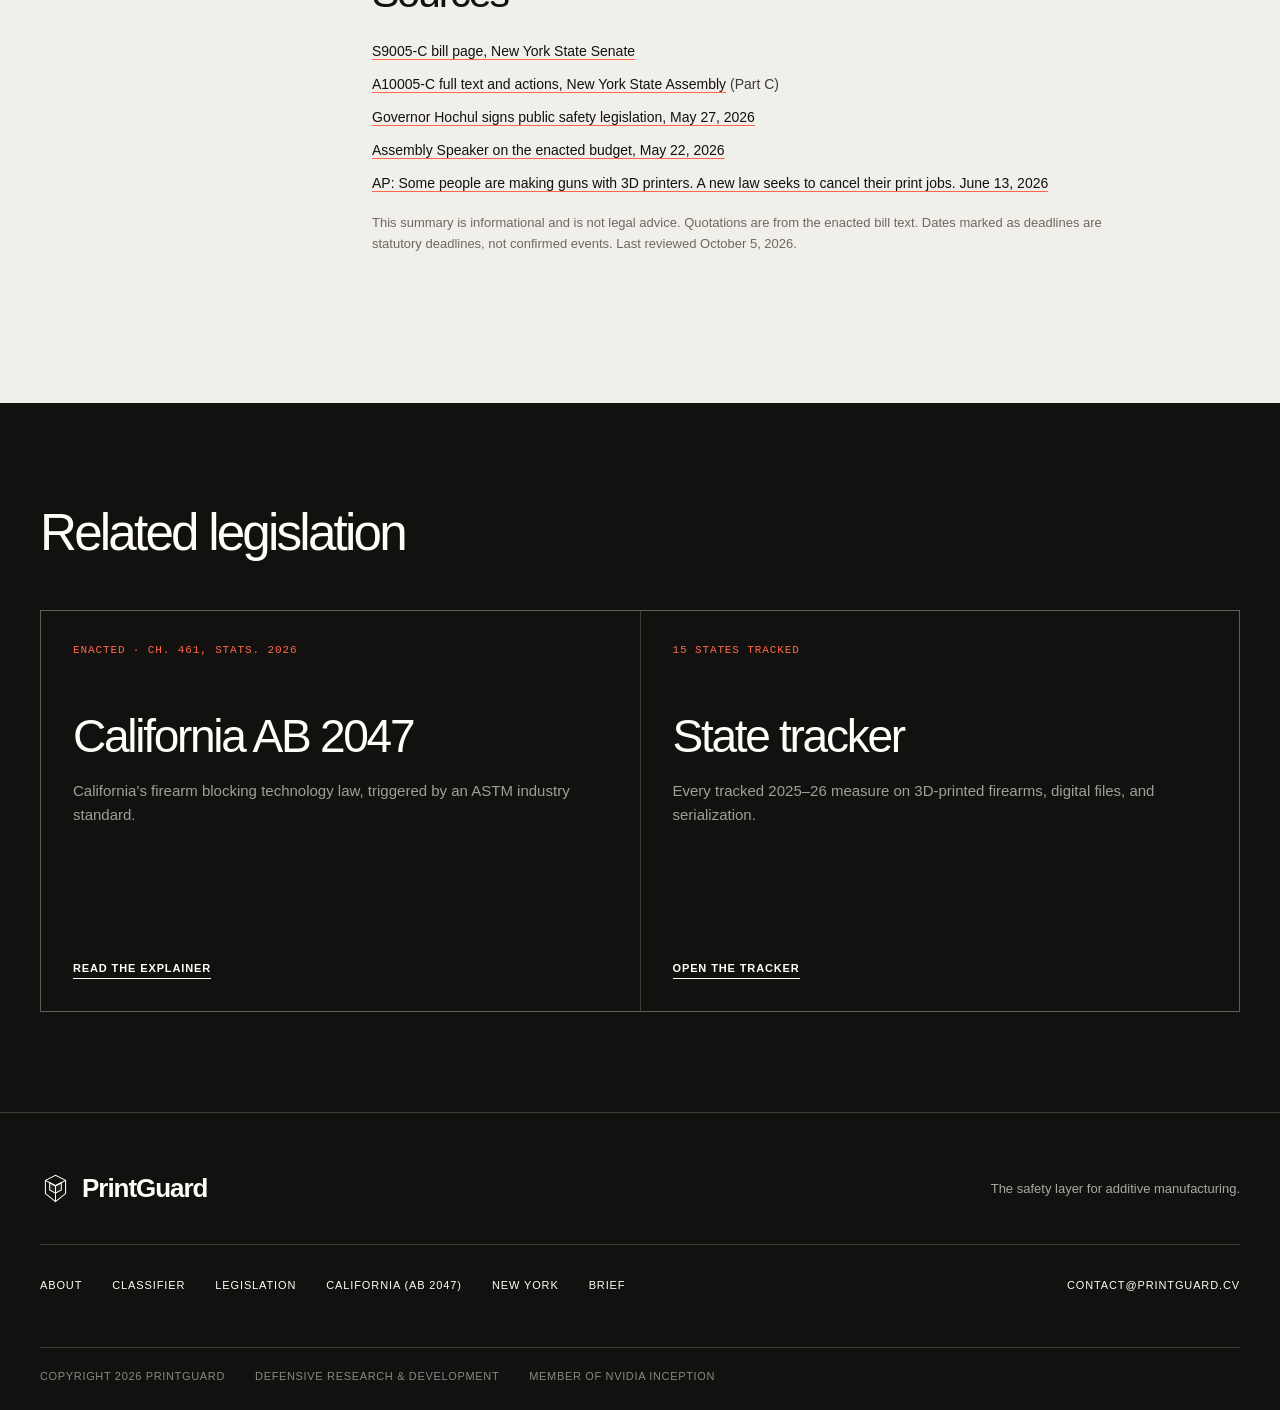
<file: legislation/new-york-3d-printer-law/index.html>
<!doctype html>
<html lang="en">
  <head>
    <meta charset="utf-8" />
    <meta name="viewport" content="width=device-width, initial-scale=1" />
    <meta name="description" content="What New York&rsquo;s 2026 3D printer law requires, when blocking could apply, and how PrintGuard&rsquo;s firearm file detection can help printer makers." />
    <meta name="theme-color" content="#12110f" />
    <link rel="canonical" href="https://printguard.cv/legislation/new-york-3d-printer-law/" />
    <link rel="icon" href="/assets/favicon.svg" type="image/svg+xml" />
    <link rel="apple-touch-icon" href="/assets/brand/printguard-logo.png" />
    <meta property="og:site_name" content="PrintGuard" />
    <meta property="og:title" content="New York 3D Printer Law Overview &amp; Solution | PrintGuard" />
    <meta property="og:description" content="What New York&rsquo;s 2026 3D printer law requires, when blocking could apply, and how PrintGuard&rsquo;s firearm file detection can help printer makers." />
    <meta property="og:type" content="article" />
    <meta property="og:url" content="https://printguard.cv/legislation/new-york-3d-printer-law/" />
    <meta property="og:image" content="https://printguard.cv/assets/printguard-firearm-scan-hero-v2.png" />
    <meta property="og:image:alt" content="A firearm rendered as a defensive 3D geometry scan" />
    <meta name="twitter:card" content="summary_large_image" />
    <title>New York 3D Printer Law Overview &amp; Solution | PrintGuard</title>
    <script type="application/ld+json">
{
  "@context": "https://schema.org",
  "@graph": [
    {
      "@type": "Article",
      "headline": "New York's 3D printer blocking law (Chapter 55 of 2026), explained",
      "description": "What New York’s 2026 3D printer law requires, when blocking could apply, and how PrintGuard’s firearm file detection can help printer makers.",
      "url": "https://printguard.cv/legislation/new-york-3d-printer-law/",
      "datePublished": "2026-10-05",
      "dateModified": "2026-10-05",
      "author": {
        "@id": "https://printguard.cv/#organization"
      },
      "publisher": {
        "@id": "https://printguard.cv/#organization"
      },
      "image": "https://printguard.cv/assets/printguard-firearm-scan-hero-v2.png",
      "mainEntityOfPage": "https://printguard.cv/legislation/new-york-3d-printer-law/"
    },
    {
      "@type": "Organization",
      "@id": "https://printguard.cv/#organization",
      "name": "PrintGuard",
      "url": "https://printguard.cv/"
    },
    {
      "@type": "FAQPage",
      "mainEntity": [
        {
          "@type": "Question",
          "name": "Does New York ban 3D printers?",
          "acceptedAnswer": {
            "@type": "Answer",
            "text": "No. The law would require 3D printers sold or delivered in New York to include blocking technology, and only after a working group finds it feasible and DCJS publishes rules."
          }
        },
        {
          "@type": "Question",
          "name": "When do 3D printers sold in New York need blocking technology?",
          "acceptedAnswer": {
            "@type": "Answer",
            "text": "One year after DCJS publishes performance standards. If each step uses its full time allowance, that is around mid-2029. If the working group finds blocking not technologically feasible, the requirement does not begin until it later finds otherwise."
          }
        },
        {
          "@type": "Question",
          "name": "Is it illegal to have a 3D-printed gun file in New York?",
          "acceptedAnswer": {
            "@type": "Answer",
            "text": "Not by itself. It is a class A misdemeanor to distribute digital firearm manufacturing code to someone without both a New York gunsmith license and a federal firearms license, or to possess it with intent to manufacture or distribute illegally."
          }
        },
        {
          "@type": "Question",
          "name": "How is New York's law different from California AB 2047?",
          "acceptedAnswer": {
            "@type": "Answer",
            "text": "Both make printer sales depend on future standards. New York's process turns on a state working group's feasibility finding. California AB 2047 turns on whether ASTM International publishes an industry standard showing blocking is feasible; if none exists by July 1, 2029, California DOJ need not act further."
          }
        }
      ]
    },
    {
      "@type": "BreadcrumbList",
      "itemListElement": [
        {
          "@type": "ListItem",
          "position": 1,
          "name": "PrintGuard",
          "item": "https://printguard.cv/"
        },
        {
          "@type": "ListItem",
          "position": 2,
          "name": "Legislation",
          "item": "https://printguard.cv/legislation/"
        },
        {
          "@type": "ListItem",
          "position": 3,
          "name": "New York",
          "item": "https://printguard.cv/legislation/new-york-3d-printer-law/"
        }
      ]
    }
  ]
}
    </script>
    <script>document.documentElement.classList.add("js");</script>
    <link rel="stylesheet" href="/styles.css?v=25" />
  </head>
  <body>
    <a class="skip-link" href="#main">Skip to content</a>

    <header class="site-header" data-header>
      <a class="brand" href="/" aria-label="PrintGuard home">
        <svg class="brand-mark" viewBox="0 0 40 40" aria-hidden="true">
          <path d="M7 9.5 20 3l13 6.5v17L20 37 7 26.5Z" />
          <path d="m7 9.5 13 7 13-7M20 16.5V37" />
          <path d="m12.5 12.5 7.5 4 7.5-4v9.25L20 26l-7.5-4.25Z" />
        </svg>
        <span>PrintGuard</span>
      </a>

      <button class="menu-toggle" type="button" aria-expanded="false" aria-controls="site-nav">
        <span></span><span></span>
        <span class="sr-only">Open navigation</span>
      </button>

      <nav class="site-nav" id="site-nav" aria-label="Primary navigation">
        <a href="/" data-nav="about">About</a>
        <a href="/#printguardv1" data-nav="printguardv1">Classifier</a>
        <div class="nav-group" data-nav-group>
          <a href="/legislation/" data-nav="legislation" aria-current="page">Legislation</a>
          <button class="nav-group-toggle" type="button" aria-expanded="false" aria-controls="nav-legislation">
            <span class="sr-only">Show legislation pages</span>
          </button>
          <div class="nav-submenu" id="nav-legislation">
            <a href="/legislation/">Map</a>
            <a href="/legislation/california-ab-2047/">California (AB 2047)</a>
            <a href="/legislation/new-york-3d-printer-law/" aria-current="page">New York</a>
          </div>
        </div>
        <a class="mobile-nav-brief" href="/assets/PrintGuard_Brief.pdf?v=5" target="_blank" rel="noreferrer">Read the brief</a>
      </nav>

      <a class="header-cta" href="/assets/PrintGuard_Brief.pdf?v=5" target="_blank" rel="noreferrer">
        Read the brief
      </a>
    </header>

    <main id="main">
      <section class="page-intro" aria-labelledby="law-title">
        <div class="page-shell">
          <ol class="breadcrumbs" aria-label="Breadcrumb">
            <li><a href="/legislation/">Legislation</a></li>
            <li aria-current="page">New York</li>
          </ol>
          <p class="eyebrow page-eyebrow">New York · Chapter 55 of 2026</p>
          <h1 class="law-title" id="law-title">New York&rsquo;s 3D printer blocking law</h1>
          <p class="page-lede">The 2026 budget created new crimes for distributing 3D-printable gun files and started a process that could require blocking technology on every 3D printer sold in New York.</p>
          <dl class="law-facts">
            <div><dt>Status</dt><dd>Enacted · Ch. 55, Laws of 2026</dd></div>
            <div><dt>Signed</dt><dd>May 27, 2026</dd></div>
            <div><dt>Bill</dt><dd>S9005-C / A10005-C, Part C</dd></div>
            <div><dt>Printer requirement</dt><dd>1 year after DCJS rules, if feasible</dd></div>
          </dl>
        </div>
      </section>

      <section class="law-body">
        <div class="page-shell law-layout">
          <nav class="law-toc" aria-label="On this page">
            <p>On this page</p>
            <ol>
              <li><a href="#at-a-glance">At a glance</a></li>
              <li><a href="#printer-requirement">Printer requirement</a></li>
              <li><a href="#working-group">Working group</a></li>
              <li><a href="#timeline">Timeline</a></li>
              <li><a href="#digital-files">Digital gun files</a></li>
              <li><a href="#enforcement">Enforcement</a></li>
              <li><a href="#what-it-means">What it means</a></li>
              <li><a href="#faq">FAQ</a></li>
              <li><a href="#sources">Sources</a></li>
            </ol>
          </nav>

          <article class="prose">
            <section id="at-a-glance" aria-labelledby="glance-title">
              <h2 id="glance-title">At a glance</h2>
              <p>
                New York&rsquo;s fiscal year 2027 budget, signed by Governor Kathy Hochul on May 27, 2026, made New York
                the first state to put 3D-printer blocking technology into law. The provisions sit in Part C of the
                Public Protection and General Government budget bill (S9005-C / A10005-C), enacted as Chapter 55 of the
                Laws of 2026. The law does two things:
              </p>
              <ul>
                <li><strong>It starts a process that can require blocking technology on 3D printers.</strong> A state
                  working group decides whether blocking is technologically feasible and recommends standards. If it is
                  feasible, the Division of Criminal Justice Services (DCJS) issues rules, and one year later 3D
                  printers sold or delivered in New York must include compliant blocking technology.</li>
                <li><strong>It creates new crimes for digital gun files.</strong> Distributing &ldquo;digital firearm
                  manufacturing code&rdquo; to unlicensed people, or possessing it with intent to manufacture or
                  distribute illegally, is now a class A misdemeanor.</li>
              </ul>
              <p>
                No printer has to include blocking technology yet. The earliest the sales requirement could apply is
                one year after DCJS rules, and those rules depend on the working group finding blocking feasible.
              </p>
            </section>

            <section id="printer-requirement" aria-labelledby="printer-title">
              <h2 id="printer-title">What the law requires of 3D printers</h2>
              <p>
                The law adds General Business Law &sect; 396-eeee. Once it takes effect, no &ldquo;person, firm,
                partnership, association, or corporation&rdquo; may sell or deliver a three-dimensional printer in New
                York unless it includes blocking technology that meets the DCJS performance standards. The ban applies
                to anyone selling or delivering a printer, not only manufacturers.
              </p>
              <p>The law defines blocking technology as:</p>
              <blockquote>
                &ldquo;hardware, software, firmware, or other integrated technological measures capable of ensuring a
                three-dimensional printer will not proceed to print any print job unless the underlying
                three-dimensional printing file has been evaluated by a firearms blueprint detection algorithm and
                determined not to be a printing file that would produce a firearm or illegal firearm parts.&rdquo;
              </blockquote>
              <p>
                A <strong>firearms blueprint detection algorithm</strong> is &ldquo;a software service that evaluates
                three-dimensional printing files, whether in the form of stereolithography (STL) files or other
                computer aided design files or geometric code,&rdquo; and flags files that would produce firearms or
                illegal parts. &ldquo;Illegal firearm parts&rdquo; covers unfinished frames or receivers, major
                components, and machine-gun conversion parts, including pistol converters.
              </p>
              <p>
                A <strong>three-dimensional printer</strong> is any machine that can render an object from a digital
                design file using additive manufacturing, or make three-dimensional modifications to an object using
                subtractive manufacturing. That definition is broad enough to reach some subtractive machines, not only
                filament and resin printers.
              </p>
            </section>

            <section id="working-group" aria-labelledby="working-group-title">
              <h2 id="working-group-title">The working group and the feasibility test</h2>
              <p>
                New Executive Law &sect; 837-aa directs DCJS, the Department of State, and the State University of New
                York to convene a working group within 90 days of the law taking effect. Its members are experts in
                additive manufacturing, artificial intelligence and digital security, firearms regulation, public
                safety, consumer product safety, and other fields DCJS chooses.
              </p>
              <p>
                Within one year of convening, the group must recommend minimum safety standards. These cover the types
                of blocking technology, minimum performance standards for both the blocking technology and the detection
                algorithms, safeguards against circumvention, and alignment with state and federal law. DCJS then has
                nine months to publish rules, in consultation with the Department of State.
              </p>
              <p>The whole process depends on a feasibility finding:</p>
              <blockquote>
                &ldquo;if the working group determines that it is not technologically feasible to require
                three-dimensional printers sold in the state of New York to include blocking technology, the working
                group shall so report, and no regulations shall be required to be promulgated pursuant to this section,
                until such time as the working group determines that it is technologically feasible.&rdquo;
              </blockquote>
              <p>
                DCJS is also authorized, but not required, to build a library of firearm and illegal-part blueprint
                files, including scans of seized firearms, for printer manufacturers, software vendors, and experts to
                use. It must set safeguards against unauthorized access to and misuse of that library.
              </p>
            </section>

            <section id="timeline" aria-labelledby="timeline-title">
              <h2 id="timeline-title">Timeline</h2>
              <ol class="law-timeline">
                <li><time datetime="2026-05-27">May 27, 2026</time><span>Governor signs the budget bill as Chapter 55. The blocking-technology provisions (Subpart B) take effect immediately.</span></li>
                <li><time datetime="2026-08-25">Aug 25, 2026</time><span>The new digital-file crimes (Subpart A) take effect. This is also the statutory deadline to convene the working group. As of October 5, 2026, we found no public announcement that it has convened.</span></li>
                <li><time datetime="2027-05-31">May 31, 2027</time><span>Dealers and gunsmiths may no longer sell convertible pistols, with stated exceptions.</span></li>
                <li class="pending"><span class="when">Within 1 year of convening</span><span>Working group recommendations due, around August 2027 if it convened on the deadline.</span></li>
                <li class="pending"><span class="when">Within 9 months after</span><span>DCJS publishes rules and performance standards, if blocking is found feasible.</span></li>
                <li class="pending"><span class="when">1 year after rules</span><span>The printer sales requirement takes effect. If every step uses its full allowance, that is around mid-2029.</span></li>
              </ol>
            </section>

            <section id="digital-files" aria-labelledby="files-title">
              <h2 id="files-title">New crimes for digital gun files</h2>
              <p>
                Subpart A amends the Penal Law to define &ldquo;digital firearm manufacturing code&rdquo;: CAD files or
                other code or instructions that may be used to program a 3D printer or CNC milling machine to produce a
                firearm, ghost gun, unfinished frame or receiver, silencer, rapid-fire modification device, or major
                component. It then creates two class A misdemeanors:
              </p>
              <ul>
                <li><strong>Distribution (Penal Law &sect; 265.10(11)).</strong> Knowingly selling, transferring,
                  distributing, or otherwise providing the code to someone who does not hold both a New York gunsmith
                  license and a federal firearms license. Exceptions cover a reasonable belief the recipient will not
                  misuse it, transactions where neither party is in New York, and recipients with both licenses.</li>
                <li><strong>Possession with intent (&sect; 265.10(12)).</strong> Possessing the code with intent to
                  manufacture illegal weapons, or to distribute it to a New Yorker who is prohibited from having
                  firearms or who lacks both licenses.</li>
              </ul>
              <p>
                Possessing a file is not a crime by itself. The offense requires the intent the statute describes. The
                law also adds digital firearm manufacturing code to New York&rsquo;s gun-industry public-nuisance law.
              </p>
            </section>

            <section id="enforcement" aria-labelledby="enforcement-title">
              <h2 id="enforcement-title">Enforcement and exemptions</h2>
              <ul>
                <li><strong>Attorney General.</strong> The Attorney General can seek an injunction, restitution, and
                  preliminary relief against sales that violate the printer requirement.</li>
                <li><strong>Civil penalty.</strong> A &ldquo;gun industry member&rdquo; faces $5,000 &ldquo;for each
                  qualified product&rdquo; sold in violation. How that applies to printers is unclear from the text,
                  because printers are not listed as a &ldquo;qualified product&rdquo; in the related definitions.</li>
                <li><strong>Private right of action.</strong> Anyone damaged by a violation may sue for damages or to
                  enforce the section.</li>
                <li><strong>Licensed buyers.</strong> A buyer who holds both a New York gunsmith license and a federal
                  firearms license can buy a printer without blocking technology after the Attorney General verifies
                  the licenses and issues written authorization.</li>
              </ul>
              <p>
                The statute contains no privacy rules for users or print files. Its only data safeguards apply to the
                DCJS blueprint library.
              </p>
            </section>

            <section id="what-it-means" aria-labelledby="means-title">
              <h2 id="means-title">What it means for printer makers and platforms</h2>
              <p>
                No standard exists yet, so no product can be certified as compliant today. The working group&rsquo;s
                recommendations will set the bar, and the questions it has to answer are concrete: how accurately a
                detection algorithm must flag firearm files, how often it can wrongly block lawful prints, and how hard
                it must be to circumvent.
              </p>
              <p>
                Manufacturers that sell into New York can prepare now by measuring how detection would fit their
                printers, firmware, and slicing software, and by contributing evidence to the working group.
              </p>
              <div class="callout">
                <h3>Where PrintGuard fits</h3>
                <p>
                  The law describes software that evaluates STL and other print files and flags firearm components
                  before a job runs. That is the problem <a href="/#printguardv1">PrintGuard v1</a> is built to solve.
                  It screens geometry locally, scores each file, and keeps an auditable record.
                </p>
                <p>
                  <a href="mailto:contact@printguard.cv?subject=New%20York%203D%20printer%20law">Talk to us about New York&rsquo;s requirements</a>
                </p>
              </div>
            </section>

            <section id="faq" aria-labelledby="faq-title">
              <h2 id="faq-title">Frequently asked questions</h2>
              <div class="faq-item">
                <h3>Does New York ban 3D printers?</h3>
                <p>No. The law would require 3D printers sold or delivered in New York to include blocking technology, and only after a working group finds it feasible and DCJS publishes rules.</p>
              </div>
              <div class="faq-item">
                <h3>When do 3D printers sold in New York need blocking technology?</h3>
                <p>One year after DCJS publishes performance standards. If each step uses its full time allowance, that is around mid-2029. If the working group finds blocking not technologically feasible, the requirement does not begin until it later finds otherwise.</p>
              </div>
              <div class="faq-item">
                <h3>Is it illegal to have a 3D-printed gun file in New York?</h3>
                <p>Not by itself. It is a class A misdemeanor to distribute digital firearm manufacturing code to someone without both a New York gunsmith license and a federal firearms license, or to possess it with intent to manufacture or distribute illegally.</p>
              </div>
              <div class="faq-item">
                <h3>How is New York's law different from California AB 2047?</h3>
                <p>Both make printer sales depend on future standards. New York&rsquo;s process turns on a state working group&rsquo;s feasibility finding. <a href="/legislation/california-ab-2047/">California AB 2047</a> turns on whether ASTM International publishes an industry standard showing blocking is feasible; if none exists by July 1, 2029, California DOJ need not act further.</p>
              </div>
            </section>

            <section id="sources" aria-labelledby="sources-title">
              <h2 id="sources-title">Sources</h2>
              <ul class="source-list">
                <li><a href="https://www.nysenate.gov/legislation/bills/2025/S9005" target="_blank" rel="noreferrer">S9005-C bill page, New York State Senate</a></li>
                <li><a href="https://nyassembly.gov/leg/?bn=A10005&amp;term=2025&amp;Actions=Y&amp;Text=Y" target="_blank" rel="noreferrer">A10005-C full text and actions, New York State Assembly</a> (Part C)</li>
                <li><a href="https://www.governor.ny.gov/news/keeping-new-yorkers-safe-governor-hochul-signs-legislation-strengthen-public-safety-and-make" target="_blank" rel="noreferrer">Governor Hochul signs public safety legislation, May 27, 2026</a></li>
                <li><a href="https://nyassembly.gov/Press/?sec=story&amp;story=118326" target="_blank" rel="noreferrer">Assembly Speaker on the enacted budget, May 22, 2026</a></li>
                <li><a href="https://apnews.com/article/737b48cd483da5394076bc99d94619ca" target="_blank" rel="noreferrer">AP: Some people are making guns with 3D printers. A new law seeks to cancel their print jobs. June 13, 2026</a></li>
              </ul>
              <p class="law-disclaimer">
                This summary is informational and is not legal advice. Quotations are from the enacted bill text. Dates
                marked as deadlines are statutory deadlines, not confirmed events. Last reviewed October 5, 2026.
              </p>
            </section>
          </article>
        </div>
      </section>

      <section class="related-laws" aria-labelledby="related-title">
        <div class="page-shell">
          <h2 id="related-title">Related legislation</h2>
          <div class="law-card-grid">
            <a class="law-card" href="/legislation/california-ab-2047/">
              <span class="law-card-status">Enacted · Ch. 461, Stats. 2026</span>
              <h3>California AB 2047</h3>
              <p>California&rsquo;s firearm blocking technology law, triggered by an ASTM industry standard.</p>
              <span class="explore-link">Read the explainer</span>
            </a>
            <a class="law-card" href="/legislation/">
              <span class="law-card-status">15 states tracked</span>
              <h3>State tracker</h3>
              <p>Every tracked 2025–26 measure on 3D-printed firearms, digital files, and serialization.</p>
              <span class="explore-link">Open the tracker</span>
            </a>
          </div>
        </div>
      </section>
    </main>

    <footer class="site-footer">
      <div class="page-shell footer-grid">
        <a class="brand footer-brand" href="/" aria-label="PrintGuard home">
          <svg class="brand-mark" viewBox="0 0 40 40" aria-hidden="true">
            <path d="M7 9.5 20 3l13 6.5v17L20 37 7 26.5Z" />
            <path d="m7 9.5 13 7 13-7M20 16.5V37" />
            <path d="m12.5 12.5 7.5 4 7.5-4v9.25L20 26l-7.5-4.25Z" />
          </svg>
          <span>PrintGuard</span>
        </a>
        <p>The safety layer for additive manufacturing.</p>
        <nav aria-label="Footer navigation">
          <a href="/">About</a><a href="/#printguardv1">Classifier</a><a href="/legislation/">Legislation</a>
          <a href="/legislation/california-ab-2047/">California (AB 2047)</a><a href="/legislation/new-york-3d-printer-law/">New York</a>
          <a href="/assets/PrintGuard_Brief.pdf?v=5" target="_blank" rel="noreferrer">Brief<span class="sr-only"> (opens in a new tab)</span></a>
          <a href="mailto:contact@printguard.cv">contact@printguard.cv</a>
        </nav>
        <div class="footer-meta">
          <span>Copyright <span data-year></span> PrintGuard</span>
          <span>Defensive research &amp; development</span>
          <span>Member of NVIDIA Inception</span>
        </div>
      </div>
    </footer>

    <script src="/script.js?v=14"></script>
  </body>
</html>
</file>
<file: styles.css>
:root {
  --ink: #12110f;
  --ink-soft: #282622;
  --paper: #f1efe9;
  --paper-deep: #e6e2da;
  --white: #fffdf8;
  --coral: #ff684d;
  --coral-deep: #ef4d34;
  --blue: #566b8f;
  --muted: #8b877e;
  --line: rgba(18, 17, 15, 0.18);
  --line-light: rgba(255, 253, 248, 0.18);
  --shell: min(1380px, calc(100vw - 80px));
  --header-height: 84px;
}

* { box-sizing: border-box; }

html {
  scroll-behavior: smooth;
  scroll-padding-top: var(--header-height);
  background: var(--ink);
}

body {
  margin: 0;
  overflow-x: hidden;
  color: var(--ink);
  background: var(--paper);
  font-family: "Helvetica Neue", Helvetica, Arial, sans-serif;
  -webkit-font-smoothing: antialiased;
}

body.menu-open { overflow: hidden; }

a { color: inherit; text-decoration: none; }
img, svg { display: block; max-width: 100%; }
button, input, select { font: inherit; }

:where(a, button):focus-visible {
  outline: 2px solid currentColor;
  outline-offset: 4px;
}

.sr-only {
  position: absolute;
  width: 1px;
  height: 1px;
  padding: 0;
  margin: -1px;
  overflow: hidden;
  clip: rect(0, 0, 0, 0);
  white-space: nowrap;
  border: 0;
}

.skip-link {
  position: fixed;
  z-index: 1000;
  top: 12px;
  left: 12px;
  transform: translateY(-160%);
  padding: 12px 18px;
  color: var(--ink);
  background: var(--white);
  border-radius: 2px;
}
.skip-link:focus { transform: translateY(0); }

.page-shell { width: var(--shell); margin-inline: auto; }
.statement-grid > *,
.gap-heading > *,
.system-layout > *,
.performance-heading > *,
.foundation-grid > *,
.partners-heading > *,
.policy-grid > *,
.landscape-heading > *,
.reading-heading > *,
.policy-map-layout > * { min-width: 0; }

.site-header {
  position: fixed;
  z-index: 100;
  top: 0;
  left: 0;
  display: grid;
  grid-template-columns: 1fr auto 1fr;
  align-items: center;
  width: 100%;
  height: var(--header-height);
  padding: 0 40px;
  color: var(--white);
  border-bottom: 1px solid rgba(255, 255, 255, 0.14);
  transition: color 280ms ease, background 280ms ease, border-color 280ms ease, height 280ms ease;
}

.site-header.scrolled {
  height: 68px;
  color: var(--ink);
  background: rgba(241, 239, 233, 0.98);
  border-color: var(--line);
}

.brand {
  display: inline-flex;
  align-items: center;
  justify-self: start;
  gap: 11px;
  font-size: 19px;
  font-weight: 700;
  letter-spacing: -0.04em;
}

.brand-mark { width: 31px; height: 31px; fill: none; stroke: currentColor; stroke-width: 1.35; }
.brand-mark path:last-child { fill: currentColor; fill-opacity: 0.08; }

.site-nav { display: flex; align-items: center; gap: 34px; font-size: 12px; font-weight: 700; letter-spacing: 0.08em; text-transform: uppercase; }
.site-nav a, .header-cta, .site-footer a { transition: opacity 180ms ease; }
.site-nav a:hover, .header-cta:hover, .site-footer a:hover { opacity: 0.56; }

.header-cta {
  justify-self: end;
  padding-bottom: 4px;
  font-size: 12px;
  font-weight: 700;
  letter-spacing: 0.08em;
  text-transform: uppercase;
  border-bottom: 1px solid currentColor;
}

.menu-toggle { display: none; }
.mobile-nav-brief { display: none; }

.hero {
  position: relative;
  min-height: max(760px, 100svh);
  overflow: hidden;
  color: var(--white);
  background: var(--ink);
}

.hero-art, .hero-shade { position: absolute; inset: 0; width: 100%; height: 100%; }
.hero-art picture { position: absolute; top: 10%; right: 0; width: 80%; height: 80%; overflow: hidden; }
.hero-art img { position: absolute; inset: 0; width: 100%; height: 100%; }
.hero-art img { object-fit: cover; object-position: center; filter: saturate(0.86) contrast(1.02); transform: scale(.82); animation: hero-breathe 14s ease-in-out infinite alternate; }
.hero-shade { z-index: 1; background: linear-gradient(90deg, rgba(14, 13, 11, 0.96) 0%, rgba(14, 13, 11, 0.78) 35%, rgba(14, 13, 11, 0.16) 67%, rgba(14, 13, 11, 0.16) 100%), linear-gradient(0deg, rgba(14,13,11,.62) 0, transparent 34%); }
.hero-grid { position: absolute; z-index: 2; inset: 0; opacity: 0.13; background-image: linear-gradient(rgba(255,255,255,.12) 1px, transparent 1px), linear-gradient(90deg, rgba(255,255,255,.12) 1px, transparent 1px); background-size: 80px 80px; mask-image: linear-gradient(90deg, black, transparent 54%); }
.hero-scan { position: absolute; z-index: 3; top: 0; bottom: 0; left: 61.5%; width: 1px; opacity: 0.5; background: linear-gradient(transparent, var(--coral) 20%, var(--coral) 80%, transparent); box-shadow: 0 0 28px rgba(255,104,77,.6); animation: scan-glow 4s ease-in-out infinite; }

.hero-content { position: relative; z-index: 4; display: flex; flex-direction: column; justify-content: center; min-height: max(760px, 100svh); padding-top: 90px; padding-bottom: 120px; }
.eyebrow { margin: 0 0 30px; font-size: 11px; font-weight: 700; letter-spacing: 0.18em; text-transform: uppercase; }
.hero-eyebrow { display: flex; align-items: center; gap: 12px; }
.hero-eyebrow::before { content: ""; width: 32px; height: 1px; background: var(--coral); }

.hero h1 { max-width: 1100px; margin: 0; font-size: clamp(64px, 7.3vw, 124px); font-weight: 500; line-height: 0.84; letter-spacing: -0.072em; }
.hero h1 em, .closing-content h2 em { color: var(--coral); font-family: Georgia, "Times New Roman", serif; font-weight: 400; letter-spacing: -0.055em; }
.hero-title-line { display: block; white-space: nowrap; }
.hero-intro { max-width: 530px; margin: 44px 0 0 2px; color: rgba(255,253,248,.72); font-size: 18px; line-height: 1.55; }
.hero-actions { display: flex; align-items: center; gap: 30px; margin-top: 38px; }
.hero-badge { margin: 0 0 18px -9px; }
.hero-badge img { display: block; width: 150px; height: auto; }

.button { display: inline-flex; align-items: center; justify-content: center; min-width: 218px; padding: 17px 20px; font-size: 12px; font-weight: 700; letter-spacing: 0.07em; text-align: center; text-transform: uppercase; transition: transform 180ms ease, background 180ms ease, color 180ms ease; }
.button:hover { transform: translateY(-2px); }
.button-light { color: var(--ink); background: var(--white); }
.button-light:hover { background: var(--coral); }
.button-coral { color: var(--ink); background: var(--coral); }
.button-coral:hover { color: var(--ink); background: var(--white); }
.text-link { display: inline-flex; align-items: center; min-height: 44px; padding: 10px 0 5px; font-size: 12px; font-weight: 700; letter-spacing: 0.07em; text-transform: uppercase; border-bottom: 1px solid currentColor; }

.hero-foot { position: absolute; z-index: 5; right: 0; bottom: 27px; left: 0; display: grid; grid-template-columns: repeat(3, auto) 1fr; gap: 34px; align-items: center; color: rgba(255,253,248,.72); font-size: 11px; font-weight: 700; letter-spacing: 0.11em; text-transform: uppercase; }
.hero-foot > span:not(:last-child)::before { content: ""; display: inline-block; width: 5px; height: 5px; margin-right: 9px; border: 1px solid var(--coral); transform: rotate(45deg); }
.scroll-cue { justify-self: end; display: flex; align-items: center; gap: 14px; }
.scroll-cue i { position: relative; width: 1px; height: 34px; overflow: hidden; background: rgba(255,255,255,.24); }
.scroll-cue i::after { content: ""; position: absolute; width: 1px; height: 16px; background: var(--white); animation: scroll-cue 1.8s ease-in-out infinite; }

.light-section { background: var(--paper); }
.statement { padding: 150px 0 164px; }
.statement-grid, .policy-grid { display: grid; grid-template-columns: minmax(180px, 0.55fr) 2fr; gap: 70px; }
.section-label { margin: 10px 0 0; font-size: 11px; font-weight: 700; letter-spacing: 0.14em; text-transform: uppercase; }
.section-label span { display: inline-flex; align-items: center; justify-content: center; width: 28px; height: 28px; margin-right: 11px; border: 1px solid currentColor; border-radius: 50%; font-size: 9px; }
.display-heading { margin: 0; max-width: 1100px; font-size: clamp(48px, 6.5vw, 105px); font-weight: 500; line-height: 0.98; letter-spacing: -0.065em; }
.statement-copy { display: grid; grid-template-columns: 1fr 1fr; gap: 70px; max-width: 900px; margin: 80px 0 0 auto; }
.statement-copy p, .system-intro, .foundation-copy p, .policy-lead, .policy-notes p { margin: 0; color: #4b4944; font-size: 17px; line-height: 1.65; }

.principle-band { color: var(--ink); background: var(--coral); border-block: 1px solid var(--ink); }
.principles { display: flex; align-items: center; justify-content: space-between; gap: 40px; padding-block: 24px; }
.principles span { font-family: Georgia, "Times New Roman", serif; font-size: clamp(28px, 3vw, 48px); font-style: italic; letter-spacing: -0.035em; }
.principles span + span::before { content: ""; display: inline-block; width: 1px; height: .8em; margin-right: 40px; background: currentColor; transform: rotate(24deg); }

.dark-section { color: var(--white); background: var(--ink); }
.gap-section { padding: 120px 0 130px; }
.gap-heading { display: grid; grid-template-columns: minmax(180px,.55fr) 2fr; gap: 70px; }
.gap-heading .display-heading { max-width: 1000px; }
.gap-grid { display: grid; grid-template-columns: repeat(3, 1fr); gap: 1px; margin-top: 80px; background: var(--line-light); border: 1px solid var(--line-light); }
.gap-card { position: relative; min-height: 570px; padding: 28px; background: var(--ink); }
.gap-card.accent-card { color: var(--ink); background: var(--coral); }
.card-index { display: inline-flex; align-items: center; justify-content: center; width: 34px; height: 34px; font-size: 10px; border: 1px solid currentColor; border-radius: 50%; }
.failure-visual { display: flex; height: 255px; margin-top: 48px; }
.gap-card h3 { margin: 48px 0 14px; font-size: 28px; font-weight: 500; letter-spacing: -0.04em; }
.gap-card p { max-width: 360px; margin: 0; color: rgba(255,253,248,.56); font-size: 15px; line-height: 1.6; }
.accent-card p { color: rgba(18,17,15,.7); }
.filename-visual { flex-direction: column; justify-content: center; gap: 15px; }
.filename-visual span { width: fit-content; padding: 13px 15px; color: rgba(255,253,248,.5); font: 11px/1 monospace; border: 1px solid var(--line-light); }
.filename-visual span:nth-child(2) { margin-left: 14%; text-decoration: line-through; }
.filename-visual span:nth-child(3) { margin-left: 5%; color: var(--white); border-color: var(--coral); }
.hash-visual { flex-direction: column; justify-content: center; align-items: center; gap: 26px; }
.hash-visual code { font-size: 12px; letter-spacing: .08em; }
.hash-visual i { position: relative; width: 78%; height: 1px; background: var(--line-light); }
.hash-visual i::before, .hash-visual i::after { content: ""; position: absolute; top: -4px; width: 9px; height: 9px; background: var(--coral); transform: rotate(45deg); }
.hash-visual i::before { left: 18%; }.hash-visual i::after { right: 22%; }
.geometry-visual { position: relative; align-items: center; justify-content: center; }
.geometry-visual svg { width: 78%; fill: none; stroke: var(--ink); stroke-width: 1; }
.geometry-visual circle { fill: var(--ink); }
.geo-orbit { position: absolute; width: 180px; height: 70px; border: 1px solid rgba(18,17,15,.32); border-radius: 50%; }
.orbit-one { transform: rotate(25deg); }.orbit-two { transform: rotate(-36deg); }

.system-section { padding: 160px 0; background: var(--paper-deep); }
.system-heading { display: grid; grid-template-columns: minmax(180px,.55fr) 2fr; gap: 70px; align-items: start; }
.system-heading > * { min-width: 0; }
.system-heading .display-heading { max-width: 1080px; font-size: clamp(52px,6vw,96px); }
.system-intro { max-width: 820px; margin-top: 42px; }
.system-architecture { margin-top: 90px; overflow: hidden; color: var(--white); background: #171614; border: 1px solid #171614; }
.architecture-topline { display: flex; align-items: center; justify-content: space-between; gap: 20px; padding: 18px 20px; color: rgba(255,253,248,.55); font: 10px/1 monospace; letter-spacing: .1em; text-transform: uppercase; border-bottom: 1px solid var(--line-light); }
.live-state { display: flex; align-items: center; gap: 8px; }.live-state i { width: 6px; height: 6px; background: #8bc6a5; border-radius: 50%; box-shadow: 0 0 10px #8bc6a5; }
.architecture-flow { display: grid; grid-template-columns: minmax(155px,.72fr) 48px minmax(240px,1.12fr) 48px minmax(210px,1fr) 48px minmax(220px,1fr); align-items: stretch; min-width: 0; padding: 30px; background-image: linear-gradient(rgba(255,255,255,.025) 1px,transparent 1px),linear-gradient(90deg,rgba(255,255,255,.025) 1px,transparent 1px); background-size: 32px 32px; }
.architecture-node,.deployment-option,.outcome-card { position: relative; min-width: 0; padding: 24px; background: #171614; border: 1px solid var(--line-light); }
.architecture-node { display: flex; flex-direction: column; }
.architecture-code,.deployment-option > span,.outcome-card > span,.deployment-paths > p,.outcome-paths > p { color: rgba(255,253,248,.47); font: 9px/1.25 monospace; letter-spacing: .1em; text-transform: uppercase; }
.architecture-node h3,.deployment-option h3,.outcome-card h3 { margin: 0; font-size: 23px; font-weight: 500; line-height: 1.05; letter-spacing: -.035em; }
.architecture-node p,.deployment-option p,.outcome-card p { margin: 16px 0 0; color: rgba(255,253,248,.56); font-size: 12px; line-height: 1.55; }
.ingress-node h3 { margin-top: 36px; }
.ingress-node code,.deployment-option code { display: block; overflow: hidden; margin-top: auto; padding-top: 24px; color: var(--coral); font: 10px/1.3 monospace; text-overflow: ellipsis; white-space: nowrap; }
.file-cube { position: relative; width: 66px; height: 66px; margin-top: 56px; transform: rotate(30deg) skew(-7deg); }
.file-cube i { position: absolute; inset: 0; border: 1px solid rgba(255,253,248,.68); }.file-cube i:nth-child(2) { transform: translate(9px,-9px); }.file-cube i:nth-child(3) { border-color: var(--coral); transform: translate(18px,-18px); }
.deployment-paths,.outcome-paths { display: flex; flex-direction: column; min-width: 0; }
.deployment-paths > p,.outcome-paths > p { margin: 0 0 12px; }
.deployment-option { flex: 1; padding: 20px; }
.deployment-option h3 { margin-top: 17px; font-size: 20px; }
.cloud-option { border-color: rgba(255,104,77,.52); background: rgba(255,104,77,.06); }
.edge-option { border-color: rgba(139,198,165,.46); background: rgba(139,198,165,.05); }
.deployment-or { display: flex; align-items: center; gap: 10px; margin-block: 8px; color: rgba(255,253,248,.36); font: 9px/1 monospace; text-transform: uppercase; }.deployment-or::before,.deployment-or::after { content: ""; flex: 1; height: 1px; background: var(--line-light); }
.flow-arrow { position: relative; min-width: 0; }
.flow-arrow::before { content: ""; position: absolute; top: 50%; right: 8px; left: 8px; height: 1px; background: rgba(255,104,77,.62); }
.flow-arrow::after { content: ""; position: absolute; top: calc(50% - 4px); right: 7px; border-top: 4px solid transparent; border-bottom: 4px solid transparent; border-left: 6px solid var(--coral); }
.classifier-node { justify-content: flex-start; border-color: rgba(255,104,77,.58); }
.classifier-node h3 { margin-top: 30px; }
.classifier-mark { display: grid; grid-template-columns: repeat(4,1fr); gap: 8px; height: 78px; margin-top: 52px; }
.classifier-mark i { align-self: end; height: 48%; background: rgba(255,104,77,.2); border: 1px solid rgba(255,104,77,.62); }.classifier-mark i:nth-child(2) { height: 83%; }.classifier-mark i:nth-child(3) { height: 62%; }.classifier-mark i:nth-child(4) { height: 100%; }
.signal-chips { display: flex; flex-wrap: wrap; gap: 5px; margin-top: auto; padding-top: 24px; }.signal-chips span { padding: 7px 8px; color: rgba(255,253,248,.62); font: 8px/1 monospace; text-transform: uppercase; border: 1px solid var(--line-light); }
.outcome-paths { gap: 1px; background: var(--line-light); }.outcome-paths > p { margin-bottom: 11px; background: #171614; }
.outcome-card { flex: 1; border: 0; }
.outcome-card h3 { margin-top: 18px; font-size: 20px; }
.clear-outcome > span { color: #8bc6a5; }.clear-outcome::before { content: ""; position: absolute; top: 20px; right: 20px; width: 7px; height: 7px; background: #8bc6a5; border-radius: 50%; box-shadow: 0 0 12px rgba(139,198,165,.7); }
.signal-outcome { background: rgba(255,104,77,.09); }.signal-outcome > span { color: var(--coral); }.signal-outcome::before { content: ""; position: absolute; top: 18px; right: 18px; width: 9px; height: 9px; border: 1px solid var(--coral); transform: rotate(45deg); }
.system-capabilities { display: grid; grid-template-columns: repeat(3,1fr); gap: 1px; margin-top: 1px; background: var(--line); border: 1px solid var(--line); }
.system-capability { min-width: 0; min-height: 245px; padding: 28px; background: var(--paper-deep); }
.system-capability > span { color: #746f66; font: 10px/1 monospace; letter-spacing: .1em; }
.system-capability h3 { margin: 58px 0 14px; font-size: 25px; font-weight: 600; letter-spacing: -.04em; }
.system-capability p { max-width: 420px; margin: 0; color: #5c5851; font-size: 13px; line-height: 1.65; }

.performance-section { padding: 160px 0 110px; background: var(--coral); }
.performance-heading { display: grid; grid-template-columns: minmax(180px,.55fr) 1.55fr .75fr; gap: 60px; align-items: end; }
.performance-heading .display-heading { font-size: clamp(50px, 6vw, 96px); }
.performance-heading > p:last-child { margin: 0; font-size: 14px; line-height: 1.55; }
.metric-grid { display: grid; grid-template-columns: 1.25fr 1.25fr .75fr .75fr; margin-top: 110px; border-block: 1px solid rgba(18,17,15,.3); }
.metric-card { display: flex; flex-direction: column; min-height: 320px; padding: 28px 26px; border-right: 1px solid rgba(18,17,15,.3); }.metric-card:last-child { border-right: 0; }
.metric-kicker { display: block; min-height: 34px; font-size: 10px; font-weight: 700; letter-spacing: .12em; text-transform: uppercase; }
.metric-card strong { display: block; margin-top: 38px; font-size: clamp(58px, 6vw, 102px); font-weight: 500; line-height: 1; letter-spacing: -.07em; white-space: nowrap; font-variant-numeric: tabular-nums; }
.metric-card sup { font-size: .32em; vertical-align: top; letter-spacing: 0; }.metric-card small { font-size: .22em; letter-spacing: 0; }
.metric-card p { max-width: 300px; margin: auto 0 0; padding-top: 38px; font-size: 13px; line-height: 1.5; }
.metric-small strong { font-size: clamp(48px, 4.3vw, 76px); }
.benchmark-note { display: grid; grid-template-columns: 1fr 3fr; gap: 30px; margin: 30px 0 0; font-size: 11px; line-height: 1.5; }.benchmark-note span { font-weight: 700; text-transform: uppercase; letter-spacing: .08em; }

.foundation-section { padding: 160px 0; }
.foundation-grid { display: grid; grid-template-columns: 1fr 1fr; gap: 70px 8vw; }
.foundation-grid .display-heading { max-width: 700px; margin-top: 42px; font-size: clamp(55px, 6vw, 100px); }
.foundation-copy { display: flex; align-items: end; padding-bottom: 10px; }.foundation-copy p { color: rgba(255,253,248,.58); font-size: 19px; }
.asset-ledger { grid-column: 1 / -1; display: grid; grid-template-columns: repeat(3,1fr); border-block: 1px solid var(--line-light); }
.ledger-stat { min-height: 300px; padding: 26px 30px 28px 0; border-right: 1px solid var(--line-light); }.ledger-stat + .ledger-stat { padding-left: 30px; }.ledger-stat:last-child { border-right: 0; }
.ledger-stat span { color: rgba(255,253,248,.62); font-size: 10px; letter-spacing: .1em; text-transform: uppercase; }.ledger-stat strong { display: block; margin-top: 65px; font-size: clamp(54px,6vw,96px); font-weight: 400; letter-spacing: -.04em; }.ledger-stat p { margin: 16px 0 0; color: rgba(255,253,248,.64); font-size: 13px; line-height: 1.5; }
.trust-grid { grid-column: 1 / -1; display: grid; grid-template-columns: repeat(4,1fr); gap: 1px; background: var(--line-light); border: 1px solid var(--line-light); }
.trust-card { min-height: 280px; padding: 28px; background: var(--ink); }.trust-card svg { width: 44px; fill: none; stroke: var(--coral); stroke-width: 1; }.trust-card h3 { margin: 78px 0 12px; font-size: 21px; font-weight: 500; letter-spacing: -.03em; }.trust-card p { margin: 0; color: rgba(255,253,248,.64); font-size: 13px; line-height: 1.55; }

.partners-section { padding: 120px 0; background: var(--paper); }
.partners-heading { display: grid; grid-template-columns: minmax(180px,.55fr) 2fr; gap: 70px; }
.partners-heading .display-heading { max-width: 1000px; }
.partner-list { margin-top: 72px; border-top: 1px solid var(--line); }
.partner-row { display: grid; grid-template-columns: 60px minmax(0,1.05fr) minmax(0,1.5fr) auto; gap: 20px; align-items: center; min-height: 112px; border-bottom: 1px solid var(--line); transition: background 180ms ease; }
.partner-row:hover,.partner-row:focus-visible { background: var(--white); }
.partner-number { font: 10px/1 monospace; }.partner-row h3 { margin: 0; font-size: clamp(25px,3vw,42px); font-weight: 500; letter-spacing: -.045em; }.partner-row p { max-width: 560px; margin: 0; color: #68645c; font-size: 14px; line-height: 1.55; }.partner-arrow { justify-self: end; font-size: 10px; font-weight: 700; letter-spacing: .08em; text-transform: uppercase; }

.policy-section { padding: 150px 0; background: var(--white); }
.policy-grid .display-heading { max-width: 1050px; }
.policy-lead { max-width: 900px; margin-top: 60px; font-size: 24px; line-height: 1.5; color: var(--ink); }
.policy-notes { display: grid; grid-template-columns: 1fr 1fr; gap: 60px; max-width: 850px; margin: 72px 0 0 auto; }

.landscape-section { padding: 160px 0; }
.landscape-heading, .reading-heading { display: grid; grid-template-columns: minmax(180px,.55fr) 1.55fr .65fr; gap: 60px; align-items: end; }
.landscape-heading .display-heading, .reading-heading .display-heading { font-size: clamp(50px,6vw,96px); }
.landscape-heading > p:last-child, .reading-heading > p:last-child { margin: 0; color: rgba(255,253,248,.5); font-size: 14px; line-height: 1.6; }
.policy-map-layout { display: grid; grid-template-columns: 1.45fr .55fr; min-height: 590px; margin-top: 110px; border: 1px solid var(--line-light); }
.policy-map { position: relative; min-height: 590px; overflow: hidden; border-right: 1px solid var(--line-light); }
.policy-map-canvas { position: absolute; z-index: 2; top: 46%; left: 50%; width: 94%; aspect-ratio: 959 / 593; transform: translate(-50%,-50%); }
.us-outline { position: absolute; inset: 0; width: 100%; height: 100%; opacity: .96; }
.map-grid { position: absolute; inset: 0; opacity: .18; background-image: linear-gradient(rgba(255,255,255,.08) 1px,transparent 1px),linear-gradient(90deg,rgba(255,255,255,.08) 1px,transparent 1px); background-size: 48px 48px; mask-image: linear-gradient(black,transparent 94%); }
.state-marker { position: absolute; z-index: 3; top: var(--y); left: var(--x); width: 44px; height: 44px; padding: 0; color: var(--white); background: none; border: 0; cursor: pointer; transform: translate(-50%,-50%); }
.state-marker span { position: absolute; top: calc(50% - 5px); right: calc(50% + 12px); white-space: nowrap; font: 10px/1 monospace; letter-spacing: .08em; }
.state-marker i { position: absolute; top: 50%; left: 50%; display: block; width: 12px; height: 12px; border: 2px solid currentColor; border-radius: 50%; transform: translate(-50%,-50%); transition: transform 180ms ease, background 180ms ease; }
.state-marker.is-nearest i,.state-marker.active i,.state-marker:focus-visible i { transform: translate(-50%,-50%) scale(1.45); background: currentColor; box-shadow: 0 0 18px currentColor; }
.state-marker.status-enacted { color: var(--coral); }.state-marker.status-active { color: var(--white); }.state-marker.status-introduced { color: #8da7d1; }.state-marker.status-concluded { color: #77746d; }
.state-marker.marker-tight span { right: auto; left: calc(50% + 12px); }
.state-marker[data-policy-state="VT"] span { top: calc(50% - 13px); }
.state-marker[data-policy-state="CT"] span { top: calc(50% - 13px); }
.state-marker[data-policy-state="DE"] span { top: calc(50% + 3px); }
.map-legend { position: absolute; z-index: 4; bottom: 22px; left: 22px; display: flex; gap: 24px; color: rgba(255,253,248,.7); font: 11px/1 monospace; text-transform: uppercase; }
.map-legend span { display: flex; align-items: center; gap: 7px; }.map-legend i { width: 7px; height: 7px; border-radius: 50%; }.map-legend .status-enacted { background: var(--coral); }.map-legend .status-active { background: var(--white); }.map-legend .status-introduced { background: #8da7d1; }.map-legend .status-concluded { background: #77746d; }
.policy-detail { display: flex; min-width: 0; max-height: 590px; flex-direction: column; padding: 32px; }
.policy-select-label { color: rgba(255,253,248,.7); font: 11px/1 monospace; letter-spacing: .08em; text-transform: uppercase; }
.policy-state-select { width: 100%; min-height: 44px; margin: 10px 0 24px; padding: 0 12px; color: var(--white); background: #1c1b18; border: 1px solid var(--line-light); border-radius: 0; }
.detail-topline { display: flex; justify-content: space-between; gap: 20px; padding-bottom: 20px; border-bottom: 1px solid var(--line-light); }.detail-topline span { display: inline-flex; align-items: center; justify-content: center; width: 42px; height: 42px; font: 11px/1 monospace; border: 1px solid var(--line-light); }.detail-topline i { color: rgba(255,253,248,.68); font: 11px/1.35 monospace; font-style: normal; text-align: right; text-transform: uppercase; }
.detail-status { margin: 28px 0 10px; font: 11px/1 monospace; letter-spacing: .08em; text-transform: uppercase; }.detail-status.status-enacted { color: var(--coral); }.detail-status.status-active { color: var(--white); }.detail-status.status-introduced { color: #a9bee0; }.detail-status.status-concluded { color: #b4b0a8; }
.policy-detail h3 { margin: 0; font-size: clamp(34px,3.5vw,52px); font-weight: 500; letter-spacing: -.055em; }.policy-detail > p:not(.detail-status) { margin: 14px 0 0; color: rgba(255,253,248,.52); font-size: 13px; line-height: 1.55; }
.policy-detail-measures { min-height: 0; margin-top: 20px; padding-right: 7px; overflow-y: auto; scrollbar-color: rgba(255,253,248,.28) transparent; }
.policy-detail-measure { padding: 16px 0; border-top: 1px solid var(--line-light); }.policy-detail-measure:first-child { padding-top: 0; border-top: 0; }.policy-detail-measure p,.policy-record-measure p { margin: 9px 0 0; color: rgba(255,253,248,.57); font-size: 12px; line-height: 1.55; }
.policy-measure-meta { display: flex; flex-wrap: wrap; justify-content: space-between; gap: 9px 14px; align-items: center; }.policy-measure-meta > span { color: rgba(255,253,248,.62); font: 10px/1.3 monospace; text-transform: uppercase; }.policy-measure-meta > span.status-enacted { color: var(--coral); }.policy-measure-meta > span.status-active { color: var(--white); }.policy-measure-meta > span.status-concluded { color: #b4b0a8; }
.policy-bill-links { display: flex; flex-wrap: wrap; gap: 7px 13px; }.policy-bill-link { display: inline-flex; align-items: center; padding-bottom: 3px; color: var(--white); font-size: 10px; font-weight: 700; letter-spacing: .07em; text-transform: uppercase; border-bottom: 1px solid rgba(255,253,248,.44); transition: color 160ms ease,border-color 160ms ease; }.policy-bill-link:hover,.policy-bill-link:focus-visible { color: var(--coral); border-color: var(--coral); }
.external-link-icon { position: relative; display: inline-block; width: 9px; height: 9px; margin-left: 6px; flex: 0 0 9px; }.external-link-icon::before { content: ""; position: absolute; top: 0; right: 0; width: 5px; height: 5px; border-top: 1px solid currentColor; border-right: 1px solid currentColor; }.external-link-icon::after { content: ""; position: absolute; top: 4px; left: 0; width: 9px; height: 1px; background: currentColor; transform: rotate(-45deg); transform-origin: center; }
.policy-detail small { margin-top: 14px; color: rgba(255,253,248,.62); font: 10px/1 monospace; }
.policy-records { display: grid; grid-template-columns: repeat(2,minmax(0,1fr)); margin-top: 58px; border-top: 1px solid var(--line-light); }
.policy-record { min-width: 0; padding: 28px 30px 30px 0; border-right: 1px solid var(--line-light); border-bottom: 1px solid var(--line-light); }.policy-record:nth-child(even) { padding-right: 0; padding-left: 30px; border-right: 0; }
.policy-record-heading { display: grid; grid-template-columns: 1fr auto; gap: 14px 20px; min-height: 82px; }.policy-record-heading > span { color: rgba(255,253,248,.68); font: 11px/1 monospace; text-transform: uppercase; }.policy-record-heading > em { font: 10px/1 monospace; font-style: normal; text-align: right; text-transform: uppercase; }.policy-record-heading > em.status-enacted { color: var(--coral); }.policy-record-heading > em.status-active { color: var(--white); }.policy-record-heading > em.status-concluded { color: #b4b0a8; }.policy-record-heading > strong { grid-column: 1/-1; font-size: 21px; font-weight: 500; letter-spacing: -.03em; }
.policy-record-measures { margin-top: 18px; border-top: 1px solid var(--line-light); }.policy-record-measure { padding: 18px 0; border-bottom: 1px solid var(--line-light); }.policy-record-measure:last-child { padding-bottom: 0; border-bottom: 0; }
.landscape-note { max-width: 900px; margin: 36px 0 0; color: rgba(255,253,248,.64); font-size: 11px; line-height: 1.6; }

.reading-section { padding: 130px 0; background: var(--paper-deep); }
.reading-heading > p:last-child { color: #68645c; }
.article-grid { display: grid; grid-template-columns: 1.2fr .8fr .8fr; gap: 1px; margin-top: 72px; background: var(--line); border: 1px solid var(--line); }
.article-card { display: flex; flex-direction: column; min-height: 360px; padding: 28px; background: var(--paper-deep); transition: background 180ms ease; }.article-card:hover { background: var(--white); }.feature-article { grid-row: span 2; min-height: 721px; color: var(--white); background: var(--ink); }.feature-article:hover { color: var(--white); background: #1c1a17; }.article-grid .article-card:last-child { grid-column: 2 / 4; }.article-source { color: #5e5a52; font: 11px/1.25 monospace; letter-spacing: .06em; text-transform: uppercase; }.feature-article .article-source { color: rgba(255,253,248,.7); }.article-card h3 { margin: 52px 0 0; font-size: clamp(24px,2.4vw,38px); font-weight: 500; line-height: 1.08; letter-spacing: -.04em; }.feature-article h3 { margin-top: 110px; font-size: clamp(38px,4.7vw,68px); }.article-card p { margin: 24px 0 0; color: #5e5a52; font-size: 14px; line-height: 1.6; }.feature-article p { color: rgba(255,253,248,.68); }.article-link { margin-top: auto; padding-top: 32px; font-size: 11px; font-weight: 700; letter-spacing: .08em; text-transform: uppercase; }

.closing-section { position: relative; overflow: hidden; min-height: 800px; color: var(--white); background: #11100e; }
.closing-art { position: absolute; inset: 0; opacity: .28; background: radial-gradient(circle at 79% 50%, transparent 0 9%, rgba(255,104,77,.1) 9.2% 9.4%, transparent 9.6% 15%, rgba(255,104,77,.18) 15.1% 15.25%, transparent 15.4% 24%, rgba(255,255,255,.08) 24.1% 24.2%, transparent 24.35%), repeating-radial-gradient(ellipse at 79% 50%, transparent 0 18px, rgba(255,255,255,.05) 19px 20px), linear-gradient(90deg, #11100e 0 48%, transparent 75%); }
.closing-art::before { content: ""; position: absolute; top: 7%; right: 8%; width: min(46vw,650px); aspect-ratio: 1; background: conic-gradient(from 0deg, transparent, rgba(255,104,77,.34), transparent 27%, rgba(255,255,255,.16), transparent 54%, rgba(255,104,77,.23), transparent); border-radius: 46% 54% 58% 42%; filter: blur(12px); }
.closing-content { position: relative; display: flex; flex-direction: column; justify-content: center; min-height: 800px; padding-block: 120px; }
.closing-content h2 { max-width: 1050px; margin: 0; font-size: clamp(58px,7vw,112px); font-weight: 500; line-height: .92; letter-spacing: -.065em; }.closing-content > p:not(.eyebrow) { max-width: 610px; margin: 40px 0 0; color: rgba(255,253,248,.58); font-size: 18px; line-height: 1.6; }.closing-actions { display: flex; align-items: center; gap: 30px; margin-top: 46px; }.text-link.light { color: var(--white); }

.site-footer { padding: 60px 0 28px; color: var(--white); background: var(--ink); border-top: 1px solid var(--line-light); }
.footer-grid { display: grid; grid-template-columns: 1fr auto; align-items: center; gap: 40px 60px; }.footer-brand { font-size: 26px; }.site-footer p { margin: 0; justify-self: end; color: rgba(255,253,248,.64); font-size: 13px; }.site-footer nav { grid-column: 1 / -1; display: flex; flex-wrap: wrap; gap: 4px 30px; padding-top: 18px; font-size: 11px; letter-spacing: .08em; text-transform: uppercase; border-top: 1px solid var(--line-light); }.site-footer nav a { display: inline-flex; align-items: center; min-height: 44px; white-space: nowrap; }.site-footer nav a[href^="mailto:"] { margin-left: auto; }.footer-meta { grid-column: 1 / -1; display: flex; flex-wrap: wrap; gap: 10px 30px; padding-top: 22px; color: rgba(255,253,248,.5); font-size: 11px; letter-spacing: .06em; text-transform: uppercase; border-top: 1px solid var(--line-light); }.footer-meta span { white-space: nowrap; }
.display-heading, .page-title, .law-title, .legislation-title, .prose h2, .explore-card h3, .law-card h3, .closing-content h2 { text-wrap: balance; }
.prose p, .prose li, .page-lede { text-wrap: pretty; }

/* Home-page views: About is the default; #printguardv1 swaps in the classifier. Without JS both render. */
.js #printguardv1, .js.view-printguardv1 #about { display: none; }
.js.view-printguardv1 #printguardv1 { display: block; }

.site-nav a[aria-current="page"] { box-shadow: inset 0 -1px currentColor; }
.nav-group { position: relative; display: flex; align-items: center; gap: 4px; }
.nav-group-toggle { position: relative; width: 22px; height: 22px; padding: 0; color: inherit; background: none; border: 0; cursor: pointer; }
.nav-group-toggle::before { content: ""; position: absolute; top: 6px; left: 7px; width: 6px; height: 6px; border-right: 1px solid currentColor; border-bottom: 1px solid currentColor; transform: rotate(45deg); transition: transform 180ms ease; }
.nav-group.open .nav-group-toggle::before { top: 9px; transform: rotate(-135deg); }
.nav-submenu { position: absolute; top: 100%; left: -18px; display: flex; min-width: 260px; flex-direction: column; padding-top: 18px; opacity: 0; visibility: hidden; transform: translateY(-4px); transition: opacity 160ms ease, transform 160ms ease, visibility 0s linear 160ms; }
.nav-submenu a { display: block; padding: 15px 18px; color: var(--white); background: var(--ink); border: 1px solid var(--line-light); border-top: 0; }
.nav-submenu a:first-child { border-top: 1px solid var(--line-light); }
.nav-submenu a:hover, .nav-submenu a:focus-visible { color: var(--coral); opacity: 1; }
.site-nav .nav-submenu a[aria-current="page"] { color: var(--coral); box-shadow: none; }
.nav-group:hover .nav-submenu, .nav-group:focus-within .nav-submenu, .nav-group.open .nav-submenu { opacity: 1; visibility: visible; transform: none; transition-delay: 0s; }

.explore-section { padding: 140px 0; background: var(--paper); }
.explore-heading { display: grid; grid-template-columns: minmax(180px,.55fr) 2fr; gap: 70px; }
.explore-grid { display: grid; grid-template-columns: 1fr 1fr; gap: 1px; margin-top: 80px; background: var(--line); border: 1px solid var(--line); }
.explore-card { display: flex; min-height: 470px; flex-direction: column; padding: 32px; background: var(--paper-deep); transition: background 180ms ease; }
.explore-card:hover { background: var(--white); }
.explore-card.explore-dark { color: var(--white); background: var(--ink); }
.explore-card.explore-dark:hover { background: #1c1a17; }
.explore-kicker { font: 11px/1 monospace; letter-spacing: .1em; text-transform: uppercase; opacity: .7; }
.explore-card h3 { margin: 70px 0 0; font-size: clamp(38px,4.2vw,64px); font-weight: 500; line-height: 1; letter-spacing: -.055em; }
.explore-card p { max-width: 470px; margin: 22px 0 0; color: #5e5a52; font-size: 15px; line-height: 1.6; }
.explore-dark p { color: rgba(255,253,248,.62); }
.explore-stats { display: flex; gap: 48px; margin: 44px 0 0; }
.explore-stats dt { font-size: 10px; font-weight: 700; letter-spacing: .1em; text-transform: uppercase; opacity: .7; }
.explore-stats dd { margin: 10px 0 0; font-size: 40px; font-weight: 500; letter-spacing: -.05em; }
.explore-link { width: fit-content; margin-top: auto; padding: 32px 0 4px; font-size: 11px; font-weight: 700; letter-spacing: .08em; text-transform: uppercase; border-bottom: 1px solid currentColor; }

.page-intro { padding: calc(var(--header-height) + 110px) 0 110px; color: var(--white); background: var(--ink); border-bottom: 1px solid var(--line-light); }
.page-eyebrow { display: flex; align-items: center; gap: 12px; color: var(--coral); }
.page-eyebrow::before { content: ""; width: 32px; height: 1px; background: currentColor; }
.page-title { max-width: 1150px; margin: 0; font-size: clamp(60px,8vw,132px); font-weight: 500; line-height: .9; letter-spacing: -.07em; }
.page-lede { max-width: 720px; margin: 40px 0 0; color: rgba(255,253,248,.7); font-size: 19px; line-height: 1.6; }
.page-intro-grid { display: grid; grid-template-columns: minmax(0,1.6fr) minmax(260px,.6fr); gap: 60px; align-items: end; }
.intro-stats { margin: 0; border-top: 1px solid var(--line-light); }
.intro-stats > div { display: flex; justify-content: space-between; align-items: baseline; gap: 20px; padding: 16px 0; border-bottom: 1px solid var(--line-light); }
.intro-stats dt { color: rgba(255,253,248,.55); font: 10px/1.3 monospace; letter-spacing: .1em; text-transform: uppercase; }
.intro-stats dd { margin: 0; font-size: 28px; font-weight: 500; letter-spacing: -.04em; font-variant-numeric: tabular-nums; }
.page-jump { display: flex; flex-wrap: wrap; gap: 12px 30px; margin-top: 48px; font-size: 11px; font-weight: 700; letter-spacing: .1em; text-transform: uppercase; }
.page-jump a { padding-bottom: 4px; border-bottom: 1px solid var(--line-light); transition: border-color 160ms ease, color 160ms ease; }
.page-jump a:hover { color: var(--coral); border-color: var(--coral); }

.legislation-top { padding: calc(var(--header-height) + 56px) 0 90px; }
.legislation-heading { display: grid; grid-template-columns: 1.5fr .7fr; gap: 60px; align-items: end; }
.legislation-heading .page-eyebrow { margin-bottom: 22px; }
.legislation-title { max-width: 900px; margin: 0; font-size: clamp(40px,4.6vw,72px); font-weight: 500; line-height: .98; letter-spacing: -.06em; }
.legislation-heading > p { margin: 0; color: rgba(255,253,248,.6); font-size: 14px; line-height: 1.6; }
.legislation-top .policy-map-layout { margin-top: 48px; }
.records-section { padding: 120px 0 140px; border-top: 1px solid var(--line-light); }
.records-heading { display: grid; grid-template-columns: minmax(180px,.55fr) 2fr; gap: 70px; }
.records-heading .display-heading { font-size: clamp(44px,5vw,80px); }

.featured-laws-section { padding: 120px 0; background: var(--paper); }
.featured-laws-heading { display: grid; grid-template-columns: minmax(180px,.55fr) 2fr; gap: 70px; }
.featured-laws-heading .display-heading { font-size: clamp(44px,5vw,80px); }
.law-card-grid { display: grid; grid-template-columns: 1fr 1fr; gap: 1px; margin-top: 70px; background: var(--line); border: 1px solid var(--line); }
.law-card { display: flex; min-height: 400px; flex-direction: column; padding: 32px; background: var(--paper-deep); transition: background 180ms ease; }
.law-card:hover { background: var(--white); }
.law-card-status { color: var(--coral-deep); font: 11px/1.3 monospace; letter-spacing: .08em; text-transform: uppercase; }
.law-card h3 { margin: 56px 0 0; font-size: clamp(34px,3.6vw,54px); font-weight: 500; line-height: 1; letter-spacing: -.05em; }
.law-card p { max-width: 500px; margin: 20px 0 0; color: #5e5a52; font-size: 15px; line-height: 1.6; }

.breadcrumbs { display: flex; flex-wrap: wrap; gap: 10px; margin: 0 0 34px; padding: 0; color: rgba(255,253,248,.55); font: 11px/1 monospace; letter-spacing: .06em; text-transform: uppercase; list-style: none; }
.breadcrumbs li + li::before { content: "/"; margin-right: 10px; opacity: .6; }
.breadcrumbs a:hover { color: var(--coral); }
.law-title { max-width: 1100px; margin: 0; font-size: clamp(48px,6.2vw,104px); font-weight: 500; line-height: .94; letter-spacing: -.065em; }
.law-facts { display: grid; grid-template-columns: repeat(4, minmax(0,1fr)); margin: 64px 0 0; border-block: 1px solid var(--line-light); }
.law-facts > div { min-width: 0; padding: 22px 24px 24px 0; border-right: 1px solid var(--line-light); }
.law-facts > div + div { padding-left: 24px; }
.law-facts > div:last-child { border-right: 0; }
.law-facts dt { color: rgba(255,253,248,.55); font: 10px/1.3 monospace; letter-spacing: .1em; text-transform: uppercase; }
.law-facts dd { margin: 12px 0 0; font-size: 20px; font-weight: 500; line-height: 1.25; letter-spacing: -.02em; }

.law-body { padding: 110px 0 130px; background: var(--paper); }
.law-layout { display: grid; grid-template-columns: minmax(200px,.45fr) minmax(0,1.55fr); gap: 80px; align-items: start; }
.law-toc { position: sticky; top: calc(var(--header-height) + 24px); }
.law-toc p { margin: 0 0 16px; font-size: 11px; font-weight: 700; letter-spacing: .14em; text-transform: uppercase; }
.law-toc ol { margin: 0; padding: 0; list-style: none; border-top: 1px solid var(--line); }
.law-toc a { display: block; padding: 12px 0; color: #5e5a52; font-size: 14px; border-bottom: 1px solid var(--line); transition: color 160ms ease; }
.law-toc a:hover { color: var(--ink); }
.prose { max-width: 780px; color: #3d3b37; font-size: 17px; line-height: 1.72; }
.prose > section + section { margin-top: 84px; }
.prose h2 { margin: 0 0 24px; color: var(--ink); font-size: clamp(32px,3.2vw,48px); font-weight: 500; line-height: 1.04; letter-spacing: -.05em; }
.prose h3 { margin: 36px 0 10px; color: var(--ink); font-size: 21px; font-weight: 600; letter-spacing: -.02em; }
.prose p { margin: 0 0 18px; }
.prose ul { margin: 0 0 18px; padding-left: 20px; }
.prose li { margin-bottom: 9px; }
.prose a { color: var(--ink); text-decoration: underline; text-decoration-color: var(--coral); text-underline-offset: 3px; }
.prose blockquote { margin: 26px 0; padding: 4px 0 4px 24px; color: var(--ink); font-family: Georgia, "Times New Roman", serif; font-size: 21px; font-style: italic; line-height: 1.5; border-left: 2px solid var(--coral); }
.prose code { font-size: .88em; }
.law-timeline { margin: 28px 0 0; padding: 0; list-style: none; border-top: 1px solid var(--line); }
.law-timeline li { display: grid; grid-template-columns: 170px minmax(0,1fr); gap: 24px; margin: 0; padding: 18px 0; border-bottom: 1px solid var(--line); }
.law-timeline time, .law-timeline .when { color: var(--ink); font: 12px/1.6 monospace; letter-spacing: .04em; text-transform: uppercase; }
.law-timeline .pending .when { color: #8b877e; }
.callout { margin: 30px 0; padding: 26px 28px; color: var(--white); background: var(--ink); }
.callout h3 { margin: 0 0 10px; color: var(--white); }
.callout p { margin: 0; color: rgba(255,253,248,.7); font-size: 15px; }
.callout p + p { margin-top: 12px; }
.callout a { color: var(--white); }
.faq-item { padding: 22px 0; border-top: 1px solid var(--line); }
.faq-item:last-child { border-bottom: 1px solid var(--line); }
.faq-item h3 { margin: 0 0 10px; }
.faq-item p:last-child { margin-bottom: 0; }
.source-list { padding-left: 0 !important; list-style: none; font-size: 14px; }
.law-disclaimer { margin-top: 40px; color: #6d6961; font-size: 13px; line-height: 1.6; }
.related-laws { padding: 100px 0; color: var(--white); background: var(--ink); }
.related-laws .law-card-grid { margin-top: 48px; background: var(--line-light); border-color: var(--line-light); }
.related-laws .law-card { color: var(--white); background: var(--ink); }
.related-laws .law-card:hover { background: #1c1a17; }
.related-laws .law-card p { color: rgba(255,253,248,.6); }
.related-laws .law-card-status { color: var(--coral); }
.related-laws h2 { margin: 0; font-size: clamp(36px,4vw,60px); font-weight: 500; letter-spacing: -.055em; }

.reveal { opacity: 1; transform: none; }
html:not(.js) .reveal { opacity: 1 !important; transform: none !important; transition: none !important; }
.js .reveal { opacity: 0; transform: translateY(22px); transition: opacity 750ms ease var(--delay,0ms), transform 750ms cubic-bezier(.2,.7,.2,1) var(--delay,0ms); }
.js .reveal.visible { opacity: 1; transform: translateY(0); }

@keyframes hero-breathe { to { transform: scale(.844); } }
@keyframes scan-glow { 50% { opacity: .85; box-shadow: 0 0 48px rgba(255,104,77,.8); } }
@keyframes scroll-cue { from { transform: translateY(-18px); } to { transform: translateY(38px); } }
@keyframes mesh-float { to { transform: translateY(-8px) rotate(3deg); } }
@keyframes stage-scan { from { left: 10%; } to { left: 90%; } }

@media (max-width: 1180px) {
  :root { --shell: min(100% - 48px, 1080px); }
  .site-header { padding-inline: 24px; }
  .site-nav { gap: 22px; }
  .metric-grid { grid-template-columns: 1fr 1fr; }.metric-card:nth-child(2) { border-right: 0; }.metric-card:nth-child(-n+2) { border-bottom: 1px solid rgba(18,17,15,.3); }
  .metric-small strong { font-size: 72px; }
}

@media (max-width: 900px) {
  :root { --header-height: 72px; }
  .site-header { grid-template-columns: 1fr auto; }
  .header-cta { display: none; }
  .menu-toggle { position: absolute; z-index: 2; top: 15px; right: 14px; display: flex; flex-direction: column; justify-content: center; gap: 6px; width: 42px; height: 42px; padding: 10px; color: currentColor; background: transparent; border: 0; cursor: pointer; }
  .menu-toggle span:not(.sr-only) { display: none; }
  .menu-toggle::before,.menu-toggle::after { content: ""; position: absolute; right: 10px; left: 10px; height: 1px; background: currentColor; transition: transform 180ms ease; }
  .menu-toggle::before { top: 16px; }.menu-toggle::after { top: 24px; }
  .menu-toggle[aria-expanded="true"] { color: var(--white); }
  .menu-toggle[aria-expanded="true"]::before { transform: translateY(4px) rotate(45deg); }.menu-toggle[aria-expanded="true"]::after { transform: translateY(-4px) rotate(-45deg); }
  .site-nav { position: fixed; inset: 0; display: flex; flex-direction: column; align-items: flex-start; justify-content: center; gap: 24px; padding: 80px 24px; color: var(--white); background: var(--ink); opacity: 0; visibility: hidden; pointer-events: none; transition: opacity 200ms ease; }.site-nav.open { opacity: 1; visibility: visible; pointer-events: auto; }.site-nav a { font-size: 36px; letter-spacing: -.04em; text-transform: none; }
  .site-nav .mobile-nav-brief { display: block; margin-top: 10px; padding-top: 24px; color: var(--coral); border-top: 1px solid var(--line-light); }
  .site-header.scrolled .site-nav { color: var(--white); }
  .site-nav { overflow-y: auto; }
  .site-nav a[aria-current="page"] { box-shadow: none; text-decoration: underline; text-decoration-color: var(--coral); text-decoration-thickness: 2px; text-underline-offset: 8px; }
  .nav-group { flex-direction: column; align-items: flex-start; gap: 14px; }
  .nav-group-toggle { display: none; }
  .nav-submenu { position: static; min-width: 0; gap: 10px; padding: 0 0 0 2px; opacity: 1; visibility: visible; transform: none; }
  .site-nav .nav-submenu a { padding: 0; color: rgba(255,253,248,.62); background: none; border: 0; font-size: 18px; letter-spacing: -.01em; }
  .site-nav .nav-submenu a[aria-current="page"] { color: var(--white); text-underline-offset: 5px; text-decoration-thickness: 1px; }
  .explore-heading { grid-template-columns: minmax(0,1fr); gap: 0; }
  .explore-grid { grid-template-columns: minmax(0,1fr); }
  .explore-card { min-height: 420px; }
  .page-intro { padding: calc(var(--header-height) + 80px) 0 80px; }
  .page-intro-grid { grid-template-columns: minmax(0,1fr); gap: 48px; }
  .legislation-heading,.records-heading,.featured-laws-heading { grid-template-columns: minmax(0,1fr); gap: 24px; }
  .law-card-grid { grid-template-columns: minmax(0,1fr); }.law-card { min-height: 340px; }
  .law-facts { grid-template-columns: 1fr 1fr; }.law-facts > div:nth-child(2) { border-right: 0; }.law-facts > div:nth-child(3) { padding-left: 0; }.law-facts > div:nth-child(-n+2) { border-bottom: 1px solid var(--line-light); }
  .law-layout { grid-template-columns: minmax(0,1fr); gap: 48px; }.law-toc { position: static; }
  .hero-art picture { top: 9%; right: 0; width: 100%; height: 66%; overflow: visible; }
  .hero-art img { object-fit: contain; object-position: center; transform: none; animation: none; }.hero-scan { left: 57.5%; }.hero-shade { background: linear-gradient(90deg,rgba(14,13,11,.95),rgba(14,13,11,.68) 65%,rgba(14,13,11,.3)),linear-gradient(0deg,rgba(14,13,11,.65),transparent 35%); }
  .hero h1 { font-size: clamp(58px,11vw,90px); }.hero-intro { max-width: 470px; }
  .hero-foot { grid-template-columns: repeat(3,auto); }.scroll-cue { display: none; }
  .statement-grid,.gap-heading,.system-heading,.partners-heading,.policy-grid,.performance-heading,.landscape-heading,.reading-heading { grid-template-columns: minmax(0,1fr); }
  .statement-grid,.gap-heading,.partners-heading,.policy-grid { gap: 0; }
  .performance-heading,.landscape-heading,.reading-heading { gap: 28px; }
  .performance-heading .section-label,.landscape-heading .section-label,.reading-heading .section-label { margin-bottom: 0; }
  .section-label { margin-bottom: 40px; }
  .statement-copy { margin-top: 60px; }
  .gap-grid { grid-template-columns: 1fr; }.gap-card { min-height: auto; }.failure-visual { max-width: 500px; }
  .system-heading { gap: 28px; }.architecture-flow { grid-template-columns: minmax(0,1fr); padding: 24px; }.flow-arrow { min-height: 58px; }.flow-arrow::before { top: 8px; right: auto; bottom: 8px; left: 50%; width: 1px; height: auto; }.flow-arrow::after { top: auto; right: auto; bottom: 7px; left: calc(50% - 4px); border-top: 6px solid var(--coral); border-right: 4px solid transparent; border-bottom: 0; border-left: 4px solid transparent; }.deployment-paths { display: grid; grid-template-columns: 1fr 31px 1fr; }.deployment-paths > p { grid-column: 1 / -1; }.deployment-or { justify-content: center; margin: 0; writing-mode: vertical-rl; }.deployment-or::before,.deployment-or::after { width: 1px; height: auto; }.architecture-node { min-height: 330px; }.file-cube,.classifier-mark { margin-top: 38px; }.system-capabilities { grid-template-columns: 1fr 1fr; }.system-capability:last-child { grid-column: 1 / -1; }
  .performance-heading { align-items: start; }.performance-heading > p:last-child { max-width: 500px; }
  .foundation-grid { grid-template-columns: minmax(0,1fr); gap: 64px; }.asset-ledger { grid-template-columns: minmax(0,1fr); }.ledger-stat,.ledger-stat + .ledger-stat { min-height: 190px; padding: 25px 0; border-right: 0; border-bottom: 1px solid var(--line-light); }.ledger-stat:last-child { border-bottom: 0; }.ledger-stat strong { margin-top: 34px; }
  .trust-grid { grid-template-columns: 1fr 1fr; }
  .policy-map-layout { grid-template-columns: minmax(0,1fr); }.policy-map { border-right: 0; border-bottom: 1px solid var(--line-light); }.policy-detail { min-height: 430px; }.policy-record { padding-right: 20px; }.policy-record:nth-child(even) { padding-right: 0; padding-left: 20px; }
  .article-grid { grid-template-columns: 1fr 1fr; }.feature-article { grid-column: 1/-1; grid-row: auto; min-height: 620px; }.article-grid .article-card:last-child { grid-column: 1 / -1; }
  .principles { align-items: flex-start; flex-direction: column; gap: 12px; padding-block: 20px; }
  .principles span + span::before { width: 32px; height: 1px; margin: 0 14px 9px 0; transform: none; }
}

@media (max-width: 640px) {
  :root { --shell: calc(100% - 34px); }
  .site-header { padding-inline: 17px; }
  .hero { min-height: 760px; }.hero-art picture { top: 13%; height: 48%; }.hero-content { min-height: 760px; padding-bottom: 170px; }.hero h1 { font-size: clamp(52px,15vw,75px); line-height: .88; }.hero-title-line { font-size: .84em; }.hero-intro { margin-top: 32px; font-size: 16px; }.hero-actions,.closing-actions { align-items: flex-start; flex-direction: column; gap: 16px; }.hero-foot { grid-template-columns: 1fr; gap: 10px; bottom: 20px; }
  .principles span { width: 100%; }
  .explore-section { padding-block: 88px; }.explore-grid { margin-top: 52px; }.explore-card { min-height: 380px; padding: 24px; }.explore-card h3 { margin-top: 48px; }.explore-stats { gap: 32px; }.explore-stats dd { font-size: 32px; }
  .page-intro { padding: calc(var(--header-height) + 56px) 0 64px; }
  .legislation-top { padding: calc(var(--header-height) + 40px) 0 64px; }.legislation-top .policy-map-layout { margin-top: 36px; }
  .records-section,.featured-laws-section,.related-laws { padding-block: 80px; }.law-card { padding: 24px; }.law-card h3 { margin-top: 40px; }
  .law-title { font-size: clamp(42px,12vw,64px); }.law-facts { grid-template-columns: minmax(0,1fr); }.law-facts > div,.law-facts > div + div { padding: 18px 0; border-right: 0; border-bottom: 1px solid var(--line-light); }.law-facts > div:last-child { border-bottom: 0; }
  .law-body { padding: 70px 0 90px; }.prose { font-size: 16px; }.prose > section + section { margin-top: 64px; }.law-timeline li { grid-template-columns: minmax(0,1fr); gap: 4px; }.page-title { font-size: clamp(52px,15vw,80px); }.page-lede { margin-top: 28px; font-size: 17px; }
  .statement,.gap-section,.system-section,.performance-section,.foundation-section,.partners-section,.policy-section,.landscape-section,.reading-section { padding-block: 88px; }
  .display-heading { font-size: clamp(43px,13vw,64px); }.statement-copy,.policy-notes { grid-template-columns: 1fr; gap: 28px; margin-top: 45px; }
  .gap-grid,.partner-list { margin-top: 52px; }.gap-card { padding: 22px; }.failure-visual { height: 210px; }.gap-card h3 { margin-top: 28px; }
  .system-heading .display-heading { font-size: clamp(45px,13vw,65px); }.system-architecture { margin-top: 58px; }.architecture-topline { align-items: flex-start; flex-direction: column; }.architecture-flow { padding: 17px; }.deployment-paths { display: flex; }.deployment-or { margin-block: 8px; writing-mode: horizontal-tb; }.deployment-or::before,.deployment-or::after { width: auto; height: 1px; }.architecture-node { min-height: 310px; padding: 21px; }.deployment-option,.outcome-card { padding: 20px; }.system-capabilities { grid-template-columns: minmax(0,1fr); }.system-capability,.system-capability:last-child { grid-column: auto; min-height: auto; padding: 24px 20px; }.system-capability h3 { margin-top: 34px; }
  .metric-grid { grid-template-columns: 1fr; margin-top: 52px; }.metric-card { min-height: auto; padding-block: 26px; border-right: 0; border-bottom: 1px solid rgba(18,17,15,.3); }.metric-card:last-child { border-bottom: 0; }.metric-card strong,.metric-small strong { font-size: 72px; }.metric-card p,.metric-small p { margin-top: 34px; padding-top: 0; }.benchmark-note { grid-template-columns: 1fr; gap: 8px; }
  .foundation-copy p { font-size: 17px; }.trust-grid { grid-template-columns: 1fr; }.trust-card { min-height: 190px; }.trust-card h3 { margin-top: 44px; }
  .partner-row { grid-template-columns: 38px minmax(0,1fr) auto; gap: 8px; padding-block: 24px; }.partner-row p { grid-column: 2 / 4; }.partner-row h3 { font-size: 28px; }.partner-row .partner-arrow { grid-row: 1; grid-column: 3; }
  .policy-lead { margin-top: 38px; font-size: 20px; }.policy-notes { margin-left: 0; }
  .policy-map-layout,.article-grid { margin-top: 70px; }.policy-map { min-height: 380px; }.policy-map-canvas { top: 44%; width: 96%; }.map-legend { right: 14px; bottom: 14px; left: 14px; flex-wrap: wrap; gap: 8px 12px; }.policy-detail { min-height: 460px; max-height: none; padding: 24px; }.policy-detail-measures { overflow: visible; }.policy-records { grid-template-columns: minmax(0,1fr); }.policy-record,.policy-record:nth-child(even) { padding: 24px 0; border-right: 0; }.policy-record-heading { min-height: 0; }.article-grid { grid-template-columns: minmax(0,1fr); }.feature-article,.article-grid .article-card:last-child { grid-column: auto; min-height: 520px; }.article-card { min-height: 350px; }.feature-article h3 { margin-top: 90px; }
  .closing-section,.closing-content { min-height: 720px; }.closing-content h2 { font-size: clamp(50px,14vw,74px); }.closing-content > p:not(.eyebrow) { font-size: 16px; }
  .footer-grid { grid-template-columns: 1fr; gap: 28px; }.site-footer p { justify-self: start; }.site-footer nav { gap: 0 24px; }.site-footer nav a[href^="mailto:"] { margin-left: 0; }.footer-meta { flex-direction: column; gap: 8px; }
}

@media (max-width: 360px) {
  .hero-title-line { font-size: .66em; }
}

@media (prefers-reduced-motion: reduce) {
  html { scroll-behavior: auto; }
  *, *::before, *::after { animation-duration: 0.01ms !important; animation-iteration-count: 1 !important; transition-duration: 0.01ms !important; }
  .reveal { opacity: 1; transform: none; }
}

/* Keep automated full-page captures from turning the hero into a 12,000px viewport-height panel. */
@media (min-height: 2000px) {
  .hero,
  .hero-content { min-height: 820px; }
}
</file>
<file: assets/demo.css>
/* PrintGuard v1 mini — the phrase-gated in-browser classifier demo at #demo. */

.demo-route-pending .site-header,
.demo-route-pending body > .skip-link,
.demo-route-pending body > main,
.demo-route-pending body > .site-footer { visibility: hidden; }
body.pg-open { overflow: hidden; }

.pg {
  --pg-allow: #2f7d5f;
  --pg-review: #b07d22;
  --pg-hold: var(--coral-deep);
  --pg-ink-panel: #14130f;
  --pg-grid: rgba(255, 253, 248, .14);
  position: fixed;
  inset: 0;
  z-index: 200;
  width: 100%;
  max-width: none;
  height: 100dvh;
  max-height: none;
  margin: 0;
  padding: 0;
  overflow-y: auto;
  overscroll-behavior: contain;
  color: var(--ink);
  background: var(--paper);
  border: 0;
  font-variant-numeric: tabular-nums;
}
.pg::backdrop { background: rgba(10, 9, 8, .92); }
.pg[open] { display: block; }
/* Author `display` rules outrank the UA [hidden] rule, so restate it. */
.pg [hidden] { display: none !important; }

.pg-shell { width: min(1280px, calc(100vw - 72px)); margin-inline: auto; }

/* ------------------------------------------------------------------ header */

.pg-head {
  position: sticky;
  top: 0;
  z-index: 30;
  display: grid;
  grid-template-columns: 1fr auto 1fr;
  align-items: center;
  gap: 20px;
  padding: 16px min(36px, 4vw);
  color: var(--white);
  background: var(--ink);
  border-bottom: 1px solid var(--line-light);
}
.pg-head .brand { display: inline-flex; align-items: center; gap: 12px; font-size: 19px; letter-spacing: -.02em; }
.pg-head .brand-mark { width: 26px; height: 26px; fill: none; stroke: currentColor; stroke-width: 1.6; }
.pg-badge {
  justify-self: center;
  padding: 7px 14px;
  font-size: 10px;
  letter-spacing: .16em;
  text-transform: uppercase;
  color: var(--coral);
  border: 1px solid rgba(255, 104, 77, .5);
  border-radius: 999px;
  white-space: nowrap;
}
.pg-exit {
  justify-self: end;
  min-height: 40px;
  padding: 0 4px;
  color: rgba(255, 253, 248, .68);
  background: none;
  border: 0;
  border-bottom: 1px solid rgba(255, 253, 248, .3);
  font-size: 11px;
  letter-spacing: .1em;
  text-transform: uppercase;
  cursor: pointer;
  transition: color 160ms ease, border-color 160ms ease;
}
.pg-exit:hover { color: var(--white); border-color: var(--white); }

/* -------------------------------------------------------------------- gate */

.pg-gate {
  display: grid;
  place-items: center;
  min-height: calc(100dvh - 66px);
  padding: 60px min(36px, 4vw);
  color: var(--white);
  background: var(--ink);
}
.pg-gate-card { width: min(430px, 100%); }
.pg-gate .eyebrow { color: var(--coral); }
.pg-gate h1 {
  margin: 18px 0 0;
  font-size: clamp(40px, 6vw, 60px);
  font-weight: 500;
  line-height: .94;
  letter-spacing: -.055em;
}
.pg-gate p { margin: 20px 0 0; color: rgba(255, 253, 248, .6); font-size: 15px; line-height: 1.65; }
.pg-gate form { display: flex; gap: 10px; margin-top: 34px; }
.pg-gate input {
  flex: 1;
  min-width: 0;
  padding: 15px 16px;
  color: var(--white);
  background: rgba(255, 253, 248, .06);
  border: 1px solid rgba(255, 253, 248, .24);
  border-radius: 2px;
  font-size: 15px;
  letter-spacing: .04em;
}
.pg-gate input::placeholder { color: rgba(255, 253, 248, .34); letter-spacing: .18em; }
.pg-gate input:focus-visible { outline: 2px solid var(--coral); outline-offset: 2px; }
.pg-gate button {
  padding: 0 24px;
  color: var(--ink);
  background: var(--white);
  border: 0;
  border-radius: 2px;
  font-size: 12px;
  letter-spacing: .1em;
  text-transform: uppercase;
  cursor: pointer;
  transition: background 160ms ease;
}
.pg-gate button:hover { background: var(--coral); color: var(--white); }
.pg-gate-error { min-height: 20px; margin-top: 14px; color: var(--coral); font-size: 13px; }
.pg-gate-error:empty { visibility: hidden; }

/* ------------------------------------------------------------------ intake */

.pg-intake { padding: clamp(40px, 5vw, 64px) 0 0; }
.pg-intake .eyebrow { color: var(--coral); }
.pg-intake h1 {
  max-width: 20ch;
  margin: 16px 0 0;
  font-size: clamp(34px, 4.6vw, 60px);
  font-weight: 500;
  line-height: .98;
  letter-spacing: -.05em;
}
.pg-intake-sub { margin: 14px 0 0; max-width: 56ch; color: var(--ink-soft); font-size: 16px; line-height: 1.6; }

/* ------------------------------------------------------------------- input */

.pg-drop {
  display: grid;
  place-items: center;
  gap: 6px;
  margin-top: 30px;
  padding: clamp(36px, 4.6vw, 54px) 24px;
  text-align: center;
  background: var(--white);
  border: 1.5px dashed rgba(18, 17, 15, .34);
  border-radius: 3px;
  cursor: pointer;
  transition: border-color 160ms ease, background 160ms ease;
}
.pg-drop:hover, .pg-drop:focus-visible { border-color: var(--coral); }
.pg-drop.is-over { border-color: var(--coral); border-style: solid; background: rgba(255, 104, 77, .06); }
.pg-drop strong { font-size: clamp(20px, 2.4vw, 27px); font-weight: 500; letter-spacing: -.03em; }
.pg-drop span { color: var(--muted); font-size: 14px; }
.pg-drop-icon { width: 34px; height: 34px; margin-bottom: 12px; fill: none; stroke: var(--coral); stroke-width: 1.4; }

.pg-samples { display: grid; grid-template-columns: repeat(2, minmax(0, 1fr)); gap: 16px 40px; margin-top: 28px; }
.pg-sample-group > p { margin: 0 0 12px; color: var(--muted); font-size: 12px; letter-spacing: .08em; text-transform: uppercase; }
.pg-chiprow { display: flex; flex-wrap: wrap; gap: 10px; }
.pg-chip {
  display: inline-flex;
  align-items: center;
  gap: 10px;
  padding: 11px 16px;
  color: var(--ink);
  background: var(--white);
  border: 1px solid var(--line);
  border-radius: 999px;
  font-size: 13.5px;
  cursor: pointer;
  transition: border-color 160ms ease, background 160ms ease, color 160ms ease;
}
.pg-chip:hover { border-color: var(--ink); }
.pg-chip[aria-pressed="true"] { color: var(--white); background: var(--ink); border-color: var(--ink); }
.pg-chip i { width: 7px; height: 7px; border-radius: 50%; background: var(--pg-allow); }
.pg-chip[data-truth="regulated"] i { background: var(--pg-hold); }
.pg-samples-note { margin: 20px 0 0; max-width: 76ch; color: var(--muted); font-size: 12.5px; line-height: 1.6; }

/* ------------------------------------------------------------------ result */

.pg-stage { padding: clamp(40px, 5vw, 64px) 0 0; }
.pg-app[hidden] { display: none; }
.pg-stage[hidden] { display: none; }

.pg-error {
  padding: 20px 22px;
  color: var(--coral-deep);
  background: rgba(255, 104, 77, .08);
  border: 1px solid rgba(255, 104, 77, .4);
  border-radius: 3px;
  font-size: 15px;
}

.pg-result { border-top: 1px solid var(--line); }
.pg-file {
  display: flex;
  flex-wrap: wrap;
  align-items: baseline;
  gap: 8px 18px;
  padding: 20px 0;
  border-bottom: 1px solid var(--line);
}
.pg-file strong { font-size: 19px; font-weight: 500; letter-spacing: -.02em; word-break: break-all; }
.pg-file span { color: var(--muted); font-size: 12.5px; letter-spacing: .05em; text-transform: uppercase; }
.pg-refile {
  margin-left: auto;
  padding: 9px 16px;
  color: var(--ink);
  background: var(--white);
  border: 1px solid var(--line);
  border-radius: 999px;
  font-size: 12px;
  letter-spacing: .06em;
  text-transform: uppercase;
  cursor: pointer;
  white-space: nowrap;
  transition: border-color 160ms ease, background 160ms ease, color 160ms ease;
}
.pg-refile:hover { color: var(--white); background: var(--ink); border-color: var(--ink); }

.pg-verdict { display: grid; grid-template-columns: minmax(0, 1fr) minmax(0, 1.25fr); gap: clamp(30px, 4vw, 64px); padding: clamp(30px, 4vw, 52px) 0; }

.pg-score { display: flex; flex-direction: column; }
.pg-score-label { color: var(--muted); font-size: 12px; letter-spacing: .08em; text-transform: uppercase; }
.pg-score-value { display: flex; align-items: baseline; gap: 4px; margin: 10px 0 0; font-size: clamp(72px, 11vw, 132px); font-weight: 500; letter-spacing: -.06em; line-height: .86; }
.pg-score-value sup { font-size: .28em; font-weight: 400; letter-spacing: 0; }
.pg-decision { margin: 22px 0 0; display: inline-flex; align-items: center; gap: 10px; font-size: 15px; letter-spacing: .04em; }
.pg-decision i { width: 10px; height: 10px; border-radius: 50%; background: currentColor; }
[data-state="allow"] .pg-decision { color: var(--pg-allow); }
[data-state="review"] .pg-decision { color: var(--pg-review); }
[data-state="hold"] .pg-decision { color: var(--pg-hold); }
.pg-decision-copy { margin: 14px 0 0; max-width: 44ch; color: var(--ink-soft); font-size: 15px; line-height: 1.6; }

.pg-band { margin-top: 30px; }
/* No overflow clip on the track: the marker deliberately overhangs it. */
.pg-band-track { position: relative; height: 44px; border: 1px solid var(--line); border-radius: 2px; display: flex; }
.pg-band-zone { display: grid; place-items: center; font-size: 10.5px; letter-spacing: .1em; text-transform: uppercase; color: rgba(18, 17, 15, .55); }
.pg-band-zone.allow { flex: 25; background: rgba(47, 125, 95, .13); border-radius: 1px 0 0 1px; }
.pg-band-zone.review { flex: 50; background: rgba(176, 125, 34, .14); border-inline: 1px solid var(--line); }
.pg-band-zone.hold { flex: 25; background: rgba(239, 77, 52, .14); border-radius: 0 1px 1px 0; }
.pg-band-marker { position: absolute; top: -5px; bottom: -5px; width: 2px; background: var(--ink); transition: left 620ms cubic-bezier(.2, .7, .2, 1); }
.pg-band-marker::after {
  content: "";
  position: absolute;
  top: -4px;
  left: 50%;
  width: 9px;
  height: 9px;
  background: var(--ink);
  transform: translateX(-50%) rotate(45deg);
}
.pg-band-scale { display: flex; justify-content: space-between; margin-top: 9px; color: var(--muted); font-size: 11px; }

.pg-pipeline { display: flex; flex-direction: column; }
.pg-pipeline > p { margin: 0 0 16px; color: var(--muted); font-size: 12px; letter-spacing: .08em; text-transform: uppercase; }
.pg-timing { margin: 18px 0 0 !important; letter-spacing: 0 !important; text-transform: none !important; font-size: 13px !important; }
.pg-timing strong { color: var(--ink); font-weight: 500; }
.pg-steps { margin: 0; padding: 0; list-style: none; border-top: 1px solid var(--line); }
.pg-steps li {
  display: grid;
  grid-template-columns: 30px minmax(0, 1fr) auto;
  gap: 16px;
  align-items: center;
  padding: 15px 0;
  border-bottom: 1px solid var(--line);
  opacity: .32;
  transition: opacity 260ms ease;
}
.pg-steps li.is-done, .pg-steps li.is-active { opacity: 1; }
.pg-steps li span:first-child { color: var(--muted); font-size: 11px; letter-spacing: .06em; }
.pg-steps li strong { font-size: 15px; font-weight: 400; }
.pg-steps li em { color: var(--muted); font-size: 12.5px; font-style: normal; white-space: nowrap; }
.pg-steps li.is-active em { color: var(--coral); }
.pg-steps li.is-done em { color: var(--ink); }

/* ------------------------------------------------------- what the model sees */

.pg-vision { margin-top: 0; padding: clamp(32px, 4vw, 48px) clamp(24px, 4vw, 54px) clamp(36px, 4vw, 56px); color: var(--white); background: var(--pg-ink-panel); border-radius: 3px; }
.pg-vision-head { display: grid; grid-template-columns: minmax(0, 320px) minmax(0, 1fr); gap: 16px 40px; align-items: baseline; }
.pg-vision-head h3 { margin: 0; font-size: clamp(22px, 2.4vw, 28px); font-weight: 500; letter-spacing: -.04em; line-height: 1.05; }
.pg-vision-head p { margin: 0; max-width: 60ch; color: rgba(255, 253, 248, .6); font-size: 14.5px; line-height: 1.6; }

.pg-canvas-grid { display: grid; grid-template-columns: minmax(0, 1.42fr) minmax(0, 1fr); gap: 20px; margin-top: 36px; align-items: start; }
.pg-panel { padding: 18px; background: rgba(255, 253, 248, .04); border: 1px solid var(--pg-grid); border-radius: 3px; }
.pg-panel-top { display: flex; flex-wrap: wrap; align-items: center; justify-content: space-between; gap: 10px; margin-bottom: 14px; }
.pg-panel-top h4 { margin: 0; font-size: 12px; font-weight: 400; letter-spacing: .1em; text-transform: uppercase; color: rgba(255, 253, 248, .8); }
.pg-panel-top span { color: rgba(255, 253, 248, .42); font-size: 11.5px; }
.pg-panel canvas { display: block; width: 100%; height: auto; }

.pg-views { display: flex; gap: 6px; }
.pg-views button {
  padding: 7px 12px;
  color: rgba(255, 253, 248, .58);
  background: transparent;
  border: 1px solid var(--pg-grid);
  border-radius: 999px;
  font-size: 11px;
  letter-spacing: .06em;
  cursor: pointer;
  transition: color 150ms ease, border-color 150ms ease, background 150ms ease;
}
.pg-views button:hover { color: var(--white); }
.pg-views button[aria-pressed="true"] { color: var(--ink); background: var(--white); border-color: var(--white); }

.pg-canvas-foot { display: flex; justify-content: space-between; gap: 12px; margin: 12px 0 0; color: rgba(255, 253, 248, .42); font-size: 12px; }
.pg-attrib-row { display: grid; grid-template-columns: 190px minmax(0, 1fr) 54px; gap: 14px; align-items: center; padding: 9px 0; border-bottom: 1px solid var(--pg-grid); }
.pg-attrib-row:last-child { border-bottom: 0; }
.pg-attrib-row span { color: rgba(255, 253, 248, .74); font-size: 13px; }
.pg-attrib-row b { color: rgba(255, 253, 248, .5); font-size: 12px; font-weight: 400; text-align: right; }
.pg-attrib-bar { height: 5px; background: rgba(255, 253, 248, .1); border-radius: 999px; overflow: hidden; }
.pg-attrib-bar i { display: block; height: 100%; background: var(--coral); border-radius: 999px; transition: width 520ms cubic-bezier(.2, .7, .2, 1); }
.pg-vision-note { margin: 26px 0 0; max-width: 80ch; color: rgba(255, 253, 248, .42); font-size: 12.5px; line-height: 1.6; }

/* --------------------------------------------------------------- model card */

.pg-about { margin-top: clamp(56px, 7vw, 88px); padding-top: clamp(32px, 4vw, 44px); border-top: 1px solid var(--line); }
.pg-about .eyebrow { color: var(--coral); }
.pg-card-grid { display: grid; grid-template-columns: repeat(4, minmax(0, 1fr)); margin-top: 26px; border-top: 1px solid var(--line); }
.pg-card-cell { padding: 22px 22px 26px 0; border-right: 1px solid var(--line); }
.pg-card-cell:last-child { padding-right: 0; border-right: 0; }
.pg-card-cell:not(:first-child) { padding-left: 22px; }
.pg-card-cell h4 { margin: 0; color: var(--muted); font-size: 11px; font-weight: 400; letter-spacing: .12em; text-transform: uppercase; }
.pg-card-cell strong { display: block; margin-top: 12px; font-size: clamp(22px, 2.3vw, 32px); font-weight: 500; letter-spacing: -.045em; line-height: 1; }
.pg-card-cell p { margin: 12px 0 0; color: var(--ink-soft); font-size: 13.5px; line-height: 1.55; }

.pg-about-lede { margin: 14px 0 0; max-width: 78ch; color: var(--ink-soft); font-size: 15px; line-height: 1.62; }
.pg-about-lede strong { color: var(--ink); font-weight: 500; }

.pg-specs { margin: 22px 0 0; padding-top: 18px; border-top: 1px solid var(--line); color: var(--muted); font-size: 13px; }
.pg-specs span { color: var(--ink); }

.pg-table { margin-top: 38px; }
.pg-table { width: 100%; border-collapse: collapse; font-size: 14.5px; }
.pg-table th, .pg-table td { padding: 15px 16px 15px 0; text-align: left; vertical-align: top; border-bottom: 1px solid var(--line); }
.pg-table thead th { color: var(--muted); font-size: 11px; font-weight: 400; letter-spacing: .1em; text-transform: uppercase; }
.pg-table tbody th { font-weight: 400; color: var(--ink-soft); width: 30%; }
.pg-table td:last-child { color: var(--ink-soft); }
.pg-table .pg-mini-col { color: var(--ink); }


.pg-foot { display: flex; flex-wrap: wrap; justify-content: space-between; gap: 12px 30px; margin-top: 44px; padding: 22px 0 56px; border-top: 1px solid var(--line); color: var(--muted); font-size: 12px; letter-spacing: .05em; }
.pg-foot a { color: var(--muted); text-decoration: none; border-bottom: 1px solid var(--line); }
.pg-foot a:hover { color: var(--ink); border-color: var(--ink); }

/* ------------------------------------------------------------------ motion */

.pg-scanning .pg-score-value { opacity: .38; }
@keyframes pg-pulse { 50% { opacity: .45; } }
.pg-steps li.is-active em { animation: pg-pulse 1s ease-in-out infinite; }

/* ------------------------------------------------------------- responsive */

@media (max-width: 1080px) {
  .pg-shell { width: calc(100vw - 48px); }
  .pg-canvas-grid { grid-template-columns: minmax(0, 1fr); }
  .pg-verdict { grid-template-columns: minmax(0, 1fr); }
  .pg-vision-head { grid-template-columns: minmax(0, 1fr); }
  .pg-card-grid { grid-template-columns: repeat(2, minmax(0, 1fr)); }
  .pg-card-cell:nth-child(2n) { padding-right: 0; border-right: 0; }
  .pg-card-cell:nth-child(2n+1) { padding-left: 0; }
  .pg-card-cell:nth-child(-n+2) { border-bottom: 1px solid var(--line); }
}

@media (max-width: 760px) {
  .pg-shell { width: calc(100vw - 34px); }
  .pg-head { grid-template-columns: 1fr auto; padding-inline: 17px; }
  .pg-badge { display: none; }
  .pg-samples { grid-template-columns: minmax(0, 1fr); gap: 20px; }
  .pg-file { gap: 8px 14px; }
  .pg-refile { margin-left: 0; }
  .pg-card-grid { grid-template-columns: minmax(0, 1fr); }
  .pg-card-cell, .pg-card-cell:nth-child(n) { padding: 20px 0 22px; border-right: 0; border-bottom: 1px solid var(--line); }
  .pg-card-cell:last-child { border-bottom: 0; }
  .pg-attrib-row { grid-template-columns: 130px minmax(0, 1fr) 46px; gap: 10px; }
  .pg-table thead { display: none; }
  .pg-table tbody th, .pg-table td { display: block; width: auto; padding: 4px 0; border-bottom: 0; }
  .pg-table tbody th { padding-top: 16px; color: var(--muted); font-size: 11px; letter-spacing: .1em; text-transform: uppercase; }
  .pg-table tbody tr { display: block; padding-bottom: 14px; border-bottom: 1px solid var(--line); }
  .pg-table td::before { content: attr(data-label) " — "; color: var(--muted); }
  .pg-vision { padding-inline: 20px; }
}

@media (prefers-reduced-motion: reduce) {
  .pg-steps li.is-active em { animation: none; }
  .pg-band-marker, .pg-attrib-bar i { transition: none; }
}
</file>
<file: styleguide/styleguide.css>
:root {
  --ink: #12110f;
  --paper: #f1efe9;
  --paper-deep: #e6e2da;
  --white: #fffdf8;
  --coral: #ff684d;
  --line: rgba(18, 17, 15, 0.18);
  --shell: min(1320px, calc(100vw - 80px));
}

* { box-sizing: border-box; }

html { background: var(--paper); }

body {
  margin: 0;
  color: var(--ink);
  background: var(--paper);
  font-family: "Helvetica Neue", Helvetica, Arial, sans-serif;
  -webkit-font-smoothing: antialiased;
}

a { color: inherit; text-decoration: none; }
img, svg { display: block; max-width: 100%; }

:where(a, button):focus-visible {
  outline: 2px solid currentColor;
  outline-offset: 4px;
}

.guide-header {
  display: grid;
  grid-template-columns: 1fr auto 1fr;
  align-items: center;
  min-height: 84px;
  padding: 0 40px;
  color: var(--white);
  background: var(--ink);
  border-bottom: 1px solid rgba(255, 253, 248, 0.16);
}

.guide-brand {
  display: inline-flex;
  align-items: center;
  justify-self: start;
  gap: 11px;
  font-size: 19px;
  font-weight: 700;
  letter-spacing: -0.04em;
}

.guide-brand svg { width: 31px; fill: none; stroke: currentColor; stroke-width: 1.35; }
.guide-brand svg path:last-child { fill: currentColor; fill-opacity: 0.08; }
.guide-label { grid-column: 2; font-size: 11px; font-weight: 700; letter-spacing: 0.14em; text-transform: uppercase; }

main { overflow: hidden; }

.guide-intro {
  min-height: 610px;
  padding: 110px max(40px, calc((100vw - 1320px) / 2));
  color: var(--white);
  background: var(--ink);
}

.eyebrow,.section-number,.asset-type {
  margin: 0;
  font: 11px/1 monospace;
  letter-spacing: 0.09em;
  text-transform: uppercase;
}

.eyebrow { color: var(--coral); }

.guide-intro h1 {
  max-width: 920px;
  margin: 62px 0 0;
  font-size: clamp(70px, 9vw, 138px);
  font-weight: 400;
  line-height: 0.88;
  letter-spacing: -0.075em;
}

.guide-lead {
  max-width: 570px;
  margin: 50px 0 0;
  color: rgba(255, 253, 248, 0.62);
  font-size: 18px;
  line-height: 1.6;
}

.asset-section,.rules-section,.palette-section {
  width: var(--shell);
  margin-inline: auto;
  padding: 120px 0;
}

.rules-section,.palette-section { border-top: 1px solid var(--line); }

.section-heading {
  display: grid;
  grid-template-columns: minmax(140px, 0.42fr) 1.58fr;
  gap: 50px;
}

.section-number { padding-top: 8px; }
.section-heading h2 { margin: 0; font-size: clamp(48px, 6vw, 88px); font-weight: 400; letter-spacing: -0.065em; }
.section-heading > div > p { margin: 20px 0 0; color: #6b675f; font-size: 15px; }

.asset-grid { display: grid; grid-template-columns: 0.85fr 1.35fr; gap: 1px; margin-top: 72px; background: var(--line); border: 1px solid var(--line); }
.asset-card { min-width: 0; background: var(--white); }
.asset-preview { display: flex; align-items: center; justify-content: center; min-height: 430px; padding: 70px; background-color: var(--paper-deep); background-image: linear-gradient(45deg, rgba(18,17,15,.035) 25%, transparent 25%), linear-gradient(-45deg, rgba(18,17,15,.035) 25%, transparent 25%), linear-gradient(45deg, transparent 75%, rgba(18,17,15,.035) 75%), linear-gradient(-45deg, transparent 75%, rgba(18,17,15,.035) 75%); background-position: 0 0, 0 12px, 12px -12px, -12px 0; background-size: 24px 24px; }
.asset-preview.dark-preview { background-color: var(--ink); background-image: none; }
.mark-preview img { width: min(230px, 70%); }.lockup-preview img { width: min(650px, 92%); }
.asset-copy { display: grid; grid-template-columns: 1fr auto; gap: 30px; align-items: end; min-height: 180px; padding: 28px; border-top: 1px solid var(--line); }
.asset-type { color: #777269; }.asset-copy h3 { margin: 20px 0 9px; font-size: 30px; font-weight: 500; letter-spacing: -0.045em; }.asset-copy p:not(.asset-type) { margin: 0; color: #777269; font-size: 12px; }
.asset-copy a { display: inline-flex; align-items: center; gap: 13px; min-height: 44px; padding-bottom: 4px; font-size: 11px; font-weight: 700; letter-spacing: 0.08em; text-transform: uppercase; border-bottom: 1px solid currentColor; }
.download-icon { position: relative; width: 12px; height: 14px; border-bottom: 1px solid currentColor; }.download-icon::before { content: ""; position: absolute; top: 0; left: 50%; width: 1px; height: 9px; background: currentColor; }.download-icon::after { content: ""; position: absolute; top: 5px; left: 4px; width: 5px; height: 5px; border-right: 1px solid currentColor; border-bottom: 1px solid currentColor; transform: rotate(45deg); }

.rule-grid { display: grid; grid-template-columns: repeat(3, 1fr); gap: 1px; margin-top: 72px; background: var(--line); border: 1px solid var(--line); }
.rule-grid article { min-height: 280px; padding: 28px; background: var(--paper); }.rule-grid span { color: #777269; font: 10px/1 monospace; }.rule-grid h3 { margin: 86px 0 14px; font-size: 25px; font-weight: 500; letter-spacing: -0.04em; }.rule-grid p { margin: 0; color: #6b675f; font-size: 14px; line-height: 1.6; }

.palette-grid { display: grid; grid-template-columns: repeat(4, 1fr); margin-top: 72px; border: 1px solid var(--line); }
.swatch { display: flex; min-height: 230px; flex-direction: column; justify-content: space-between; padding: 24px; border-right: 1px solid var(--line); }.swatch:last-child { border-right: 0; }.swatch span { font-size: 13px; font-weight: 700; }.swatch code { font: 11px/1 monospace; }.swatch-ink { color: var(--white); background: var(--ink); }.swatch-coral { background: var(--coral); }.swatch-paper { background: var(--paper); }.swatch-white { background: var(--white); }

footer { display: flex; justify-content: space-between; gap: 30px; padding: 34px max(40px, calc((100vw - 1320px) / 2)); color: rgba(255,253,248,.64); background: var(--ink); font-size: 11px; letter-spacing: .06em; text-transform: uppercase; }
footer a { color: var(--white); }

@media (max-width: 820px) {
  :root { --shell: calc(100vw - 40px); }
  .guide-header { grid-template-columns: 1fr auto; padding-inline: 20px; }.guide-label { grid-column: 2; }
  .guide-intro { min-height: 560px; padding: 90px 20px; }.guide-intro h1 { margin-top: 54px; font-size: clamp(62px, 18vw, 100px); }
  .asset-section,.rules-section,.palette-section { padding: 84px 0; }
  .section-heading { grid-template-columns: 1fr; gap: 28px; }
  .asset-grid { grid-template-columns: 1fr; margin-top: 52px; }.asset-preview { min-height: 330px; padding: 48px; }.asset-copy { min-height: 170px; }
  .rule-grid,.palette-grid { grid-template-columns: 1fr; margin-top: 52px; }.rule-grid article { min-height: 220px; }.rule-grid h3 { margin-top: 54px; }.swatch { min-height: 170px; border-right: 0; border-bottom: 1px solid var(--line); }.swatch:last-child { border-bottom: 0; }
}

@media (max-width: 520px) {
  .guide-header { min-height: 72px; }.guide-label { font-size: 9px; }.guide-brand { font-size: 17px; }.guide-brand svg { width: 28px; }
  .guide-intro { min-height: 520px; }.guide-intro h1 { font-size: 60px; }.guide-lead { font-size: 16px; }
  .section-heading h2 { font-size: 48px; }.asset-preview { min-height: 280px; padding: 38px; }.asset-copy { grid-template-columns: 1fr; gap: 24px; }.asset-copy a { justify-self: start; }
  footer { align-items: flex-start; flex-direction: column; padding: 30px 20px; }
}
</file>
